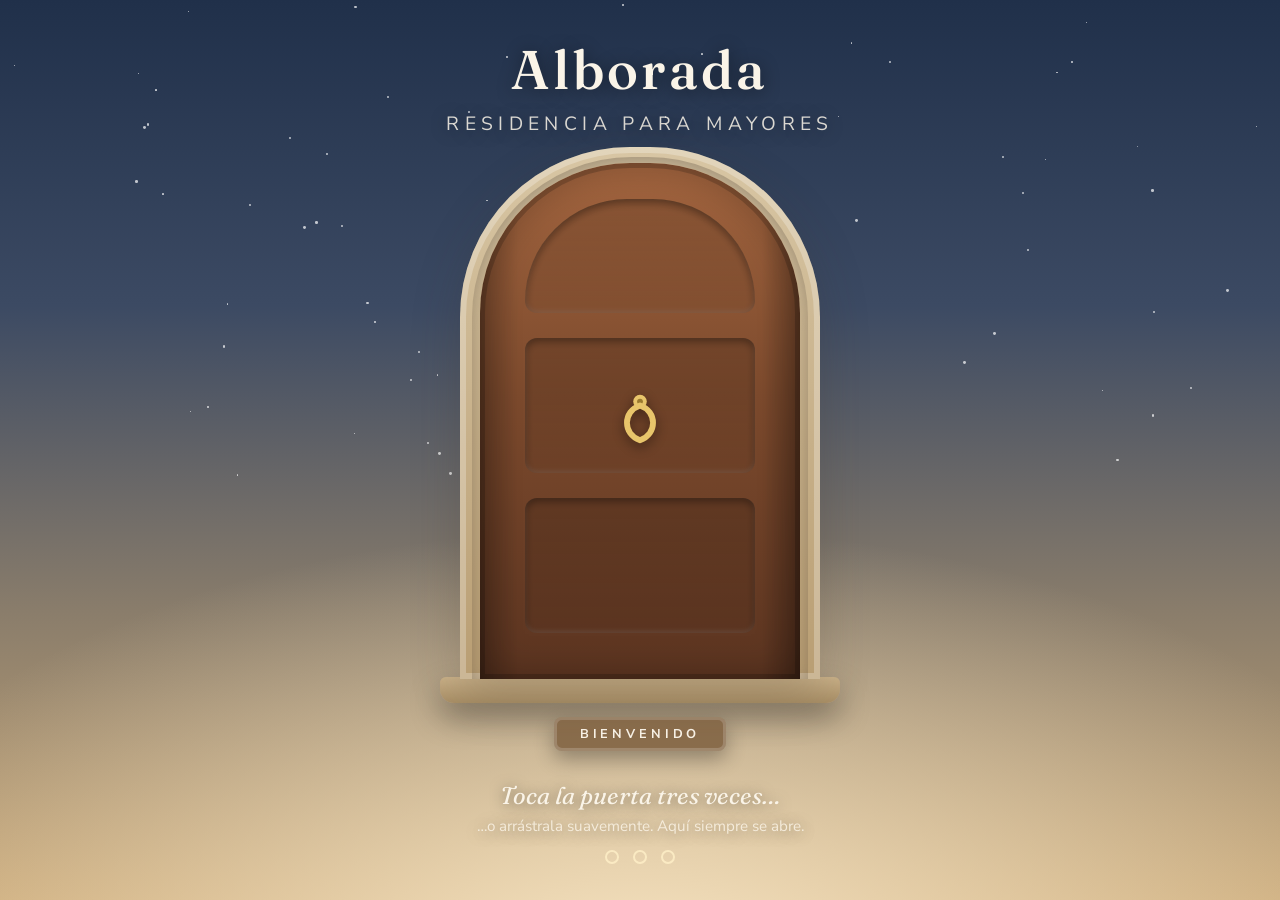
<file: index.html>
<!DOCTYPE html>
<html lang="es">
<head>
<meta charset="UTF-8" />
<meta name="viewport" content="width=device-width, initial-scale=1.0, viewport-fit=cover" />
<title>Alborada · Residencia para Mayores — Toca la puerta</title>
<meta name="description" content="Alborada, residencia para adultos mayores. Una experiencia de bienvenida: toca la puerta, entra y recorre nuestros espacios como un mapa vivo. Seguridad, calidez y confianza." />
<link rel="icon" href="data:image/svg+xml,%3Csvg xmlns='http://www.w3.org/2000/svg' viewBox='0 0 100 100'%3E%3Ctext x='50' y='75' font-size='70' text-anchor='middle'%3E%F0%9F%8F%A1%3C/text%3E%3C/svg%3E" />
<link rel="preconnect" href="https://fonts.googleapis.com" />
<link rel="preconnect" href="https://fonts.gstatic.com" crossorigin />
<link href="https://fonts.googleapis.com/css2?family=Fraunces:ital,opsz,wght@0,9..144,400;0,9..144,550;0,9..144,650;1,9..144,400&family=Nunito+Sans:ital,wght@0,400;0,600;0,700;1,400&display=swap" rel="stylesheet" />
<style>
  :root{
    --crema:#faf4e8;
    --arena:#f0e4cf;
    --madera:#7c4a2d;
    --madera-osc:#5b3420;
    --madera-clara:#a3653f;
    --terracota:#c96f4a;
    --oliva:#6b7f4f;
    --oliva-osc:#4d5f38;
    --salvia:#a8b98a;
    --tinta:#3d3227;
    --tinta-suave:#6d5f4e;
    --dorado:#e0a53c;
    --luz:#ffe9b8;
    --blanco:#fffdf8;
    --sombra:0 18px 50px rgba(61,50,39,.22);
    --radio:22px;
    --fuente-titulo:"Fraunces", Georgia, serif;
    --fuente-texto:"Nunito Sans", "Segoe UI", sans-serif;
  }
  *{margin:0;padding:0;box-sizing:border-box;}
  html,body{height:100%;}
  body{
    font-family:var(--fuente-texto);
    color:var(--tinta);
    background:var(--crema);
    overflow:hidden;
    -webkit-font-smoothing:antialiased;
  }
  button{font-family:inherit;cursor:pointer;}
  .oculto{display:none !important;}

  /* ============================================================
     ESCENA 1 · EL UMBRAL — la puerta que hay que tocar
     ============================================================ */
  #escena-puerta{
    position:fixed;inset:0;
    display:flex;align-items:center;justify-content:center;
    background:
      radial-gradient(120% 90% at 50% 108%, #f5e3c2 0%, transparent 55%),
      linear-gradient(180deg,#20304a 0%,#3c4a63 34%,#8a7d6b 68%,#c9a877 100%);
    z-index:40;
    transition:opacity 1.6s ease, visibility 1.6s;
  }
  #escena-puerta.desvanecer{opacity:0;visibility:hidden;pointer-events:none;}

  .estrellas{position:absolute;inset:0;overflow:hidden;pointer-events:none;}
  .estrella{position:absolute;background:#fff;border-radius:50%;opacity:.7;animation:titilar 4s ease-in-out infinite;}
  @keyframes titilar{0%,100%{opacity:.15}50%{opacity:.8}}

  .fachada{
    position:relative;
    display:flex;flex-direction:column;align-items:center;
    z-index:2;
    user-select:none;-webkit-user-select:none;
  }

  .rotulo-casa{
    text-align:center;margin-bottom:26px;color:var(--crema);
    text-shadow:0 2px 18px rgba(0,0,0,.45);
  }
  .rotulo-casa h1{
    font-family:var(--fuente-titulo);font-weight:550;
    font-size:clamp(2rem,5.5vw,3.4rem);letter-spacing:.06em;
  }
  .rotulo-casa p{
    margin-top:8px;font-size:clamp(1rem,2.4vw,1.2rem);
    letter-spacing:.28em;text-transform:uppercase;opacity:.85;
  }

  /* marco de la puerta */
  .portal{
    position:relative;
    width:min(320px,72vw);
    aspect-ratio:0.62;
    perspective:1400px;
  }
  .marco{
    position:absolute;inset:-16px -20px 0 -20px;
    background:linear-gradient(180deg,#d8c6a4,#b99e73);
    border-radius:170px 170px 0 0;
    box-shadow:var(--sombra), inset 0 0 0 6px rgba(255,255,255,.25);
  }
  .marco::before{
    content:"";position:absolute;inset:10px 12px 0 12px;
    border-radius:160px 160px 0 0;
    box-shadow:inset 0 6px 18px rgba(61,50,39,.35);
  }
  .luz-interior{
    position:absolute;inset:0;
    border-radius:150px 150px 0 0;
    background:radial-gradient(80% 90% at 50% 30%, var(--luz) 0%, #f7c873 55%, #e8a04b 100%);
    opacity:0;transition:opacity 1.4s ease .3s;
    box-shadow:0 0 90px 30px rgba(255,214,140,0);
  }
  .portal.abierta .luz-interior{opacity:1;box-shadow:0 0 130px 50px rgba(255,214,140,.55);transition:opacity 1.4s ease .3s, box-shadow 2s ease .3s;}

  .hoja{
    position:absolute;inset:0;
    transform-style:preserve-3d;
    transform-origin:left center;
    transition:transform 2.1s cubic-bezier(.6,.05,.25,1);
    border-radius:150px 150px 0 0;
    background:
      linear-gradient(90deg, rgba(0,0,0,.22) 0%, transparent 12%, transparent 88%, rgba(0,0,0,.28) 100%),
      linear-gradient(180deg,var(--madera-clara) 0%,var(--madera) 45%,var(--madera-osc) 100%);
    box-shadow:inset 0 0 0 5px rgba(0,0,0,.18), inset 0 0 40px rgba(0,0,0,.25);
    cursor:pointer;
    touch-action:none;
  }
  .hoja:focus-visible{outline:4px solid var(--dorado);outline-offset:6px;}
  .portal.abierta .hoja{transform:rotateY(-104deg);cursor:default;}

  /* cuarterones tallados */
  .cuarteron{
    position:absolute;left:14%;right:14%;
    border-radius:12px;
    box-shadow:inset 0 3px 8px rgba(0,0,0,.4), inset 0 -2px 5px rgba(255,255,255,.12);
    background:linear-gradient(180deg,rgba(0,0,0,.14),rgba(0,0,0,.05));
    pointer-events:none;
  }
  .cuarteron.arco{top:7%;height:22%;border-radius:120px 120px 14px 14px;}
  .cuarteron.medio{top:34%;height:26%;}
  .cuarteron.bajo{top:65%;height:26%;}

  .aldaba{
    position:absolute;left:50%;top:44%;transform:translateX(-50%);
    width:58px;height:58px;pointer-events:none;
    filter:drop-shadow(0 4px 6px rgba(0,0,0,.45));
    transform-origin:50% 12%;
  }
  .portal.golpeando .aldaba{animation:golpe .38s ease;}
  @keyframes golpe{
    0%{transform:translateX(-50%) rotate(0)}
    35%{transform:translateX(-50%) rotate(-24deg)}
    70%{transform:translateX(-50%) rotate(6deg)}
    100%{transform:translateX(-50%) rotate(0)}
  }

  .onda{
    position:absolute;width:20px;height:20px;border-radius:50%;
    border:3px solid rgba(255,236,190,.95);
    transform:translate(-50%,-50%);
    animation:expandir .9s ease-out forwards;
    pointer-events:none;
  }
  @keyframes expandir{
    from{opacity:.95;scale:1}
    to{opacity:0;scale:7}
  }

  .peldano{
    width:min(400px,86vw);height:26px;margin-top:-2px;
    background:linear-gradient(180deg,#cbb289,#a98f66);
    border-radius:6px 6px 14px 14px;
    box-shadow:0 14px 30px rgba(0,0,0,.35);
  }
  .felpudo{
    margin-top:14px;padding:8px 26px;
    background:#8a6d4c;color:var(--crema);
    border-radius:8px;font-weight:700;letter-spacing:.3em;
    font-size:.8rem;text-transform:uppercase;
    box-shadow:0 8px 20px rgba(0,0,0,.3), inset 0 0 0 3px rgba(255,255,255,.18);
  }

  .guia-puerta{
    margin-top:30px;text-align:center;color:var(--crema);
    text-shadow:0 2px 14px rgba(0,0,0,.5);
    min-height:76px;
  }
  .guia-puerta .principal{
    font-family:var(--fuente-titulo);font-style:italic;
    font-size:clamp(1.15rem,3vw,1.5rem);
    animation:respirar 3.2s ease-in-out infinite;
  }
  .guia-puerta .secundaria{margin-top:6px;font-size:.95rem;opacity:.8;}
  @keyframes respirar{0%,100%{opacity:.55}50%{opacity:1}}

  .contador-golpes{
    display:flex;gap:14px;justify-content:center;margin-top:14px;
  }
  .contador-golpes span{
    width:14px;height:14px;border-radius:50%;
    border:2px solid rgba(255,240,200,.8);
    transition:background .3s, box-shadow .3s;
  }
  .contador-golpes span.lleno{
    background:var(--dorado);
    box-shadow:0 0 14px rgba(224,165,60,.9);
  }

  /* ============================================================
     BIENVENIDA — mensaje tras abrir la puerta
     ============================================================ */
  #bienvenida{
    position:fixed;inset:0;z-index:45;
    display:flex;align-items:center;justify-content:center;
    background:radial-gradient(90% 90% at 50% 40%, rgba(255,233,184,.97) 0%, rgba(245,222,176,.985) 60%, rgba(233,203,150,1) 100%);
    opacity:0;visibility:hidden;
    transition:opacity 1.3s ease, visibility 1.3s;
  }
  #bienvenida.visible{opacity:1;visibility:visible;}
  #bienvenida.desvanecer{opacity:0;visibility:hidden;pointer-events:none;}
  .tarjeta-bienvenida{
    max-width:640px;padding:40px clamp(22px,6vw,60px);text-align:center;
  }
  .tarjeta-bienvenida .sol{font-size:3rem;display:block;margin-bottom:18px;animation:flotar 5s ease-in-out infinite;}
  @keyframes flotar{0%,100%{transform:translateY(0)}50%{transform:translateY(-10px)}}
  .tarjeta-bienvenida h2{
    font-family:var(--fuente-titulo);font-weight:550;
    font-size:clamp(1.9rem,5vw,3rem);color:var(--madera-osc);
    line-height:1.15;
  }
  .tarjeta-bienvenida p{
    margin-top:20px;font-size:clamp(1.05rem,2.6vw,1.25rem);
    line-height:1.75;color:var(--tinta-suave);
  }
  .frase{opacity:0;transform:translateY(14px);transition:opacity 1s ease, transform 1s ease;}
  .frase.entra{opacity:1;transform:translateY(0);}
  .boton-principal{
    margin-top:34px;padding:16px 42px;border:none;border-radius:999px;
    background:linear-gradient(180deg,var(--terracota),#b05a38);
    color:var(--blanco);font-size:1.15rem;font-weight:700;letter-spacing:.03em;
    box-shadow:0 12px 30px rgba(176,90,56,.4);
    transition:transform .25s ease, box-shadow .25s ease, opacity .8s ease;
  }
  .boton-principal:hover{transform:translateY(-3px);box-shadow:0 18px 38px rgba(176,90,56,.5);}
  .boton-principal:focus-visible{outline:4px solid var(--madera-osc);outline-offset:4px;}

  /* ============================================================
     ESCENA 2 · EL MAPA — la residencia como plano vivo
     ============================================================ */
  #escena-mapa{
    position:fixed;inset:0;z-index:10;
    background:linear-gradient(180deg,#dfe8c8 0%, #cfdcae 100%);
    opacity:0;transition:opacity 1.4s ease;
  }
  #escena-mapa.visible{opacity:1;}

  #lienzo{
    position:absolute;inset:0;overflow:hidden;
    cursor:grab;touch-action:none;
  }
  #lienzo.arrastrando{cursor:grabbing;}
  #mundo{
    position:absolute;left:0;top:0;
    transform-origin:0 0;
    will-change:transform;
  }
  #mundo svg{display:block;}

  /* barra superior */
  .barra{
    position:absolute;top:0;left:0;right:0;z-index:20;
    display:flex;align-items:center;justify-content:space-between;
    gap:12px;padding:14px clamp(14px,3vw,28px);
    background:linear-gradient(180deg,rgba(250,244,232,.96),rgba(250,244,232,.75) 70%,transparent);
    pointer-events:none;
  }
  .barra > *{pointer-events:auto;}
  .marca{display:flex;align-items:center;gap:10px;}
  .marca .sello{
    width:44px;height:44px;border-radius:50%;
    display:grid;place-items:center;font-size:1.4rem;
    background:var(--blanco);box-shadow:0 6px 16px rgba(61,50,39,.18);
  }
  .marca strong{
    font-family:var(--fuente-titulo);font-weight:650;
    font-size:1.25rem;color:var(--madera-osc);letter-spacing:.04em;
  }
  .marca small{display:block;font-size:.72rem;letter-spacing:.22em;text-transform:uppercase;color:var(--tinta-suave);}
  .boton-visita{
    padding:11px 22px;border:none;border-radius:999px;
    background:var(--oliva-osc);color:var(--blanco);
    font-weight:700;font-size:.95rem;
    box-shadow:0 8px 20px rgba(77,95,56,.35);
    transition:transform .2s ease;
  }
  .boton-visita:hover{transform:translateY(-2px);}

  .pista-mapa{
    position:absolute;bottom:22px;left:50%;transform:translateX(-50%);
    z-index:20;padding:12px 24px;border-radius:999px;
    background:rgba(61,50,39,.82);color:var(--crema);
    font-size:.95rem;letter-spacing:.02em;
    box-shadow:0 10px 26px rgba(0,0,0,.25);
    display:flex;align-items:center;gap:10px;
    transition:opacity .8s ease;white-space:nowrap;
  }
  .pista-mapa.desvanecer{opacity:0;pointer-events:none;}
  .mano{display:inline-block;animation:vaiven 2s ease-in-out infinite;}
  @keyframes vaiven{0%,100%{transform:translateX(-7px)}50%{transform:translateX(7px)}}

  .controles-zoom{
    position:absolute;right:16px;bottom:22px;z-index:20;
    display:flex;flex-direction:column;gap:8px;
  }
  .controles-zoom button{
    width:46px;height:46px;border:none;border-radius:14px;
    background:var(--blanco);color:var(--madera-osc);
    font-size:1.5rem;font-weight:700;line-height:1;
    box-shadow:0 8px 18px rgba(61,50,39,.2);
    transition:transform .15s ease;
  }
  .controles-zoom button:hover{transform:scale(1.07);}

  /* hotspots dentro del SVG */
  .hotspot{cursor:pointer;}
  .hotspot .halo{
    transform-origin:center;transform-box:fill-box;
    animation:pulso 2.6s ease-out infinite;
  }
  @keyframes pulso{
    0%{opacity:.75;transform:scale(.6)}
    70%{opacity:0;transform:scale(1.9)}
    100%{opacity:0;transform:scale(1.9)}
  }
  .hotspot .nucleo{transition:transform .25s ease;transform-origin:center;transform-box:fill-box;}
  .hotspot:hover .nucleo, .hotspot:focus .nucleo{transform:scale(1.25);}
  .hotspot:focus{outline:none;}
  .hotspot:focus .nucleo{stroke:var(--tinta);stroke-width:3;}
  .etiqueta-mapa{
    font-family:var(--fuente-texto);font-weight:700;
    fill:var(--madera-osc);pointer-events:none;
  }
  .etiqueta-suave{font-family:var(--fuente-titulo);font-style:italic;fill:#5f6d45;pointer-events:none;}

  /* panel de historia de cada espacio */
  #panel{
    position:absolute;top:0;right:0;bottom:0;z-index:30;
    width:min(440px,100%);
    background:var(--blanco);
    box-shadow:-18px 0 60px rgba(61,50,39,.28);
    transform:translateX(105%);
    transition:transform .55s cubic-bezier(.32,.9,.35,1);
    display:flex;flex-direction:column;
    border-radius:26px 0 0 26px;
  }
  #panel.abierto{transform:translateX(0);}
  .panel-cabecera{
    position:relative;
    padding:34px 30px 22px;
    border-radius:26px 0 0 0;
    color:var(--blanco);
    background:linear-gradient(140deg,var(--panel-color-a,#c96f4a),var(--panel-color-b,#8a4a2d));
  }
  .panel-cabecera .icono{font-size:2.6rem;display:block;margin-bottom:10px;}
  .panel-cabecera h3{
    font-family:var(--fuente-titulo);font-weight:600;
    font-size:1.7rem;line-height:1.2;
  }
  .panel-cabecera .lema{margin-top:6px;font-style:italic;opacity:.92;font-size:1rem;}
  .cerrar-panel{
    position:absolute;top:16px;right:16px;
    width:40px;height:40px;border:none;border-radius:50%;
    background:rgba(255,255,255,.25);color:var(--blanco);
    font-size:1.25rem;line-height:1;
    transition:background .2s;
  }
  .cerrar-panel:hover{background:rgba(255,255,255,.4);}
  .panel-cuerpo{
    flex:1;overflow-y:auto;padding:26px 30px 30px;
  }
  .panel-cuerpo p{font-size:1.06rem;line-height:1.8;color:var(--tinta-suave);}
  .panel-cuerpo p + p{margin-top:14px;}
  .sellos-confianza{
    margin-top:22px;display:flex;flex-wrap:wrap;gap:10px;
  }
  .sello-chip{
    display:inline-flex;align-items:center;gap:7px;
    padding:9px 16px;border-radius:999px;
    background:var(--arena);color:var(--madera-osc);
    font-size:.9rem;font-weight:700;
  }
  .panel-pie{
    padding:18px 30px 26px;border-top:1px solid #eee3cd;
    display:flex;gap:10px;
  }
  .boton-secundario{
    flex:1;padding:13px 18px;border-radius:14px;border:2px solid var(--oliva-osc);
    background:transparent;color:var(--oliva-osc);font-weight:700;font-size:.98rem;
    transition:background .2s,color .2s;
  }
  .boton-secundario:hover{background:var(--oliva-osc);color:var(--blanco);}

  /* modal de visita */
  #modal-visita{
    position:fixed;inset:0;z-index:60;
    display:flex;align-items:center;justify-content:center;
    background:rgba(43,35,26,.55);backdrop-filter:blur(4px);
    opacity:0;visibility:hidden;transition:opacity .4s ease, visibility .4s;
    padding:20px;
  }
  #modal-visita.visible{opacity:1;visibility:visible;}
  .tarjeta-visita{
    width:min(480px,100%);background:var(--blanco);
    border-radius:var(--radio);padding:38px 34px;text-align:center;
    box-shadow:var(--sombra);
    transform:translateY(16px);transition:transform .4s ease;
  }
  #modal-visita.visible .tarjeta-visita{transform:translateY(0);}
  .tarjeta-visita h3{
    font-family:var(--fuente-titulo);font-weight:600;
    font-size:1.8rem;color:var(--madera-osc);
  }
  .tarjeta-visita > p{margin-top:12px;color:var(--tinta-suave);line-height:1.7;}
  .datos-contacto{
    margin-top:24px;display:flex;flex-direction:column;gap:12px;text-align:left;
  }
  .dato{
    display:flex;align-items:center;gap:14px;
    padding:14px 18px;border-radius:16px;background:var(--crema);
    font-size:1.05rem;color:var(--tinta);font-weight:600;
  }
  .dato span:first-child{font-size:1.4rem;}
  .nota-horario{margin-top:18px;font-size:.9rem;color:var(--tinta-suave);}

  /* accesibilidad / movimiento reducido */
  @media (prefers-reduced-motion:reduce){
    *,*::before,*::after{animation-duration:.01ms !important;animation-iteration-count:1 !important;transition-duration:.2s !important;}
    .hoja{transition-duration:.6s !important;}
  }
  @media (max-width:560px){
    .marca small{display:none;}
    .pista-mapa{font-size:.85rem;padding:10px 18px;}
    #panel{border-radius:26px 26px 0 0;top:auto;height:72%;width:100%;transform:translateY(105%);}
    #panel.abierto{transform:translateY(0);}
    .panel-cabecera{border-radius:26px 26px 0 0;}
  }
</style>
</head>
<body>

<!-- ══════════════ ESCENA 1 · LA PUERTA ══════════════ -->
<section id="escena-puerta" aria-label="Entrada de la residencia">
  <div class="estrellas" id="estrellas" aria-hidden="true"></div>

  <div class="fachada">
    <header class="rotulo-casa">
      <h1>Alborada</h1>
      <p>Residencia para mayores</p>
    </header>

    <div class="portal" id="portal">
      <div class="marco" aria-hidden="true"></div>
      <div class="luz-interior" aria-hidden="true"></div>
      <div class="hoja" id="puerta" role="button" tabindex="0"
           aria-label="Puerta de la residencia. Tócala tres veces o arrástrala para abrirla y entrar.">
        <div class="cuarteron arco"></div>
        <div class="cuarteron medio"></div>
        <div class="cuarteron bajo"></div>
        <svg class="aldaba" viewBox="0 0 60 60" aria-hidden="true">
          <circle cx="30" cy="12" r="7" fill="#e8c56b"/>
          <circle cx="30" cy="12" r="3" fill="#9a7a2f"/>
          <path d="M30 16 C 12 22, 12 46, 30 52 C 48 46, 48 22, 30 16 Z"
                fill="none" stroke="#e8c56b" stroke-width="6" stroke-linecap="round"/>
        </svg>
      </div>
    </div>

    <div class="peldano" aria-hidden="true"></div>
    <div class="felpudo" aria-hidden="true">Bienvenido</div>

    <div class="guia-puerta" aria-live="polite">
      <p class="principal" id="guia-texto">Toca la puerta tres veces…</p>
      <p class="secundaria">…o arrástrala suavemente. Aquí siempre se abre.</p>
      <div class="contador-golpes" aria-hidden="true">
        <span id="golpe-1"></span><span id="golpe-2"></span><span id="golpe-3"></span>
      </div>
    </div>
  </div>
</section>

<!-- ══════════════ BIENVENIDA ══════════════ -->
<section id="bienvenida" aria-label="Bienvenida" aria-live="polite">
  <div class="tarjeta-bienvenida">
    <span class="sol" aria-hidden="true">🌅</span>
    <h2 class="frase" id="frase-1">Pasa. Te estábamos esperando.</h2>
    <p class="frase" id="frase-2">
      En Alborada las puertas no se cierran: se abren a una casa donde cada día
      empieza con calma y compañía. Un lugar seguro para vivir, no solo para estar.
    </p>
    <p class="frase" id="frase-3">
      Camina con nosotros. Recorre la casa a tu ritmo, como quien pasea por su propio jardín.
    </p>
    <button class="boton-principal frase" id="btn-entrar">Recorrer la casa</button>
  </div>
</section>

<!-- ══════════════ ESCENA 2 · EL MAPA ══════════════ -->
<section id="escena-mapa" aria-label="Plano de la residencia">
  <div id="lienzo">
    <div id="mundo">
      <svg id="plano" width="1800" height="1200" viewBox="0 0 1800 1200" role="img"
           aria-label="Plano ilustrado de la residencia Alborada con sus espacios">
        <defs>
          <radialGradient id="cesped" cx="50%" cy="40%" r="75%">
            <stop offset="0%" stop-color="#cfe0a8"/>
            <stop offset="100%" stop-color="#b3c98a"/>
          </radialGradient>
          <linearGradient id="tejado" x1="0" y1="0" x2="0" y2="1">
            <stop offset="0%" stop-color="#f7ede0"/>
            <stop offset="100%" stop-color="#efe0c8"/>
          </linearGradient>
          <linearGradient id="agua" x1="0" y1="0" x2="1" y2="1">
            <stop offset="0%" stop-color="#a8cfe0"/>
            <stop offset="100%" stop-color="#7fb2cc"/>
          </linearGradient>
        </defs>

        <!-- jardín general -->
        <rect x="0" y="0" width="1800" height="1200" fill="url(#cesped)"/>

        <!-- caminos -->
        <path d="M900 1200 L900 1010 Q900 980 870 980 L560 980"
              fill="none" stroke="#e6d3ae" stroke-width="46" stroke-linecap="round"/>
        <path d="M900 1200 L900 1010 Q900 980 930 980 L1240 980"
              fill="none" stroke="#e6d3ae" stroke-width="46" stroke-linecap="round"/>
        <path d="M900 1010 L900 870" fill="none" stroke="#e6d3ae" stroke-width="52" stroke-linecap="round"/>
        <path d="M250 610 Q 420 560 560 610 T 900 640" fill="none" stroke="#e6d3ae" stroke-width="30" stroke-linecap="round" opacity=".8"/>
        <path d="M1550 640 Q 1400 580 1260 630" fill="none" stroke="#e6d3ae" stroke-width="30" stroke-linecap="round" opacity=".8"/>

        <!-- estanque -->
        <ellipse cx="1470" cy="930" rx="150" ry="88" fill="url(#agua)" stroke="#6fa3bd" stroke-width="5"/>
        <ellipse cx="1430" cy="912" rx="26" ry="10" fill="#ffffff" opacity=".45"/>
        <ellipse cx="1510" cy="950" rx="18" ry="7" fill="#ffffff" opacity=".35"/>
        <text x="1470" y="1052" text-anchor="middle" class="etiqueta-suave" font-size="26">el estanque</text>

        <!-- naranjos (jardín oeste) -->
        <g id="naranjos">
          <g transform="translate(300,760)"><circle r="52" fill="#7ba05b"/><circle r="52" fill="#87ac66" transform="translate(-8,-10)"/><circle cx="-14" cy="-6" r="7" fill="#e8923a"/><circle cx="16" cy="8" r="7" fill="#e8923a"/><circle cx="4" cy="-22" r="7" fill="#e8923a"/></g>
          <g transform="translate(430,840)"><circle r="46" fill="#7ba05b"/><circle r="46" fill="#87ac66" transform="translate(6,-8)"/><circle cx="-10" cy="0" r="6" fill="#e8923a"/><circle cx="14" cy="-14" r="6" fill="#e8923a"/></g>
          <g transform="translate(230,930)"><circle r="56" fill="#74975a"/><circle r="56" fill="#83a568" transform="translate(-6,-9)"/><circle cx="10" cy="-10" r="7" fill="#e8923a"/><circle cx="-18" cy="10" r="7" fill="#e8923a"/><circle cx="20" cy="16" r="7" fill="#e8923a"/></g>
          <g transform="translate(380,1010)"><circle r="48" fill="#7ba05b"/><circle cx="-12" cy="-8" r="6" fill="#e8923a"/><circle cx="12" cy="6" r="6" fill="#e8923a"/></g>
          <!-- banca -->
          <g transform="translate(320,880)">
            <rect x="-40" y="0" width="80" height="12" rx="5" fill="#8a6d4c"/>
            <rect x="-40" y="-16" width="80" height="10" rx="5" fill="#a3835d"/>
            <rect x="-34" y="10" width="8" height="16" fill="#6f5537"/>
            <rect x="26" y="10" width="8" height="16" fill="#6f5537"/>
          </g>
        </g>
        <text x="330" y="1105" text-anchor="middle" class="etiqueta-suave" font-size="26">jardín de los naranjos</text>

        <!-- arboleda -->
        <g>
          <g transform="translate(1580,420)"><circle r="50" fill="#7ba05b"/><circle r="50" fill="#87ac66" transform="translate(-7,-8)"/></g>
          <g transform="translate(1660,540)"><circle r="42" fill="#74975a"/></g>
          <g transform="translate(1600,760)"><circle r="46" fill="#7ba05b"/></g>
          <g transform="translate(150,420)"><circle r="46" fill="#7ba05b"/><circle r="46" fill="#87ac66" transform="translate(6,-7)"/></g>
          <g transform="translate(120,240)"><circle r="52" fill="#74975a"/></g>
        </g>

        <!-- ══ edificio en U ══ -->
        <!-- ala norte: habitaciones -->
        <g>
          <rect x="430" y="150" width="940" height="220" rx="26" fill="url(#tejado)" stroke="#c9a877" stroke-width="6"/>
          <line x1="430" y1="260" x2="1370" y2="260" stroke="#d9c6a4" stroke-width="3"/>
          <g fill="#f4d6a0" stroke="#c9a877" stroke-width="3">
            <rect x="480" y="190" width="46" height="46" rx="8"/><rect x="570" y="190" width="46" height="46" rx="8"/>
            <rect x="660" y="190" width="46" height="46" rx="8"/><rect x="750" y="190" width="46" height="46" rx="8"/>
            <rect x="1010" y="190" width="46" height="46" rx="8"/><rect x="1100" y="190" width="46" height="46" rx="8"/>
            <rect x="1190" y="190" width="46" height="46" rx="8"/><rect x="1280" y="190" width="46" height="46" rx="8"/>
          </g>
          <text x="900" y="225" text-anchor="middle" class="etiqueta-mapa" font-size="30">Habitaciones · Tu refugio</text>
        </g>

        <!-- ala oeste: comedor -->
        <g>
          <rect x="430" y="370" width="260" height="450" rx="26" fill="url(#tejado)" stroke="#c9a877" stroke-width="6"/>
          <g stroke="#c9a877" stroke-width="3" fill="#f4d6a0">
            <circle cx="520" cy="500" r="26"/><circle cx="610" cy="500" r="26"/>
            <circle cx="520" cy="620" r="26"/><circle cx="610" cy="620" r="26"/>
          </g>
          <text x="560" y="760" text-anchor="middle" class="etiqueta-mapa" font-size="28">La Mesa</text>
          <text x="560" y="792" text-anchor="middle" class="etiqueta-mapa" font-size="28">Grande</text>
        </g>

        <!-- ala este: salón y biblioteca -->
        <g>
          <rect x="1110" y="370" width="260" height="450" rx="26" fill="url(#tejado)" stroke="#c9a877" stroke-width="6"/>
          <g fill="#c9a877">
            <rect x="1160" y="450" width="30" height="90" rx="5"/>
            <rect x="1200" y="430" width="30" height="110" rx="5"/>
            <rect x="1240" y="460" width="30" height="80" rx="5"/>
            <rect x="1280" y="440" width="30" height="100" rx="5"/>
          </g>
          <text x="1240" y="600" text-anchor="middle" class="etiqueta-mapa" font-size="28">Salón de</text>
          <text x="1240" y="632" text-anchor="middle" class="etiqueta-mapa" font-size="28">la Memoria</text>
        </g>

        <!-- patio central -->
        <g>
          <rect x="720" y="400" width="360" height="330" rx="30" fill="#c4d69b" stroke="#a9bd7f" stroke-width="5"/>
          <circle cx="900" cy="545" r="58" fill="#b1cfe0" stroke="#7fa8c2" stroke-width="5"/>
          <circle cx="900" cy="545" r="16" fill="#eef6fa"/>
          <g transform="translate(790,470)"><circle r="30" fill="#7ba05b"/></g>
          <g transform="translate(1010,640)"><circle r="30" fill="#7ba05b"/></g>
          <text x="900" y="700" text-anchor="middle" class="etiqueta-suave" font-size="24">patio de la fuente</text>
        </g>

        <!-- recepción (sur del patio) -->
        <g>
          <rect x="760" y="740" width="280" height="150" rx="24" fill="url(#tejado)" stroke="#c9a877" stroke-width="6"/>
          <rect x="868" y="810" width="64" height="80" rx="10" fill="#8a5a36"/>
          <circle cx="884" cy="852" r="5" fill="#e8c56b"/>
          <text x="900" y="790" text-anchor="middle" class="etiqueta-mapa" font-size="26">El Umbral</text>
        </g>

        <!-- bienestar y salud (noreste) -->
        <g>
          <rect x="1410" y="180" width="240" height="220" rx="24" fill="url(#tejado)" stroke="#c9a877" stroke-width="6"/>
          <rect x="1510" y="240" width="40" height="110" rx="8" fill="#d98a72"/>
          <rect x="1475" y="275" width="110" height="40" rx="8" fill="#d98a72"/>
          <text x="1530" y="375" text-anchor="middle" class="etiqueta-mapa" font-size="24">Bienestar</text>
        </g>

        <!-- sala de familias (sureste) -->
        <g>
          <rect x="1120" y="850" width="240" height="170" rx="24" fill="url(#tejado)" stroke="#c9a877" stroke-width="6"/>
          <g fill="#c9a877">
            <circle cx="1190" cy="915" r="18"/><circle cx="1240" cy="905" r="18"/><circle cx="1290" cy="915" r="18"/>
            <path d="M1180 940 q 60 30 120 0" stroke="#c9a877" stroke-width="8" fill="none" stroke-linecap="round"/>
          </g>
          <text x="1240" y="1000" text-anchor="middle" class="etiqueta-mapa" font-size="24">Sala de Familias</text>
        </g>

        <!-- huerto (suroeste) -->
        <g>
          <rect x="540" y="860" width="200" height="150" rx="18" fill="#d3b98a" stroke="#b99e73" stroke-width="5"/>
          <g stroke="#6b7f4f" stroke-width="6" stroke-linecap="round">
            <line x1="565" y1="885" x2="715" y2="885"/><line x1="565" y1="915" x2="715" y2="915"/>
            <line x1="565" y1="945" x2="715" y2="945"/><line x1="565" y1="975" x2="715" y2="975"/>
          </g>
          <g fill="#8fae5f">
            <circle cx="590" cy="885" r="8"/><circle cx="640" cy="915" r="8"/><circle cx="690" cy="945" r="8"/><circle cx="610" cy="975" r="8"/>
          </g>
          <text x="640" y="1045" text-anchor="middle" class="etiqueta-suave" font-size="24">el huerto</text>
        </g>

        <!-- ═══ HOTSPOTS ═══ -->
        <g id="capa-hotspots"></g>
      </svg>
    </div>
  </div>

  <!-- barra superior -->
  <header class="barra">
    <div class="marca">
      <div class="sello" aria-hidden="true">🏡</div>
      <div>
        <strong>Alborada</strong>
        <small>Residencia para mayores</small>
      </div>
    </div>
    <button class="boton-visita" id="btn-visita">Agenda tu visita</button>
  </header>

  <div class="pista-mapa" id="pista-mapa">
    <span class="mano" aria-hidden="true">🖐️</span>
    Arrastra para pasear por la casa · toca los círculos para conocer cada espacio
  </div>

  <div class="controles-zoom" aria-label="Controles de acercamiento">
    <button id="zoom-mas" aria-label="Acercar">+</button>
    <button id="zoom-menos" aria-label="Alejar">−</button>
  </div>

  <!-- panel de historias -->
  <aside id="panel" aria-label="Detalle del espacio" aria-hidden="true">
    <div class="panel-cabecera" id="panel-cabecera">
      <button class="cerrar-panel" id="cerrar-panel" aria-label="Cerrar">✕</button>
      <span class="icono" id="panel-icono"></span>
      <h3 id="panel-titulo"></h3>
      <p class="lema" id="panel-lema"></p>
    </div>
    <div class="panel-cuerpo">
      <p id="panel-historia-1"></p>
      <p id="panel-historia-2"></p>
      <div class="sellos-confianza" id="panel-sellos"></div>
    </div>
    <div class="panel-pie">
      <button class="boton-secundario" id="btn-seguir">Seguir paseando</button>
    </div>
  </aside>
</section>

<!-- ══════════════ MODAL DE VISITA ══════════════ -->
<div id="modal-visita" role="dialog" aria-modal="true" aria-label="Agendar una visita">
  <div class="tarjeta-visita">
    <h3>Ven a tocar la puerta de verdad</h3>
    <p>
      La confianza no se explica: se siente al cruzar el umbral.
      Te esperamos con un café y todo el tiempo del mundo para resolver tus dudas.
    </p>
    <div class="datos-contacto">
      <div class="dato"><span aria-hidden="true">📞</span><span>+52 (55) 0000 0000</span></div>
      <div class="dato"><span aria-hidden="true">✉️</span><span>hola@residencia-alborada.mx</span></div>
      <div class="dato"><span aria-hidden="true">📍</span><span>Camino de los Naranjos 12, Valle de Bravo</span></div>
    </div>
    <p class="nota-horario">Visitas guiadas todos los días, de 10:00 a 18:00 h.</p>
    <button class="boton-principal" id="cerrar-visita" style="margin-top:26px">Volver al paseo</button>
  </div>
</div>

<script>
(function(){
  "use strict";
  var prefiereMenosMovimiento = window.matchMedia("(prefers-reduced-motion: reduce)").matches;

  /* ── cielo estrellado ── */
  var cielo = document.getElementById("estrellas");
  for(var i=0;i<70;i++){
    var e = document.createElement("div");
    e.className = "estrella";
    var t = Math.random()*2.2+0.8;
    e.style.width = e.style.height = t+"px";
    e.style.left = (Math.random()*100)+"%";
    e.style.top = (Math.random()*55)+"%";
    e.style.animationDelay = (Math.random()*4)+"s";
    cielo.appendChild(e);
  }

  /* ── sonido de golpe (Web Audio, sin archivos) ── */
  var ctxAudio = null;
  function sonarGolpe(){
    try{
      if(!ctxAudio) ctxAudio = new (window.AudioContext||window.webkitAudioContext)();
      if(ctxAudio.state === "suspended") ctxAudio.resume();
      var t0 = ctxAudio.currentTime;
      var osc = ctxAudio.createOscillator();
      var gan = ctxAudio.createGain();
      osc.type = "sine";
      osc.frequency.setValueAtTime(150, t0);
      osc.frequency.exponentialRampToValueAtTime(55, t0+0.12);
      gan.gain.setValueAtTime(0.5, t0);
      gan.gain.exponentialRampToValueAtTime(0.001, t0+0.22);
      osc.connect(gan).connect(ctxAudio.destination);
      osc.start(t0); osc.stop(t0+0.25);
    }catch(err){/* sin audio no pasa nada */}
  }
  function sonarBisagra(){
    try{
      if(!ctxAudio) return;
      var t0 = ctxAudio.currentTime;
      var osc = ctxAudio.createOscillator();
      var gan = ctxAudio.createGain();
      osc.type = "triangle";
      osc.frequency.setValueAtTime(180, t0);
      osc.frequency.linearRampToValueAtTime(320, t0+1.4);
      gan.gain.setValueAtTime(0.0001, t0);
      gan.gain.linearRampToValueAtTime(0.06, t0+0.3);
      gan.gain.linearRampToValueAtTime(0.0001, t0+1.6);
      osc.connect(gan).connect(ctxAudio.destination);
      osc.start(t0); osc.stop(t0+1.7);
    }catch(err){}
  }

  /* ══════════ ESCENA 1: la puerta ══════════ */
  var portal = document.getElementById("portal");
  var puerta = document.getElementById("puerta");
  var guia = document.getElementById("guia-texto");
  var golpes = 0, abierta = false;
  var frasesGolpe = ["Uno… la casa te escucha.","Dos… ya vienen a abrir.","Tres. Adelante."];

  function marcarGolpe(x,y){
    if(abierta) return;
    golpes++;
    sonarGolpe();
    portal.classList.remove("golpeando");
    void portal.offsetWidth; /* reinicia la animación de la aldaba */
    portal.classList.add("golpeando");

    var onda = document.createElement("div");
    onda.className = "onda";
    onda.style.left = x+"px";
    onda.style.top = y+"px";
    puerta.appendChild(onda);
    setTimeout(function(){ onda.remove(); }, 1000);

    var punto = document.getElementById("golpe-"+Math.min(golpes,3));
    if(punto) punto.classList.add("lleno");
    guia.textContent = frasesGolpe[Math.min(golpes,3)-1];

    if(golpes>=3) setTimeout(abrirPuerta, 450);
  }

  function abrirPuerta(){
    if(abierta) return;
    abierta = true;
    portal.classList.add("abierta");
    puerta.setAttribute("aria-label","La puerta se está abriendo. Bienvenido a Alborada.");
    sonarBisagra();
    setTimeout(mostrarBienvenida, prefiereMenosMovimiento ? 500 : 1900);
  }

  /* toque / clic / arrastre sobre la puerta */
  var arrastre = {activo:false, x0:0, y0:0, movido:false};
  puerta.addEventListener("pointerdown", function(ev){
    if(abierta) return;
    arrastre.activo = true; arrastre.movido = false;
    arrastre.x0 = ev.clientX; arrastre.y0 = ev.clientY;
    puerta.setPointerCapture(ev.pointerId);
  });
  puerta.addEventListener("pointermove", function(ev){
    if(!arrastre.activo || abierta) return;
    var dx = ev.clientX - arrastre.x0, dy = ev.clientY - arrastre.y0;
    var dist = Math.hypot(dx,dy);
    if(dist > 12) arrastre.movido = true;
    /* arrastre amplio en cualquier dirección: la puerta cede y se abre */
    if(dist > 90){
      arrastre.activo = false;
      guia.textContent = "La puerta cede a tu mano. Adelante.";
      document.querySelectorAll(".contador-golpes span").forEach(function(s){s.classList.add("lleno");});
      abrirPuerta();
    }
  });
  puerta.addEventListener("pointerup", function(ev){
    var eraToque = arrastre.activo && !arrastre.movido;
    arrastre.activo = false;
    if(eraToque && !abierta){
      var r = puerta.getBoundingClientRect();
      marcarGolpe(ev.clientX - r.left, ev.clientY - r.top);
    }
  });
  puerta.addEventListener("keydown", function(ev){
    if((ev.key === "Enter" || ev.key === " ") && !abierta){
      ev.preventDefault();
      var r = puerta.getBoundingClientRect();
      marcarGolpe(r.width/2, r.height/2);
    }
  });

  /* ══════════ BIENVENIDA ══════════ */
  var bienvenida = document.getElementById("bienvenida");
  function mostrarBienvenida(){
    bienvenida.classList.add("visible");
    var frases = ["frase-1","frase-2","frase-3","btn-entrar"];
    frases.forEach(function(id,idx){
      setTimeout(function(){ document.getElementById(id).classList.add("entra"); },
        prefiereMenosMovimiento ? 100 : 500 + idx*900);
    });
    setTimeout(function(){ document.getElementById("btn-entrar").focus(); },
      prefiereMenosMovimiento ? 200 : 500 + frases.length*900);
  }
  document.getElementById("btn-entrar").addEventListener("click", function(){
    bienvenida.classList.add("desvanecer");
    document.getElementById("escena-puerta").classList.add("desvanecer");
    iniciarMapa();
  });

  /* ══════════ ESCENA 2: el mapa ══════════ */
  var escenaMapa = document.getElementById("escena-mapa");
  var lienzo = document.getElementById("lienzo");
  var mundo = document.getElementById("mundo");
  var ANCHO_MAPA = 1800, ALTO_MAPA = 1200;
  var vista = {x:0, y:0, escala:1};
  var mapaIniciado = false;

  var espacios = [
    {
      id:"umbral", x:900, y:815, color:["#c96f4a","#8a4a2d"], icono:"🚪",
      titulo:"El Umbral", lema:"Toda historia de confianza empieza en una puerta abierta.",
      h1:"La recepción de Alborada no parece una recepción: parece la entrada de la casa de alguien que te quiere bien. Aquí hay nombres, no números de habitación; y quien te recibe conoce tu café favorito antes que tu expediente.",
      h2:"Las familias entran sin timbres fríos ni horarios imposibles. La puerta que tocaste para llegar hasta aquí es la misma que nunca se les cierra.",
      sellos:["🔓 Puertas abiertas a las familias","👋 Recibimiento por tu nombre","🕐 Acompañamiento desde el día uno"]
    },
    {
      id:"habitaciones", x:900, y:300, color:["#8a6d9c","#5f4a73"], icono:"🛏️",
      titulo:"Habitaciones · Tu refugio", lema:"Un cuarto propio, con tus fotos, tu manta y tu manera de despertar.",
      h1:"Cada habitación se arma alrededor de quien la habita: la mecedora de siempre, el retrato de la boda, la luz que entra por donde a ti te gusta. No pedimos que nadie se adapte a la casa; la casa se adapta a cada quien.",
      h2:"De noche, la tranquilidad no se apaga: asistencia disponible las 24 horas, botón de llamado al alcance de la mano y rondas silenciosas que cuidan sin despertar.",
      sellos:["🌙 Asistencia 24 horas","🔔 Botón de llamado junto a la cama","🖼️ Decórala con tus recuerdos"]
    },
    {
      id:"comedor", x:560, y:560, color:["#d98e3b","#a8641f"], icono:"🍲",
      titulo:"La Mesa Grande", lema:"Aquí la comida sabe a conversación.",
      h1:"En Alborada se cocina despacio y se come acompañado. El menú lo diseña una nutrióloga, pero lo corrige la abuela que sabe que al caldo le falta hierbabuena. Dietas blandas, sin sal o sin azúcar — sin que dejen de saber a comida de casa.",
      h2:"La sobremesa es sagrada: nadie levanta los platos mientras haya una historia a medio contar.",
      sellos:["🥗 Menús supervisados por nutrición","🍞 Dietas personalizadas","☕ Sobremesa sin prisa"]
    },
    {
      id:"salon", x:1240, y:560, color:["#4f7d8c","#2f5a68"], icono:"📖",
      titulo:"Salón de la Memoria", lema:"Libros, dominó, música… y memoria que se ejercita jugando.",
      h1:"Biblioteca, sala de juegos y taller a la vez. Por la mañana hay lectura en voz alta y gimnasia mental; por la tarde, dominó de campeonato y boleros en el tocadiscos. La memoria se cuida mejor cuando se divierte.",
      h2:"Los talleres de estimulación cognitiva los guían terapeutas ocupacionales, con actividades pensadas también para quienes viven con deterioro cognitivo o demencia.",
      sellos:["🧠 Estimulación cognitiva diaria","🎵 Musicoterapia","🀄 Tardes de juegos y tertulia"]
    },
    {
      id:"patio", x:900, y:545, color:["#6b7f4f","#48592f"], icono:"⛲",
      titulo:"Patio de la Fuente", lema:"El corazón de la casa, al aire libre y a la sombra.",
      h1:"Todos los caminos de Alborada pasan por este patio: el rumor de la fuente, las macetas que cada quien adopta y el sol de media mañana. Es el lugar de los cumpleaños, de la lotería de los viernes y de las visitas que se alargan.",
      h2:"Suelos antiderrapantes, sombras amplias y bancas a cada pocos pasos: un jardín pensado para caminarlo con total seguridad, con bastón, andadera o del brazo de alguien.",
      sellos:["🚶 Senderos seguros y sin escalones","🌤️ Sombra y descanso a cada paso","🎉 Fiestas y celebraciones"]
    },
    {
      id:"bienestar", x:1530, y:290, color:["#c25b5b","#8c3a3a"], icono:"🩺",
      titulo:"Bienestar y Salud", lema:"Cuidado médico cercano, discreto y siempre despierto.",
      h1:"Enfermería las 24 horas, médico geriatra de cabecera y fisioterapia en un espacio luminoso que huele a lavanda, no a hospital. Los medicamentos se administran con doble verificación y cada familia recibe un reporte claro y humano.",
      h2:"La seguridad aquí no es un discurso: es protocolo, capacitación y cariño en la misma dosis.",
      sellos:["⚕️ Enfermería 24/7","🧑‍⚕️ Geriatra de cabecera","💪 Fisioterapia y rehabilitación"]
    },
    {
      id:"familias", x:1240, y:935, color:["#b0679c","#7d4070"], icono:"👨‍👩‍👧",
      titulo:"Sala de Familias", lema:"Porque venir a visitarte tiene que sentirse como volver a casa.",
      h1:"Un salón con sillones hondos, juegos para los nietos y café recién hecho. Las visitas no tienen sala de espera: tienen sala de estar. Y si la distancia aprieta, ayudamos con videollamadas para que la voz de los tuyos llegue todos los días.",
      h2:"Organizamos comidas familiares, tardes de película y hasta pijamadas de nietos. La familia no visita Alborada: la habita un ratito.",
      sellos:["🛋️ Visitas sin horarios rígidos","📹 Videollamadas asistidas","🧸 Espacio para los nietos"]
    },
    {
      id:"huerto", x:640, y:935, color:["#7d8c3f","#57632a"], icono:"🌱",
      titulo:"El Huerto", lema:"Manos en la tierra, calma en la cabeza.",
      h1:"Jitomates, hierbabuena y calabazas que terminan en la Mesa Grande. El huerto es terapia sin parecerlo: regar, podar y cosechar mantienen las manos fuertes y el ánimo en flor.",
      h2:"Camas de cultivo elevadas para trabajar sin agacharse, herramientas ligeras y un espantapájaros que los residentes visten distinto cada temporada.",
      sellos:["🌿 Horticultura terapéutica","🪴 Camas elevadas accesibles","🍅 Cosecha para la cocina"]
    }
  ];

  /* pinta los hotspots en el SVG */
  var NS = "http://www.w3.org/2000/svg";
  var capa = document.getElementById("capa-hotspots");
  espacios.forEach(function(e){
    var g = document.createElementNS(NS,"g");
    g.setAttribute("class","hotspot");
    g.setAttribute("tabindex","0");
    g.setAttribute("role","button");
    g.setAttribute("aria-label","Conocer: "+e.titulo);
    g.setAttribute("transform","translate("+e.x+","+e.y+")");

    var halo = document.createElementNS(NS,"circle");
    halo.setAttribute("class","halo");
    halo.setAttribute("r","30");
    halo.setAttribute("fill","none");
    halo.setAttribute("stroke",e.color[0]);
    halo.setAttribute("stroke-width","5");

    var nucleo = document.createElementNS(NS,"circle");
    nucleo.setAttribute("class","nucleo");
    nucleo.setAttribute("r","24");
    nucleo.setAttribute("fill",e.color[0]);
    nucleo.setAttribute("stroke","#fffdf8");
    nucleo.setAttribute("stroke-width","4");

    var icono = document.createElementNS(NS,"text");
    icono.setAttribute("text-anchor","middle");
    icono.setAttribute("dominant-baseline","central");
    icono.setAttribute("font-size","22");
    icono.setAttribute("pointer-events","none");
    icono.textContent = e.icono;

    g.appendChild(halo); g.appendChild(nucleo); g.appendChild(icono);
    g.addEventListener("click", function(ev){ ev.stopPropagation(); abrirPanel(e); });
    g.addEventListener("keydown", function(ev){
      if(ev.key==="Enter"||ev.key===" "){ ev.preventDefault(); abrirPanel(e); }
    });
    capa.appendChild(g);
  });

  /* ── pan & zoom ── */
  function aplicarVista(){
    var minEscala = Math.max(lienzo.clientWidth/ANCHO_MAPA, lienzo.clientHeight/ALTO_MAPA);
    vista.escala = Math.min(2.2, Math.max(minEscala, vista.escala));
    var minX = lienzo.clientWidth - ANCHO_MAPA*vista.escala;
    var minY = lienzo.clientHeight - ALTO_MAPA*vista.escala;
    vista.x = Math.min(0, Math.max(minX, vista.x));
    vista.y = Math.min(0, Math.max(minY, vista.y));
    mundo.style.transform = "translate("+vista.x+"px,"+vista.y+"px) scale("+vista.escala+")";
  }
  function centrarEn(px,py,escala){
    if(escala) vista.escala = escala;
    vista.x = lienzo.clientWidth/2 - px*vista.escala;
    vista.y = lienzo.clientHeight/2 - py*vista.escala;
    aplicarVista();
  }

  var pan = {activo:false, x0:0, y0:0, vx0:0, vy0:0, seMovio:false};
  var punteros = new Map();
  var pellizco = null;

  lienzo.addEventListener("pointerdown", function(ev){
    punteros.set(ev.pointerId, {x:ev.clientX, y:ev.clientY});
    if(punteros.size === 1){
      pan.activo = true; pan.seMovio = false;
      pan.x0 = ev.clientX; pan.y0 = ev.clientY;
      pan.vx0 = vista.x; pan.vy0 = vista.y;
      lienzo.classList.add("arrastrando");
    } else if(punteros.size === 2){
      var pts = Array.from(punteros.values());
      pellizco = {d0:Math.hypot(pts[0].x-pts[1].x, pts[0].y-pts[1].y), e0:vista.escala};
      pan.activo = false;
    }
    lienzo.setPointerCapture(ev.pointerId);
  });
  lienzo.addEventListener("pointermove", function(ev){
    if(!punteros.has(ev.pointerId)) return;
    punteros.set(ev.pointerId, {x:ev.clientX, y:ev.clientY});
    if(punteros.size === 2 && pellizco){
      var pts = Array.from(punteros.values());
      var d = Math.hypot(pts[0].x-pts[1].x, pts[0].y-pts[1].y);
      var cx = (pts[0].x+pts[1].x)/2, cy = (pts[0].y+pts[1].y)/2;
      var mx = (cx - vista.x)/vista.escala, my = (cy - vista.y)/vista.escala;
      vista.escala = pellizco.e0 * (d/pellizco.d0);
      vista.x = cx - mx*vista.escala; vista.y = cy - my*vista.escala;
      aplicarVista();
      return;
    }
    if(pan.activo){
      var dx = ev.clientX - pan.x0, dy = ev.clientY - pan.y0;
      if(Math.hypot(dx,dy) > 6) pan.seMovio = true;
      vista.x = pan.vx0 + dx; vista.y = pan.vy0 + dy;
      aplicarVista();
      if(pan.seMovio) ocultarPista();
    }
  });
  function soltarPuntero(ev){
    punteros.delete(ev.pointerId);
    if(punteros.size < 2) pellizco = null;
    if(punteros.size === 0){ pan.activo = false; lienzo.classList.remove("arrastrando"); }
  }
  lienzo.addEventListener("pointerup", soltarPuntero);
  lienzo.addEventListener("pointercancel", soltarPuntero);

  lienzo.addEventListener("wheel", function(ev){
    ev.preventDefault();
    var factor = ev.deltaY < 0 ? 1.12 : 0.9;
    var mx = (ev.clientX - vista.x)/vista.escala, my = (ev.clientY - vista.y)/vista.escala;
    vista.escala *= factor;
    vista.x = ev.clientX - mx*vista.escala;
    vista.y = ev.clientY - my*vista.escala;
    aplicarVista();
  }, {passive:false});

  function zoomCentrado(factor){
    var cx = lienzo.clientWidth/2, cy = lienzo.clientHeight/2;
    var mx = (cx - vista.x)/vista.escala, my = (cy - vista.y)/vista.escala;
    vista.escala *= factor;
    vista.x = cx - mx*vista.escala; vista.y = cy - my*vista.escala;
    aplicarVista();
  }
  document.getElementById("zoom-mas").addEventListener("click", function(){ zoomCentrado(1.25); });
  document.getElementById("zoom-menos").addEventListener("click", function(){ zoomCentrado(0.8); });

  window.addEventListener("resize", aplicarVista);

  var pista = document.getElementById("pista-mapa");
  var pistaOculta = false;
  function ocultarPista(){
    if(pistaOculta) return;
    pistaOculta = true;
    pista.classList.add("desvanecer");
  }

  function iniciarMapa(){
    if(mapaIniciado) return;
    mapaIniciado = true;
    escenaMapa.classList.add("visible");
    /* entra por El Umbral, como quien acaba de cruzar la puerta */
    vista.escala = Math.max(lienzo.clientWidth/ANCHO_MAPA, lienzo.clientHeight/ALTO_MAPA) * 1.35;
    centrarEn(900, 815);
    if(!prefiereMenosMovimiento){
      /* paseo suave hacia el patio central */
      var inicio = null, dur = 2600;
      var x0 = 900, y0 = 815, x1 = 900, y1 = 600;
      function paso(ts){
        if(!inicio) inicio = ts;
        var p = Math.min(1,(ts-inicio)/dur);
        var s = p<.5 ? 2*p*p : 1-Math.pow(-2*p+2,2)/2;
        centrarEn(x0+(x1-x0)*s, y0+(y1-y0)*s);
        if(p<1) requestAnimationFrame(paso);
      }
      setTimeout(function(){ requestAnimationFrame(paso); }, 800);
    } else {
      centrarEn(900, 600);
    }
  }

  /* ── panel de historias ── */
  var panel = document.getElementById("panel");
  function abrirPanel(e){
    var cab = document.getElementById("panel-cabecera");
    cab.style.setProperty("--panel-color-a", e.color[0]);
    cab.style.setProperty("--panel-color-b", e.color[1]);
    document.getElementById("panel-icono").textContent = e.icono;
    document.getElementById("panel-titulo").textContent = e.titulo;
    document.getElementById("panel-lema").textContent = e.lema;
    document.getElementById("panel-historia-1").textContent = e.h1;
    document.getElementById("panel-historia-2").textContent = e.h2;
    var cont = document.getElementById("panel-sellos");
    cont.innerHTML = "";
    e.sellos.forEach(function(s){
      var chip = document.createElement("span");
      chip.className = "sello-chip";
      chip.textContent = s;
      cont.appendChild(chip);
    });
    panel.classList.add("abierto");
    panel.setAttribute("aria-hidden","false");
    ocultarPista();
    /* acomoda el mapa para que el punto no quede bajo el panel */
    var margen = window.innerWidth > 560 ? 220 : 0;
    centrarEn(e.x + margen/vista.escala, e.y);
    document.getElementById("cerrar-panel").focus();
  }
  function cerrarPanel(){
    panel.classList.remove("abierto");
    panel.setAttribute("aria-hidden","true");
  }
  document.getElementById("cerrar-panel").addEventListener("click", cerrarPanel);
  document.getElementById("btn-seguir").addEventListener("click", cerrarPanel);
  lienzo.addEventListener("pointerdown", function(){ if(panel.classList.contains("abierto")) cerrarPanel(); });

  /* ── modal de visita ── */
  var modal = document.getElementById("modal-visita");
  document.getElementById("btn-visita").addEventListener("click", function(){
    modal.classList.add("visible");
    document.getElementById("cerrar-visita").focus();
  });
  document.getElementById("cerrar-visita").addEventListener("click", function(){
    modal.classList.remove("visible");
  });
  modal.addEventListener("click", function(ev){
    if(ev.target === modal) modal.classList.remove("visible");
  });

  document.addEventListener("keydown", function(ev){
    if(ev.key === "Escape"){
      if(modal.classList.contains("visible")) modal.classList.remove("visible");
      else if(panel.classList.contains("abierto")) cerrarPanel();
    }
  });
})();
</script>
</body>
</html>
</file>
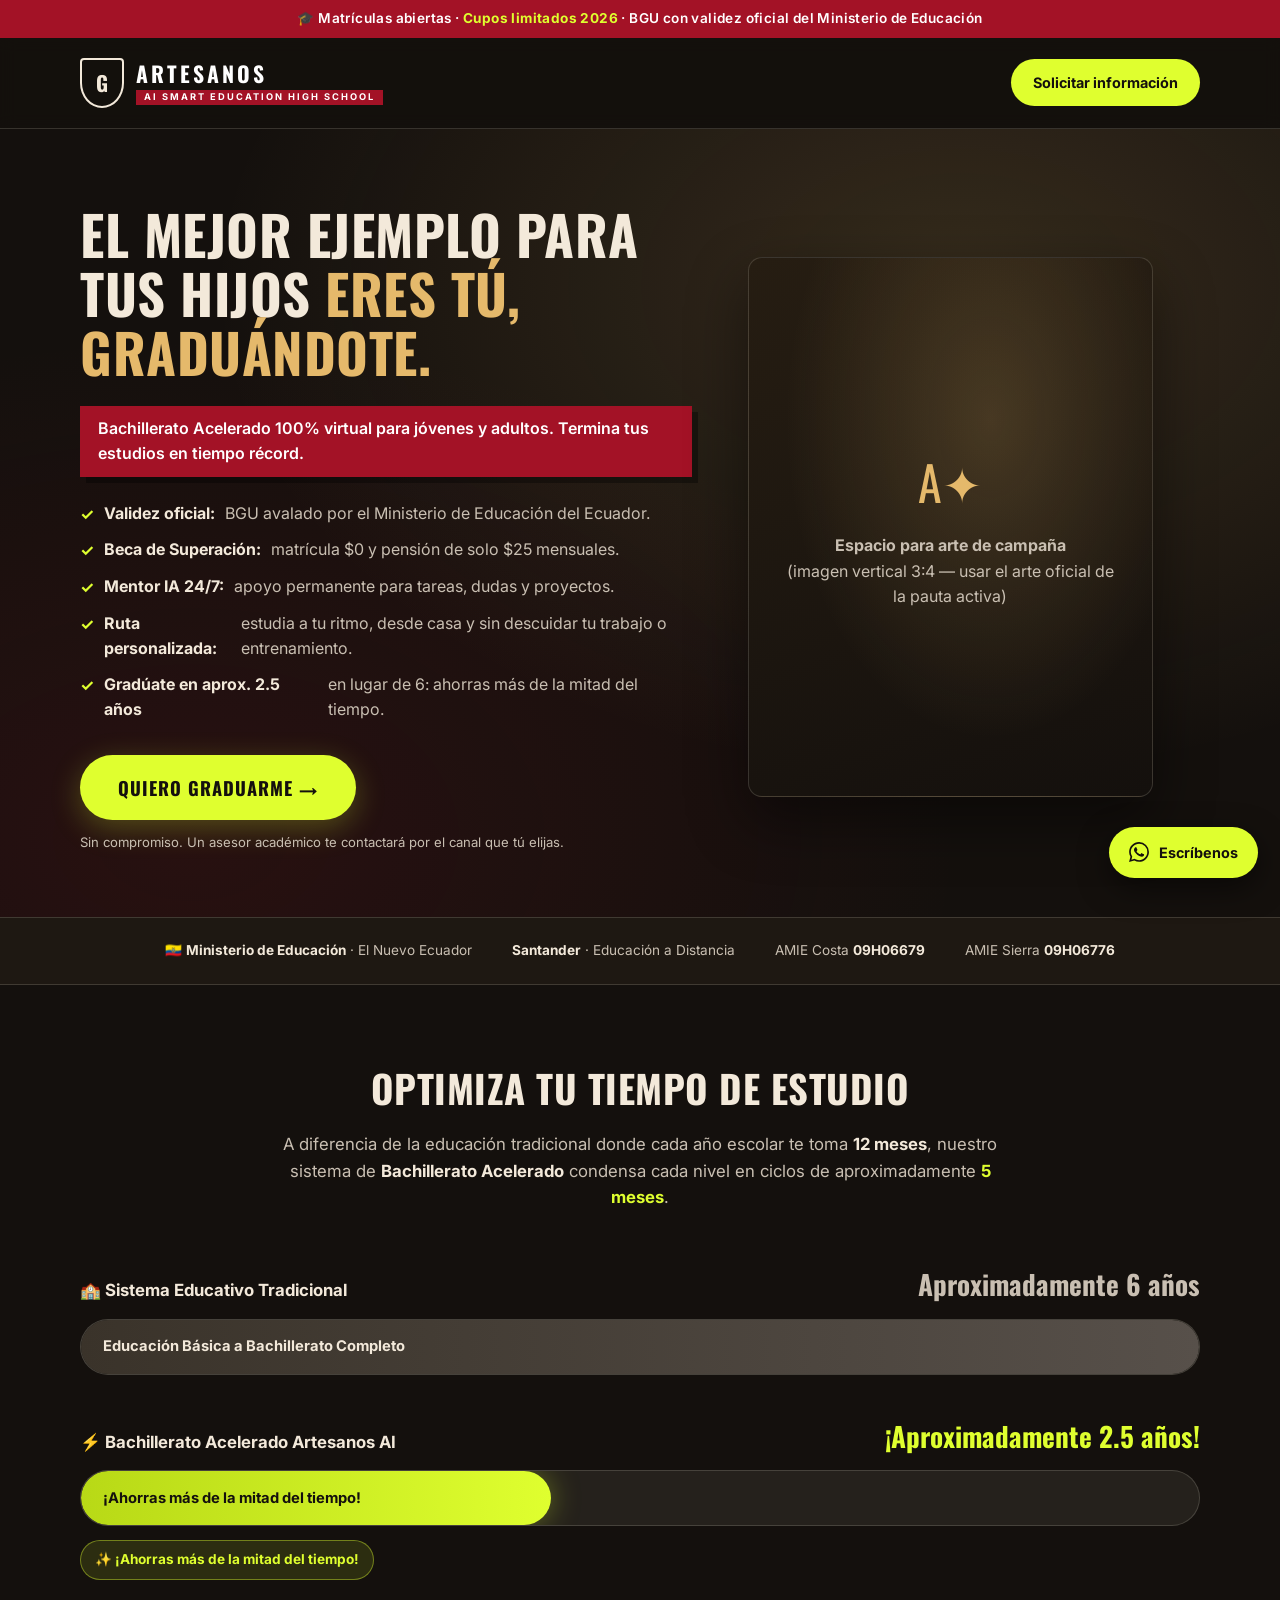
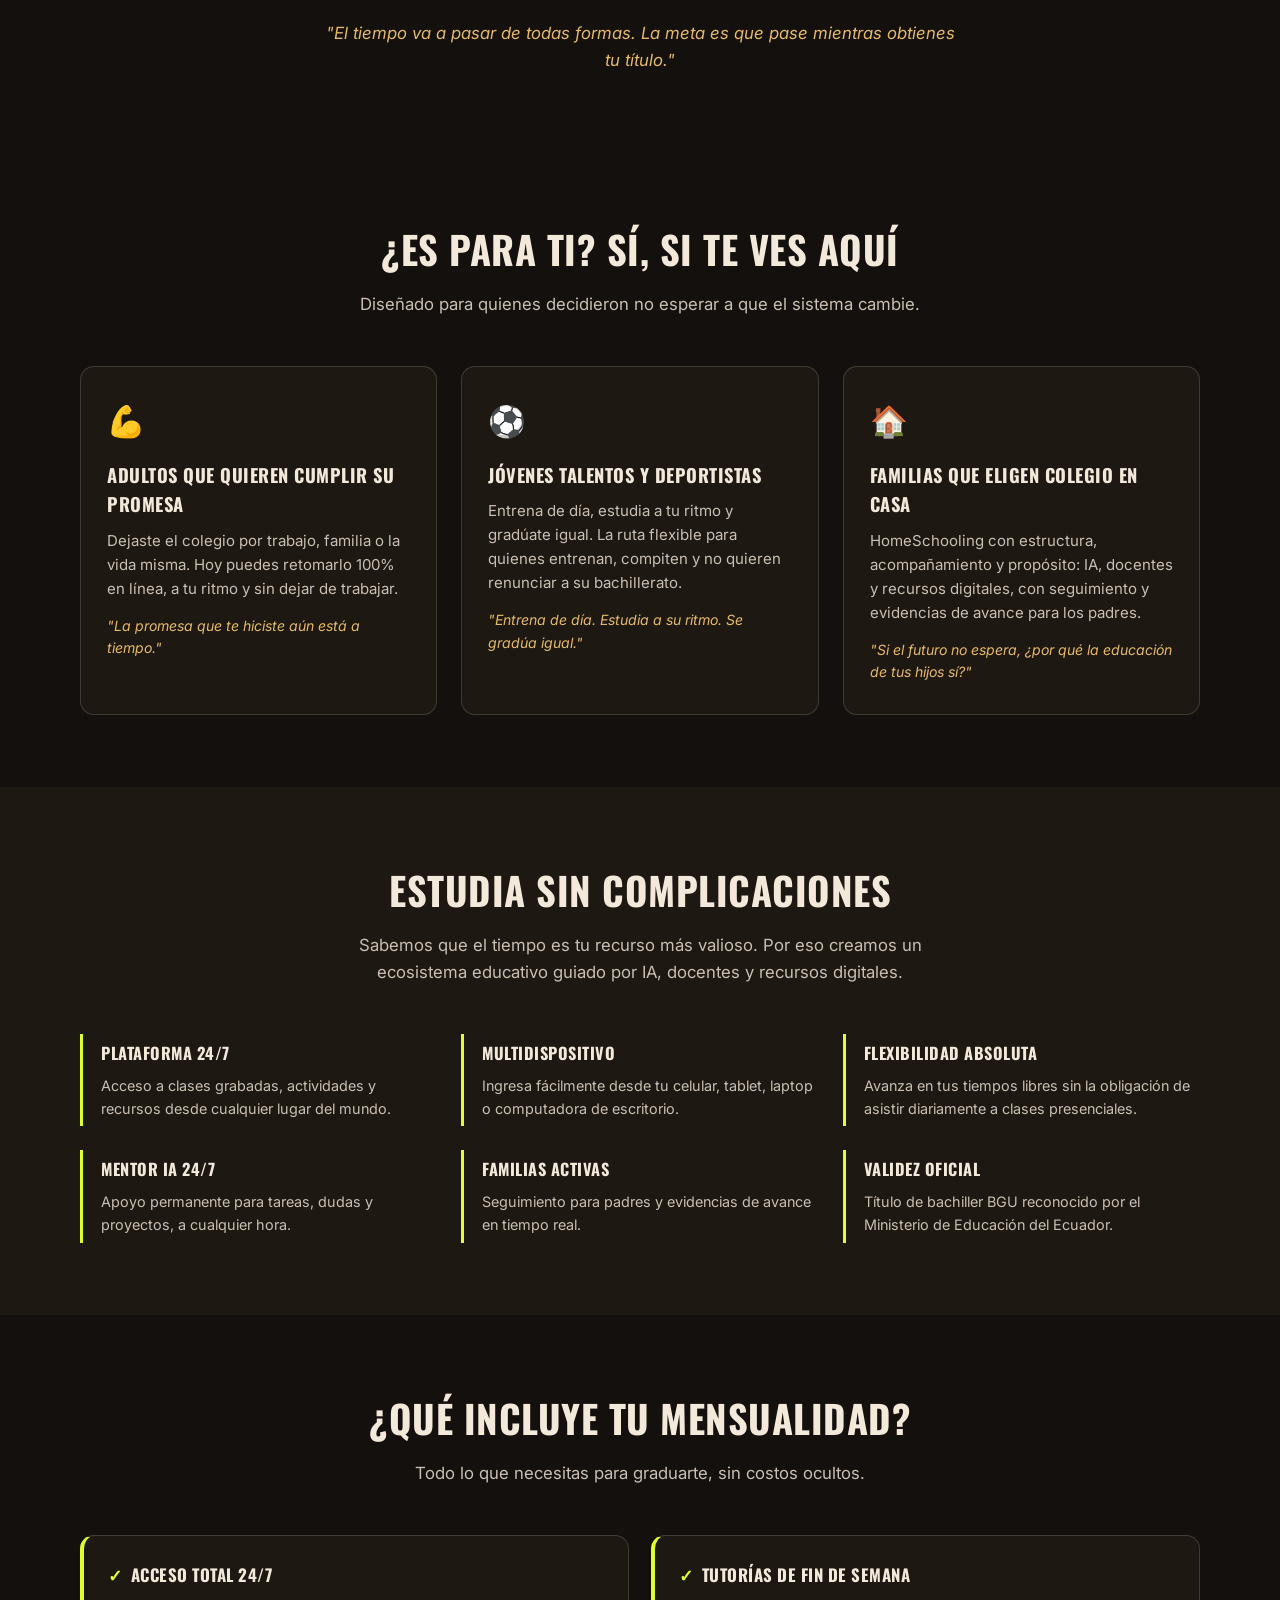
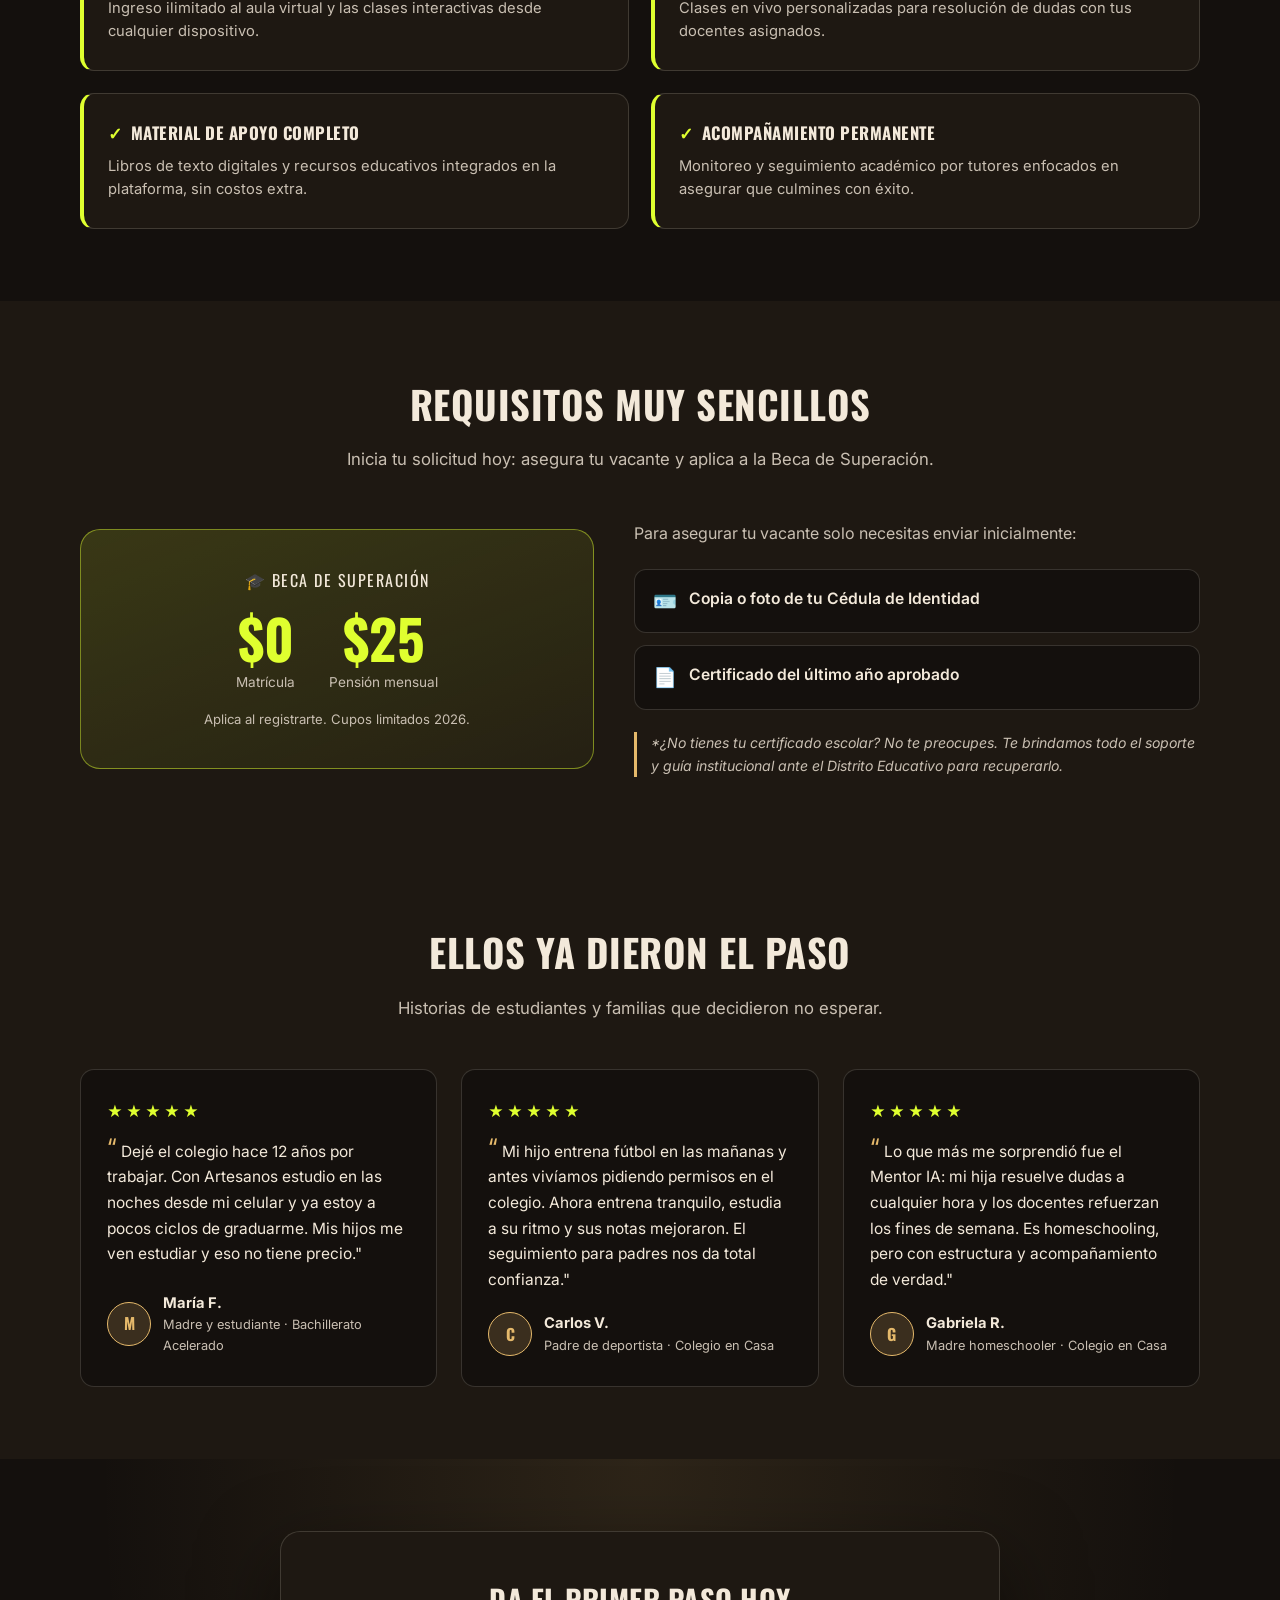
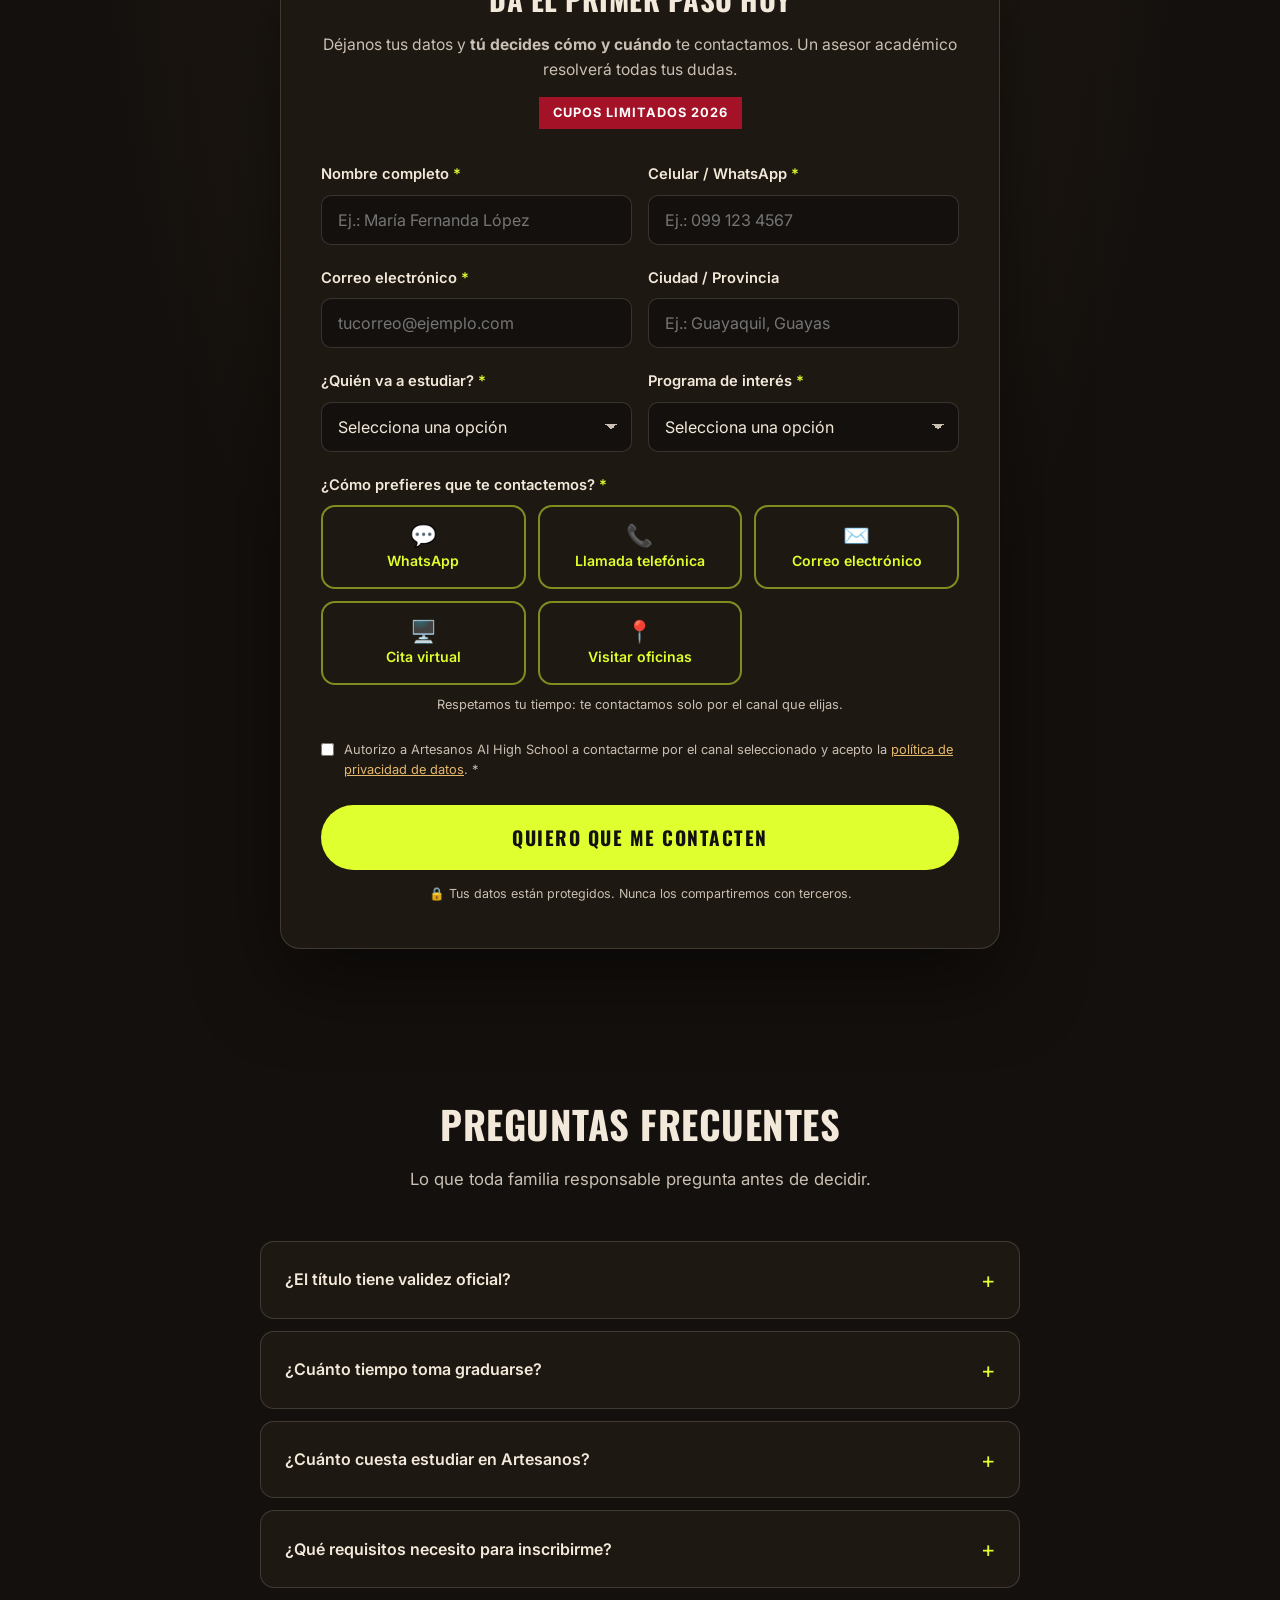
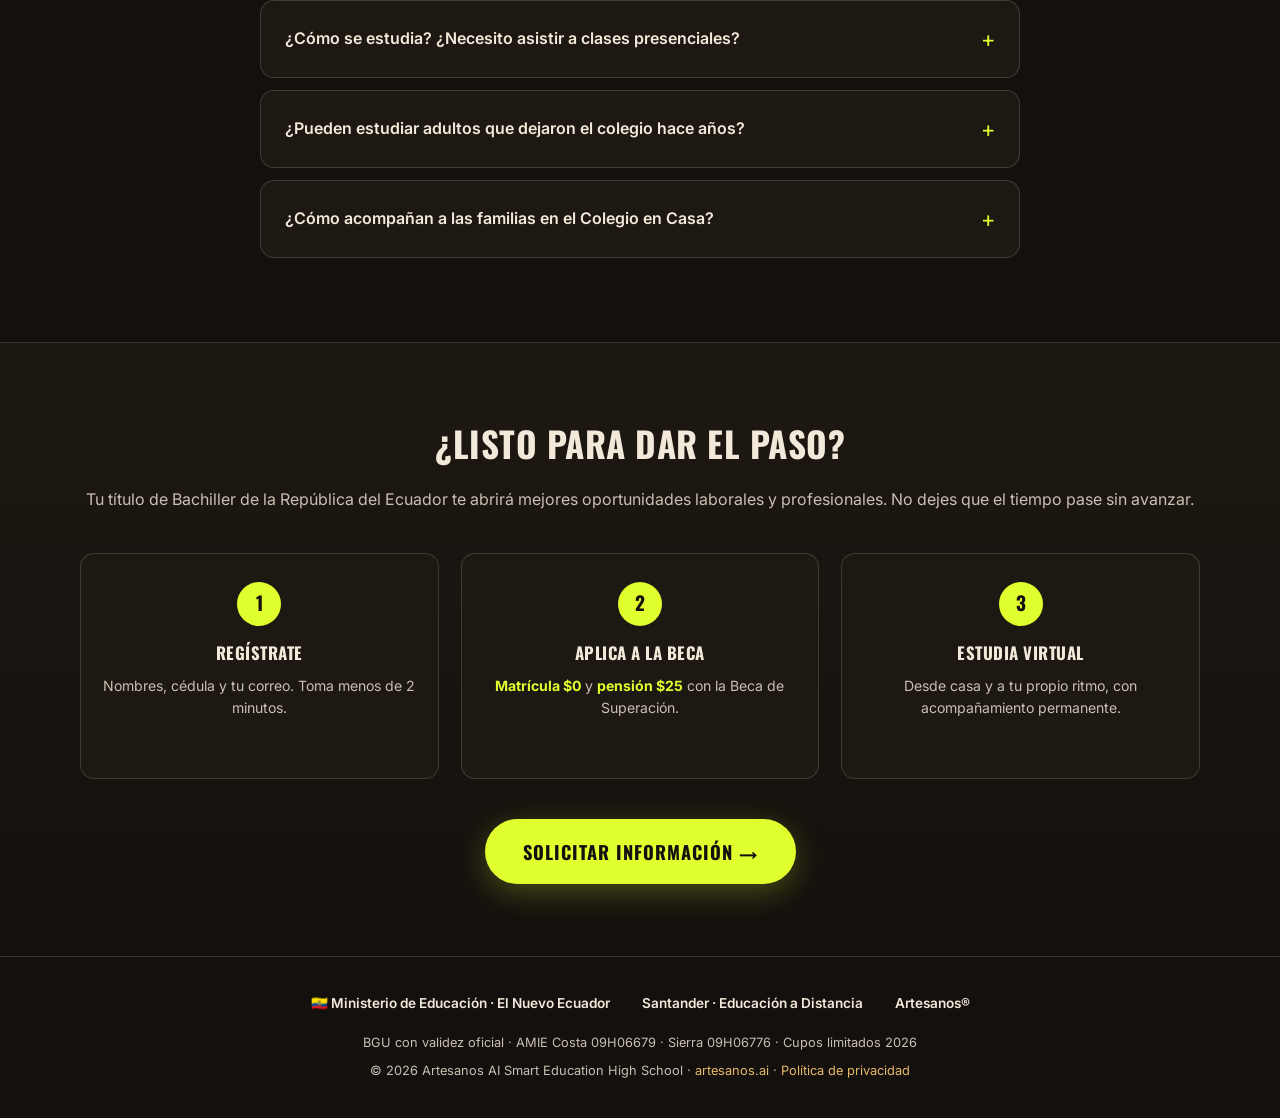
<file: HighSchool/index.html>
<!DOCTYPE html>
<html lang="es">
<head>
  <meta charset="UTF-8">
  <meta name="viewport" content="width=device-width, initial-scale=1.0">
  <title>Artesanos AI High School | Bachillerato Acelerado 100% Virtual — Gradúate en tiempo récord</title>
  <meta name="description" content="Bachillerato Acelerado 100% virtual con validez oficial para jóvenes y adultos en Ecuador. Termina tus estudios en aprox. 2.5 años. Mentor IA 24/7, ruta personalizada y cupos limitados 2026. Solicita información hoy.">

  <!-- Open Graph para compartir en redes / WhatsApp -->
  <meta property="og:title" content="Artesanos AI High School — Gradúate en tiempo récord">
  <meta property="og:description" content="Bachillerato Acelerado 100% virtual con validez oficial. Ahorra más de la mitad del tiempo. Cupos limitados 2026.">
  <meta property="og:type" content="website">
  <meta property="og:url" content="https://www.artesanos.ai/HighSchool">
  <!-- TODO (dev): agregar og:image con el arte oficial de campaña (1200x630) -->

  <!-- Tipografías: titulares condensados (como en los artes) + texto legible -->
  <link rel="preconnect" href="https://fonts.googleapis.com">
  <link rel="preconnect" href="https://fonts.gstatic.com" crossorigin>
  <link href="https://fonts.googleapis.com/css2?family=Archivo+Narrow:wght@600;700&family=Inter:wght@400;500;600;700&family=Oswald:wght@500;600;700&display=swap" rel="stylesheet">

  <style>
    /* ============================================================
       PALETA DE MARCA (tomada de los artes de campaña)
       ============================================================ */
    :root {
      --negro: #14100d;          /* fondo principal */
      --negro-2: #1e1812;        /* fondo secundario / tarjetas */
      --crema: #f3e9da;          /* titulares */
      --blanco: #ffffff;
      --rojo: #a31226;           /* cintas / acentos institucionales */
      --rojo-oscuro: #7d0e1d;
      --lima: #dfff2f;           /* CTA y botones de contacto */
      --lima-hover: #ecff66;
      --dorado: #e5b96b;         /* detalles de luz */
      --gris-texto: #c9bfb2;     /* texto de apoyo sobre fondo oscuro */
      --borde: rgba(243, 233, 218, 0.16);
      --radio: 14px;
      --fuente-titulo: 'Oswald', 'Archivo Narrow', Arial, sans-serif;
      --fuente-texto: 'Inter', Helvetica, Arial, sans-serif;
    }

    * { margin: 0; padding: 0; box-sizing: border-box; }
    html { scroll-behavior: smooth; }

    body {
      font-family: var(--fuente-texto);
      background: var(--negro);
      color: var(--crema);
      line-height: 1.6;
      -webkit-font-smoothing: antialiased;
    }

    img { max-width: 100%; display: block; }
    .contenedor { width: min(1120px, 92%); margin: 0 auto; }

    h1, h2, h3 { font-family: var(--fuente-titulo); text-transform: uppercase; letter-spacing: 0.5px; }

    /* ============================================================
       BARRA DE URGENCIA
       ============================================================ */
    .barra-urgencia {
      background: var(--rojo);
      color: var(--blanco);
      text-align: center;
      font-size: 0.85rem;
      font-weight: 600;
      padding: 8px 16px;
      letter-spacing: 0.4px;
    }
    .barra-urgencia strong { color: var(--lima); }

    /* ============================================================
       HEADER
       ============================================================ */
    header {
      padding: 20px 0;
      border-bottom: 1px solid var(--borde);
      position: sticky;
      top: 0;
      background: rgba(20, 16, 13, 0.94);
      backdrop-filter: blur(8px);
      z-index: 50;
    }
    .header-flex { display: flex; align-items: center; justify-content: space-between; gap: 16px; }

    .logo { display: flex; align-items: center; gap: 12px; text-decoration: none; }
    /* TODO (dev): reemplazar por el SVG/PNG oficial del escudo + logotipo ARTESANOS */
    .logo-escudo {
      width: 44px; height: 50px;
      border: 2px solid var(--crema);
      border-radius: 4px 4px 50% 50%;
      display: grid; place-items: center;
      font-family: var(--fuente-titulo);
      font-size: 1.3rem; font-weight: 700; color: var(--crema);
      flex-shrink: 0;
    }
    .logo-texto { line-height: 1.15; }
    .logo-texto .nombre {
      font-family: var(--fuente-titulo);
      font-size: 1.35rem; font-weight: 700; letter-spacing: 3px;
      color: var(--blanco); text-transform: uppercase;
    }
    .logo-texto .tag {
      display: inline-block;
      background: var(--rojo); color: var(--blanco);
      font-size: 0.58rem; font-weight: 700; letter-spacing: 2px;
      padding: 2px 8px; text-transform: uppercase;
    }

    .btn-header {
      background: var(--lima); color: var(--negro);
      font-weight: 700; font-size: 0.9rem;
      padding: 12px 22px; border-radius: 999px;
      text-decoration: none; white-space: nowrap;
      transition: transform 0.15s ease, background 0.15s ease;
    }
    .btn-header:hover { background: var(--lima-hover); transform: translateY(-1px); }

    /* ============================================================
       HERO
       ============================================================ */
    .hero {
      position: relative;
      padding: 72px 0 64px;
      background:
        radial-gradient(ellipse at 75% 20%, rgba(229, 185, 107, 0.16), transparent 55%),
        radial-gradient(ellipse at 15% 90%, rgba(163, 18, 38, 0.14), transparent 50%),
        var(--negro);
      overflow: hidden;
    }
    .hero-grid {
      display: grid;
      grid-template-columns: 1.15fr 0.85fr;
      gap: 56px;
      align-items: center;
    }

    .hero h1 {
      font-size: clamp(2.1rem, 4.6vw, 3.4rem);
      line-height: 1.08;
      color: var(--crema);
      margin-bottom: 20px;
      /* Altura mínima para que el rotador de frases no mueva el layout */
      min-height: 3.4em;
      display: flex; align-items: center;
    }
    .hero h1 .resalte { color: var(--dorado); }

    /* --- Rotador de titulares de campaña --- */
    .frase-rotativa {
      display: inline-block;
      opacity: 1;
      transform: translateY(0);
      transition: opacity 0.45s ease, transform 0.45s ease;
    }
    .frase-rotativa.saliendo { opacity: 0; transform: translateY(-12px); }
    .frase-rotativa.entrando { opacity: 0; transform: translateY(12px); transition: none; }

    /* --- Marco para el arte de campaña en el hero --- */
    .marco-campana {
      position: relative;
      border-radius: var(--radio);
      overflow: hidden;
      border: 1px solid var(--borde);
      aspect-ratio: 3 / 4;
      max-height: 540px;
      background:
        radial-gradient(ellipse at 60% 30%, rgba(229, 185, 107, 0.2), transparent 60%),
        linear-gradient(160deg, #261d12, var(--negro));
      display: grid; place-items: center;
      text-align: center;
      padding: 32px;
      box-shadow: 0 24px 60px rgba(0,0,0,0.45);
    }
    .marco-campana .contenido-placeholder { color: var(--gris-texto); }
    .marco-campana .contenido-placeholder .escudo-grande {
      font-family: var(--fuente-titulo);
      font-size: 3rem; color: var(--dorado); margin-bottom: 12px;
    }
    .marco-campana img { position: absolute; inset: 0; width: 100%; height: 100%; object-fit: cover; }

    .cinta {
      display: inline-block;
      background: var(--rojo);
      color: var(--blanco);
      font-weight: 600;
      font-size: 1rem;
      padding: 10px 18px;
      margin-bottom: 24px;
      box-shadow: 6px 6px 0 rgba(0,0,0,0.35);
    }

    .hero-puntos { list-style: none; margin-bottom: 32px; }
    .hero-puntos li {
      display: flex; align-items: flex-start; gap: 10px;
      color: var(--gris-texto); font-size: 1rem; margin-bottom: 10px;
    }
    .hero-puntos li::before {
      content: "✓";
      color: var(--lima); font-weight: 700; flex-shrink: 0;
      margin-top: 1px;
    }
    .hero-puntos li strong { color: var(--crema); }

    .btn-principal {
      display: inline-block;
      background: var(--lima); color: var(--negro);
      font-family: var(--fuente-titulo);
      font-size: 1.15rem; font-weight: 700; text-transform: uppercase;
      letter-spacing: 1px;
      padding: 18px 38px; border-radius: 999px;
      text-decoration: none; border: none; cursor: pointer;
      box-shadow: 0 8px 30px rgba(223, 255, 47, 0.25);
      transition: transform 0.15s ease, background 0.15s ease, box-shadow 0.15s ease;
    }
    .btn-principal:hover {
      background: var(--lima-hover);
      transform: translateY(-2px);
      box-shadow: 0 12px 36px rgba(223, 255, 47, 0.35);
    }
    .nota-cta { font-size: 0.82rem; color: var(--gris-texto); margin-top: 12px; }

    /* ============================================================
       COMPARATIVA ANIMADA: OPTIMIZA TU TIEMPO DE ESTUDIO
       Barras de progreso que se animan al entrar en pantalla
       (referencia: arte "optimizatutiempodeestudio")
       ============================================================ */
    .comparativa .intro-comp {
      text-align: center; color: var(--gris-texto);
      max-width: 720px; margin: 0 auto 52px; font-size: 1.05rem;
    }
    .comparativa .intro-comp strong { color: var(--crema); }
    .comparativa .intro-comp .dato-lima { color: var(--lima); font-weight: 700; }

    .fila-barra { margin-bottom: 40px; }
    .fila-barra .cabecera {
      display: flex; justify-content: space-between; align-items: baseline;
      gap: 16px; margin-bottom: 12px; flex-wrap: wrap;
    }
    .fila-barra .sistema {
      font-weight: 700; font-size: 1.05rem; color: var(--crema);
      display: flex; align-items: center; gap: 10px;
    }
    .fila-barra .duracion {
      font-family: var(--fuente-titulo);
      font-size: clamp(1.2rem, 2.6vw, 1.7rem); font-weight: 700;
      opacity: 0; transform: translateX(-10px);
      transition: opacity 0.6s ease 1.1s, transform 0.6s ease 1.1s;
    }
    .fila-barra .duracion.tradicional { color: var(--gris-texto); }
    .fila-barra .duracion.acelerado { color: var(--lima); }
    .comparativa.animada .duracion { opacity: 1; transform: translateX(0); }

    .pista {
      background: rgba(243, 233, 218, 0.08);
      border: 1px solid var(--borde);
      border-radius: 999px;
      height: 56px;
      overflow: hidden;
      position: relative;
    }
    .relleno {
      height: 100%;
      border-radius: 999px;
      display: flex; align-items: center;
      padding: 0 22px;
      font-weight: 700; font-size: 0.92rem;
      white-space: nowrap;
      width: 0; /* la animación lo lleva a su ancho final */
      transition: width 1.6s cubic-bezier(0.22, 1, 0.36, 1) 0.2s;
    }
    .relleno.tradicional {
      background: linear-gradient(90deg, #3a332a, #57504a);
      color: var(--crema);
    }
    .relleno.acelerado {
      background: linear-gradient(90deg, #b8d916, var(--lima));
      color: var(--negro);
      box-shadow: 0 0 30px rgba(223, 255, 47, 0.35);
    }
    /* Anchos finales: 6 años = 100% de la pista; 2.5 años ≈ 42% */
    .comparativa.animada .relleno.tradicional { width: 100%; }
    .comparativa.animada .relleno.acelerado { width: 42%; }

    .badge-ahorro {
      display: inline-block; margin-top: 14px;
      background: rgba(223, 255, 47, 0.12);
      border: 1px solid rgba(223, 255, 47, 0.4);
      color: var(--lima);
      font-size: 0.85rem; font-weight: 700;
      padding: 8px 14px; border-radius: 999px;
      opacity: 0; transition: opacity 0.6s ease 1.4s;
    }
    .comparativa.animada .badge-ahorro { opacity: 1; }

    .cita-tiempo {
      text-align: center; font-style: italic;
      color: var(--dorado); font-size: 1.05rem;
      max-width: 640px; margin: 36px auto 0;
    }

    /* En pantallas pequeñas la barra lima (42%) es muy corta para el
       texto: se oculta el texto interno y se muestra el badge debajo */
    @media (max-width: 700px) {
      .relleno.acelerado { font-size: 0; padding: 0; }
      .pista { height: 40px; }
      .relleno.tradicional { font-size: 0.78rem; padding: 0 14px; }
    }

    /* ============================================================
       BARRA DE CONFIANZA
       ============================================================ */
    .confianza {
      border-top: 1px solid var(--borde);
      border-bottom: 1px solid var(--borde);
      background: var(--negro-2);
      padding: 22px 0;
    }
    .confianza .items {
      display: flex; flex-wrap: wrap; justify-content: center;
      gap: 14px 40px;
      font-size: 0.85rem; color: var(--gris-texto);
      text-align: center;
    }
    .confianza .items span strong { color: var(--crema); }

    /* ============================================================
       SECCIONES GENERALES
       ============================================================ */
    section { padding: 72px 0; }
    .titulo-seccion {
      font-size: clamp(1.7rem, 3.2vw, 2.4rem);
      text-align: center; color: var(--crema);
      margin-bottom: 12px;
    }
    .subtitulo-seccion {
      text-align: center; color: var(--gris-texto);
      max-width: 640px; margin: 0 auto 48px;
      font-size: 1.05rem;
    }

    /* ============================================================
       AUDIENCIAS (¿Es para ti?)
       ============================================================ */
    .grid-3 { display: grid; grid-template-columns: repeat(3, 1fr); gap: 24px; }
    .tarjeta {
      background: var(--negro-2);
      border: 1px solid var(--borde);
      border-radius: var(--radio);
      padding: 30px 26px;
      transition: border-color 0.2s ease, transform 0.2s ease;
    }
    .tarjeta:hover { border-color: rgba(223, 255, 47, 0.45); transform: translateY(-4px); }
    .tarjeta .icono { font-size: 1.9rem; margin-bottom: 14px; }
    .tarjeta h3 { font-size: 1.15rem; color: var(--crema); margin-bottom: 10px; }
    .tarjeta p { font-size: 0.94rem; color: var(--gris-texto); }
    .tarjeta .frase {
      display: block; margin-top: 14px;
      font-style: italic; font-size: 0.88rem; color: var(--dorado);
    }

    /* ============================================================
       BENEFICIOS
       ============================================================ */
    .beneficios { background: var(--negro-2); }
    .grid-4 { display: grid; grid-template-columns: repeat(4, 1fr); gap: 22px; }
    .beneficio {
      border-left: 3px solid var(--lima);
      padding: 6px 0 6px 18px;
    }
    .beneficio h3 { font-size: 1.02rem; color: var(--crema); margin-bottom: 8px; }
    .beneficio p { font-size: 0.9rem; color: var(--gris-texto); }

    /* ============================================================
       FORMULARIO DE CAPTURA
       ============================================================ */
    .seccion-form {
      background:
        radial-gradient(ellipse at 50% 0%, rgba(229, 185, 107, 0.12), transparent 60%),
        var(--negro);
    }
    .caja-form {
      max-width: 720px; margin: 0 auto;
      background: var(--negro-2);
      border: 1px solid var(--borde);
      border-radius: 20px;
      padding: 44px 40px;
      box-shadow: 0 30px 80px rgba(0,0,0,0.5);
    }
    .caja-form .encabezado { text-align: center; margin-bottom: 34px; }
    .caja-form .encabezado h2 { font-size: 1.8rem; color: var(--crema); margin-bottom: 10px; }
    .caja-form .encabezado p { color: var(--gris-texto); font-size: 0.98rem; }
    .caja-form .encabezado .cupos {
      display: inline-block; margin-top: 14px;
      background: var(--rojo); color: var(--blanco);
      font-size: 0.8rem; font-weight: 700; letter-spacing: 1px;
      padding: 6px 14px; text-transform: uppercase;
    }

    .campo { margin-bottom: 22px; }
    .campo label {
      display: block; font-weight: 600; font-size: 0.92rem;
      color: var(--crema); margin-bottom: 8px;
    }
    .campo label .req { color: var(--lima); }
    .campo input[type="text"],
    .campo input[type="tel"],
    .campo input[type="email"],
    .campo select {
      width: 100%;
      background: var(--negro);
      border: 1px solid var(--borde);
      border-radius: 10px;
      color: var(--crema);
      font-family: var(--fuente-texto);
      font-size: 1rem;
      padding: 14px 16px;
      transition: border-color 0.15s ease;
    }
    .campo input:focus, .campo select:focus {
      outline: none;
      border-color: var(--lima);
      box-shadow: 0 0 0 3px rgba(223, 255, 47, 0.15);
    }
    .campo select { appearance: none; background-image: linear-gradient(45deg, transparent 50%, var(--gris-texto) 50%), linear-gradient(135deg, var(--gris-texto) 50%, transparent 50%); background-position: calc(100% - 20px) 50%, calc(100% - 14px) 50%; background-size: 6px 6px; background-repeat: no-repeat; }
    .fila-2 { display: grid; grid-template-columns: 1fr 1fr; gap: 16px; }

    /* --- Chips lima: preferencia de contacto (experiencia de cliente) ---
       Cuadrícula ordenada: tarjetas de igual ancho y alto, alineadas,
       con ícono arriba y texto centrado. --- */
    .grupo-chips {
      display: grid;
      grid-template-columns: repeat(3, 1fr);
      gap: 12px;
    }
    .chip {
      display: flex; flex-direction: column;
      align-items: center; justify-content: center; gap: 6px;
      min-height: 84px;
      background: transparent;
      border: 2px solid rgba(223, 255, 47, 0.5);
      color: var(--lima);
      font-family: var(--fuente-texto);
      font-weight: 600; font-size: 0.88rem;
      text-align: center; line-height: 1.25;
      padding: 14px 10px; border-radius: 14px;
      cursor: pointer;
      transition: all 0.15s ease;
      user-select: none;
    }
    .chip .icono-chip { font-size: 1.35rem; line-height: 1; }
    .chip:hover { border-color: var(--lima); background: rgba(223, 255, 47, 0.08); transform: translateY(-2px); }
    .chip.activo {
      background: var(--lima);
      border-color: var(--lima);
      color: var(--negro);
      box-shadow: 0 6px 20px rgba(223, 255, 47, 0.3);
    }
    .chip.activo .icono-chip { transform: scale(1.1); }
    .ayuda-chip { font-size: 0.8rem; color: var(--gris-texto); margin-top: 10px; text-align: center; }
    @media (max-width: 620px) { .grupo-chips { grid-template-columns: repeat(2, 1fr); } }

    /* Bloques condicionales según la preferencia elegida */
    .condicional { display: none; margin-top: 18px; animation: aparecer 0.25s ease; }
    .condicional.visible { display: block; }
    @keyframes aparecer { from { opacity: 0; transform: translateY(-6px); } to { opacity: 1; transform: translateY(0); } }

    .consentimiento {
      display: flex; gap: 10px; align-items: flex-start;
      font-size: 0.8rem; color: var(--gris-texto);
      margin: 24px 0;
    }
    .consentimiento input { margin-top: 3px; accent-color: var(--lima); }
    .consentimiento a { color: var(--dorado); }

    .btn-enviar {
      width: 100%;
      background: var(--lima); color: var(--negro);
      font-family: var(--fuente-titulo);
      font-size: 1.2rem; font-weight: 700; text-transform: uppercase;
      letter-spacing: 1.5px;
      border: none; border-radius: 999px;
      padding: 18px; cursor: pointer;
      transition: background 0.15s ease, transform 0.15s ease;
    }
    .btn-enviar:hover { background: var(--lima-hover); transform: translateY(-2px); }
    .btn-enviar:disabled { opacity: 0.6; cursor: wait; transform: none; }
    .nota-seguridad { text-align: center; font-size: 0.78rem; color: var(--gris-texto); margin-top: 14px; }

    /* Mensaje de éxito (se muestra tras enviar) */
    .mensaje-exito {
      display: none;
      text-align: center;
      padding: 40px 20px;
    }
    .mensaje-exito.visible { display: block; }
    .mensaje-exito .check {
      width: 72px; height: 72px; margin: 0 auto 20px;
      border-radius: 50%;
      background: rgba(223, 255, 47, 0.14);
      border: 2px solid var(--lima);
      display: grid; place-items: center;
      font-size: 2rem; color: var(--lima);
    }
    .mensaje-exito h3 { font-size: 1.5rem; color: var(--crema); margin-bottom: 12px; }
    .mensaje-exito p { color: var(--gris-texto); max-width: 440px; margin: 0 auto; }
    .mensaje-exito .canal { color: var(--lima); font-weight: 700; }

    /* ============================================================
       MENSUALIDAD (qué incluye)
       ============================================================ */
    .grid-2 { display: grid; grid-template-columns: 1fr 1fr; gap: 22px; }
    .tarjeta-incluye {
      background: var(--negro-2);
      border: 1px solid var(--borde);
      border-left: 4px solid var(--lima);
      border-radius: var(--radio);
      padding: 26px 24px;
    }
    .tarjeta-incluye h3 { font-size: 1.05rem; color: var(--crema); margin-bottom: 8px; }
    .tarjeta-incluye h3 .check-lima { color: var(--lima); margin-right: 8px; }
    .tarjeta-incluye p { font-size: 0.92rem; color: var(--gris-texto); }

    /* ============================================================
       BECA + REQUISITOS
       ============================================================ */
    .seccion-beca { background: var(--negro-2); }
    .grid-beca { display: grid; grid-template-columns: 1fr 1.1fr; gap: 40px; align-items: center; }
    .tarjeta-beca {
      background: linear-gradient(160deg, rgba(223, 255, 47, 0.14), rgba(223, 255, 47, 0.04));
      border: 1px solid rgba(223, 255, 47, 0.45);
      border-radius: 20px;
      padding: 38px 32px;
      text-align: center;
    }
    .tarjeta-beca .titulo-beca {
      font-family: var(--fuente-titulo); text-transform: uppercase;
      letter-spacing: 1.5px; font-size: 1rem; color: var(--crema); margin-bottom: 18px;
    }
    .tarjeta-beca .precios { display: flex; justify-content: center; gap: 34px; margin-bottom: 16px; }
    .tarjeta-beca .precio .monto {
      font-family: var(--fuente-titulo);
      font-size: clamp(2.4rem, 5vw, 3.4rem); font-weight: 700; color: var(--lima); line-height: 1;
    }
    .tarjeta-beca .precio .detalle { font-size: 0.85rem; color: var(--gris-texto); margin-top: 6px; }
    .tarjeta-beca .nota-beca { font-size: 0.82rem; color: var(--gris-texto); }

    .lista-requisitos { list-style: none; margin: 22px 0; }
    .lista-requisitos li {
      display: flex; gap: 12px; align-items: flex-start;
      background: var(--negro);
      border: 1px solid var(--borde);
      border-radius: 12px;
      padding: 16px 18px; margin-bottom: 12px;
      color: var(--crema); font-weight: 600; font-size: 0.98rem;
    }
    .lista-requisitos li .icono-req { color: var(--lima); font-size: 1.2rem; flex-shrink: 0; }
    .nota-certificado {
      font-size: 0.88rem; font-style: italic; color: var(--gris-texto);
      border-left: 3px solid var(--dorado); padding-left: 14px;
    }

    /* ============================================================
       TESTIMONIOS
       ============================================================ */
    .testimonios { background: var(--negro-2); }
    .tarjeta-testimonio {
      background: var(--negro);
      border: 1px solid var(--borde);
      border-radius: var(--radio);
      padding: 30px 26px;
      display: flex; flex-direction: column;
    }
    .tarjeta-testimonio .estrellas { color: var(--lima); letter-spacing: 3px; margin-bottom: 14px; font-size: 0.95rem; }
    .tarjeta-testimonio blockquote {
      color: var(--crema); font-size: 0.97rem; line-height: 1.65;
      flex-grow: 1; margin-bottom: 20px;
    }
    .tarjeta-testimonio blockquote::before { content: "“"; color: var(--dorado); font-size: 1.6rem; line-height: 0; margin-right: 4px; }
    .tarjeta-testimonio .autor { display: flex; align-items: center; gap: 12px; }
    .tarjeta-testimonio .avatar {
      width: 44px; height: 44px; border-radius: 50%; flex-shrink: 0;
      background: rgba(229, 185, 107, 0.18);
      border: 1px solid var(--dorado);
      display: grid; place-items: center;
      font-family: var(--fuente-titulo); font-weight: 700; color: var(--dorado);
    }
    .tarjeta-testimonio .autor .nombre { font-weight: 700; color: var(--crema); font-size: 0.92rem; }
    .tarjeta-testimonio .autor .rol { font-size: 0.8rem; color: var(--gris-texto); }

    /* ============================================================
       PASOS (¿Listo para dar el paso?)
       ============================================================ */
    .pasos { display: grid; grid-template-columns: repeat(3, 1fr); gap: 22px; margin: 40px 0; }
    .paso {
      background: var(--negro-2);
      border: 1px solid var(--borde);
      border-radius: var(--radio);
      padding: 28px 22px; text-align: center;
    }
    .paso .numero {
      width: 44px; height: 44px; margin: 0 auto 14px;
      border-radius: 50%;
      background: var(--lima); color: var(--negro);
      font-family: var(--fuente-titulo); font-weight: 700; font-size: 1.2rem;
      display: grid; place-items: center;
    }
    .paso h3 { font-size: 1.05rem; color: var(--crema); margin-bottom: 8px; }
    .paso p { font-size: 0.88rem; color: var(--gris-texto); }
    .paso p strong { color: var(--lima); }

    /* ============================================================
       FAQ (manejo de objeciones)
       ============================================================ */
    .faq details {
      background: var(--negro-2);
      border: 1px solid var(--borde);
      border-radius: var(--radio);
      margin-bottom: 12px;
      overflow: hidden;
    }
    .faq summary {
      cursor: pointer;
      padding: 20px 24px;
      font-weight: 600;
      color: var(--crema);
      list-style: none;
      display: flex; justify-content: space-between; align-items: center;
      gap: 16px;
    }
    .faq summary::-webkit-details-marker { display: none; }
    .faq summary::after { content: "+"; color: var(--lima); font-size: 1.4rem; font-weight: 400; flex-shrink: 0; }
    .faq details[open] summary::after { content: "−"; }
    .faq .respuesta { padding: 0 24px 20px; color: var(--gris-texto); font-size: 0.94rem; }
    .faq { max-width: 760px; margin: 0 auto; }

    /* ============================================================
       CTA FINAL + FOOTER
       ============================================================ */
    .cta-final {
      text-align: center;
      background: linear-gradient(180deg, var(--negro-2), var(--negro));
      border-top: 1px solid var(--borde);
    }
    .cta-final h2 { font-size: clamp(1.6rem, 3vw, 2.2rem); margin-bottom: 16px; }
    .cta-final p { color: var(--gris-texto); margin-bottom: 30px; }

    footer {
      border-top: 1px solid var(--borde);
      padding: 36px 0;
      text-align: center;
      font-size: 0.8rem;
      color: var(--gris-texto);
    }
    footer .avales {
      display: flex; flex-wrap: wrap; justify-content: center;
      gap: 10px 32px; margin-bottom: 18px;
      font-weight: 600; color: var(--crema); font-size: 0.85rem;
    }
    footer a { color: var(--dorado); text-decoration: none; }

    /* ============================================================
       BOTÓN FLOTANTE DE WHATSAPP
       ============================================================ */
    .whatsapp-flotante {
      position: fixed; right: 22px; bottom: 22px; z-index: 90;
      display: flex; align-items: center; gap: 10px;
      background: var(--lima); color: var(--negro);
      font-weight: 700; font-size: 0.9rem;
      padding: 14px 20px; border-radius: 999px;
      text-decoration: none;
      box-shadow: 0 10px 30px rgba(0,0,0,0.5);
      transition: transform 0.15s ease;
    }
    .whatsapp-flotante:hover { transform: scale(1.05); }
    .whatsapp-flotante svg { width: 20px; height: 20px; flex-shrink: 0; }

    /* ============================================================
       RESPONSIVE
       ============================================================ */
    @media (max-width: 900px) {
      .hero-grid { grid-template-columns: 1fr; gap: 40px; }
      .grid-3 { grid-template-columns: 1fr; }
      .grid-4 { grid-template-columns: 1fr 1fr; }
      .grid-2 { grid-template-columns: 1fr; }
      .grid-beca { grid-template-columns: 1fr; }
      .pasos { grid-template-columns: 1fr; }
      .caja-form { padding: 32px 22px; }
      .marco-campana { max-width: 420px; margin: 0 auto; }
    }
    @media (max-width: 560px) {
      .grid-4 { grid-template-columns: 1fr; }
      .fila-2 { grid-template-columns: 1fr; }
      .whatsapp-flotante span { display: none; }
      .whatsapp-flotante { padding: 14px; }
      .btn-header { display: none; }
    }
  </style>
</head>
<body>

  <!-- Barra de urgencia -->
  <div class="barra-urgencia">
    🎓 Matrículas abiertas · <strong>Cupos limitados 2026</strong> · BGU con validez oficial del Ministerio de Educación
  </div>

  <!-- Header -->
  <header>
    <div class="contenedor header-flex">
      <a href="https://www.artesanos.ai" class="logo">
        <div class="logo-escudo">G</div>
        <div class="logo-texto">
          <div class="nombre">Artesanos</div>
          <span class="tag">AI Smart Education High School</span>
        </div>
      </a>
      <a href="#solicitar" class="btn-header">Solicitar información</a>
    </div>
  </header>

  <!-- ============ HERO ============ -->
  <section class="hero">
    <div class="contenedor hero-grid">
      <div>
        <!-- Titular rotativo: las frases de campaña van cambiando (ver JS al final) -->
        <h1 aria-live="polite"><span class="frase-rotativa" id="frase-hero">El mejor ejemplo para tus hijos <span class="resalte">eres tú, graduándote.</span></span></h1>
        <div class="cinta">Bachillerato Acelerado 100% virtual para jóvenes y adultos. Termina tus estudios en tiempo récord.</div>
        <ul class="hero-puntos">
          <li><strong>Validez oficial:</strong> BGU avalado por el Ministerio de Educación del Ecuador.</li>
          <li><strong>Beca de Superación:</strong> matrícula $0 y pensión de solo $25 mensuales.</li>
          <li><strong>Mentor IA 24/7:</strong> apoyo permanente para tareas, dudas y proyectos.</li>
          <li><strong>Ruta personalizada:</strong> estudia a tu ritmo, desde casa y sin descuidar tu trabajo o entrenamiento.</li>
          <li><strong>Gradúate en aprox. 2.5 años</strong> en lugar de 6: ahorras más de la mitad del tiempo.</li>
        </ul>
        <a href="#solicitar" class="btn-principal">Quiero graduarme →</a>
        <p class="nota-cta">Sin compromiso. Un asesor académico te contactará por el canal que tú elijas.</p>
      </div>

      <!-- Banner de campaña: reemplazar el placeholder por el arte oficial.
           TODO (dev): <img src="ruta/arte-campana.jpg" alt="Artesanos AI High School"> dentro de .marco-campana -->
      <div class="marco-campana">
        <div class="contenido-placeholder">
          <div class="escudo-grande">A✦</div>
          <p><strong>Espacio para arte de campaña</strong><br>(imagen vertical 3:4 — usar el arte oficial de la pauta activa)</p>
        </div>
      </div>
    </div>
  </section>

  <!-- ============ BARRA DE CONFIANZA ============ -->
  <div class="confianza">
    <div class="contenedor items">
      <span>🇪🇨 <strong>Ministerio de Educación</strong> · El Nuevo Ecuador</span>
      <span><strong>Santander</strong> · Educación a Distancia</span>
      <span>AMIE Costa <strong>09H06679</strong></span>
      <span>AMIE Sierra <strong>09H06776</strong></span>
    </div>
  </div>

  <!-- ============ COMPARATIVA ANIMADA: OPTIMIZA TU TIEMPO ============ -->
  <section class="comparativa" id="comparativa">
    <div class="contenedor">
      <h2 class="titulo-seccion">Optimiza tu tiempo de estudio</h2>
      <p class="intro-comp">A diferencia de la educación tradicional donde cada año escolar te toma <strong>12 meses</strong>, nuestro sistema de <strong>Bachillerato Acelerado</strong> condensa cada nivel en ciclos de aproximadamente <span class="dato-lima">5 meses</span>.</p>

      <!-- Barra 1: sistema tradicional -->
      <div class="fila-barra">
        <div class="cabecera">
          <span class="sistema">🏫 Sistema Educativo Tradicional</span>
          <span class="duracion tradicional">Aproximadamente 6 años</span>
        </div>
        <div class="pista">
          <div class="relleno tradicional">Educación Básica a Bachillerato Completo</div>
        </div>
      </div>

      <!-- Barra 2: Artesanos (se anima hasta el 42% ≈ 2.5 de 6 años) -->
      <div class="fila-barra">
        <div class="cabecera">
          <span class="sistema">⚡ Bachillerato Acelerado Artesanos AI</span>
          <span class="duracion acelerado">¡Aproximadamente 2.5 años!</span>
        </div>
        <div class="pista">
          <div class="relleno acelerado">¡Ahorras más de la mitad del tiempo!</div>
        </div>
        <span class="badge-ahorro">✨ ¡Ahorras más de la mitad del tiempo!</span>
      </div>

      <p class="cita-tiempo">"El tiempo va a pasar de todas formas. La meta es que pase mientras obtienes tu título."</p>
    </div>
  </section>

  <!-- ============ AUDIENCIAS ============ -->
  <section>
    <div class="contenedor">
      <h2 class="titulo-seccion">¿Es para ti? Sí, si te ves aquí</h2>
      <p class="subtitulo-seccion">Diseñado para quienes decidieron no esperar a que el sistema cambie.</p>
      <div class="grid-3">
        <div class="tarjeta">
          <div class="icono">💪</div>
          <h3>Adultos que quieren cumplir su promesa</h3>
          <p>Dejaste el colegio por trabajo, familia o la vida misma. Hoy puedes retomarlo 100% en línea, a tu ritmo y sin dejar de trabajar.</p>
          <span class="frase">"La promesa que te hiciste aún está a tiempo."</span>
        </div>
        <div class="tarjeta">
          <div class="icono">⚽</div>
          <h3>Jóvenes talentos y deportistas</h3>
          <p>Entrena de día, estudia a tu ritmo y gradúate igual. La ruta flexible para quienes entrenan, compiten y no quieren renunciar a su bachillerato.</p>
          <span class="frase">"Entrena de día. Estudia a su ritmo. Se gradúa igual."</span>
        </div>
        <div class="tarjeta">
          <div class="icono">🏠</div>
          <h3>Familias que eligen Colegio en Casa</h3>
          <p>HomeSchooling con estructura, acompañamiento y propósito: IA, docentes y recursos digitales, con seguimiento y evidencias de avance para los padres.</p>
          <span class="frase">"Si el futuro no espera, ¿por qué la educación de tus hijos sí?"</span>
        </div>
      </div>
    </div>
  </section>

  <!-- ============ BENEFICIOS: ESTUDIA SIN COMPLICACIONES ============ -->
  <section class="beneficios">
    <div class="contenedor">
      <h2 class="titulo-seccion">Estudia sin complicaciones</h2>
      <p class="subtitulo-seccion">Sabemos que el tiempo es tu recurso más valioso. Por eso creamos un ecosistema educativo guiado por IA, docentes y recursos digitales.</p>
      <div class="grid-3">
        <div class="beneficio">
          <h3>Plataforma 24/7</h3>
          <p>Acceso a clases grabadas, actividades y recursos desde cualquier lugar del mundo.</p>
        </div>
        <div class="beneficio">
          <h3>Multidispositivo</h3>
          <p>Ingresa fácilmente desde tu celular, tablet, laptop o computadora de escritorio.</p>
        </div>
        <div class="beneficio">
          <h3>Flexibilidad absoluta</h3>
          <p>Avanza en tus tiempos libres sin la obligación de asistir diariamente a clases presenciales.</p>
        </div>
        <div class="beneficio">
          <h3>Mentor IA 24/7</h3>
          <p>Apoyo permanente para tareas, dudas y proyectos, a cualquier hora.</p>
        </div>
        <div class="beneficio">
          <h3>Familias activas</h3>
          <p>Seguimiento para padres y evidencias de avance en tiempo real.</p>
        </div>
        <div class="beneficio">
          <h3>Validez oficial</h3>
          <p>Título de bachiller BGU reconocido por el Ministerio de Educación del Ecuador.</p>
        </div>
      </div>
    </div>
  </section>

  <!-- ============ QUÉ INCLUYE TU MENSUALIDAD ============ -->
  <section>
    <div class="contenedor">
      <h2 class="titulo-seccion">¿Qué incluye tu mensualidad?</h2>
      <p class="subtitulo-seccion">Todo lo que necesitas para graduarte, sin costos ocultos.</p>
      <div class="grid-2">
        <div class="tarjeta-incluye">
          <h3><span class="check-lima">✓</span>Acceso Total 24/7</h3>
          <p>Ingreso ilimitado al aula virtual y las clases interactivas desde cualquier dispositivo.</p>
        </div>
        <div class="tarjeta-incluye">
          <h3><span class="check-lima">✓</span>Tutorías de Fin de Semana</h3>
          <p>Clases en vivo personalizadas para resolución de dudas con tus docentes asignados.</p>
        </div>
        <div class="tarjeta-incluye">
          <h3><span class="check-lima">✓</span>Material de Apoyo Completo</h3>
          <p>Libros de texto digitales y recursos educativos integrados en la plataforma, sin costos extra.</p>
        </div>
        <div class="tarjeta-incluye">
          <h3><span class="check-lima">✓</span>Acompañamiento Permanente</h3>
          <p>Monitoreo y seguimiento académico por tutores enfocados en asegurar que culmines con éxito.</p>
        </div>
      </div>
    </div>
  </section>

  <!-- ============ BECA DE SUPERACIÓN + REQUISITOS ============ -->
  <section class="seccion-beca">
    <div class="contenedor">
      <h2 class="titulo-seccion">Requisitos muy sencillos</h2>
      <p class="subtitulo-seccion">Inicia tu solicitud hoy: asegura tu vacante y aplica a la Beca de Superación.</p>
      <div class="grid-beca">
        <!-- Tarjeta de la beca: el gancho económico de la campaña -->
        <div class="tarjeta-beca">
          <div class="titulo-beca">🎓 Beca de Superación</div>
          <div class="precios">
            <div class="precio">
              <div class="monto">$0</div>
              <div class="detalle">Matrícula</div>
            </div>
            <div class="precio">
              <div class="monto">$25</div>
              <div class="detalle">Pensión mensual</div>
            </div>
          </div>
          <p class="nota-beca">Aplica al registrarte. Cupos limitados 2026.</p>
        </div>
        <!-- Requisitos -->
        <div>
          <p style="color: var(--gris-texto);">Para asegurar tu vacante solo necesitas enviar inicialmente:</p>
          <ul class="lista-requisitos">
            <li><span class="icono-req">🪪</span> Copia o foto de tu Cédula de Identidad</li>
            <li><span class="icono-req">📄</span> Certificado del último año aprobado</li>
          </ul>
          <p class="nota-certificado">*¿No tienes tu certificado escolar? No te preocupes. Te brindamos todo el soporte y guía institucional ante el Distrito Educativo para recuperarlo.</p>
        </div>
      </div>
    </div>
  </section>

  <!-- ============ TESTIMONIOS ============ -->
  <!-- TODO (dev/marketing): reemplazar por testimonios reales verificados
       (con autorización de uso de nombre e imagen) antes de publicar. -->
  <section class="testimonios">
    <div class="contenedor">
      <h2 class="titulo-seccion">Ellos ya dieron el paso</h2>
      <p class="subtitulo-seccion">Historias de estudiantes y familias que decidieron no esperar.</p>
      <div class="grid-3">
        <div class="tarjeta-testimonio">
          <div class="estrellas">★★★★★</div>
          <blockquote>Dejé el colegio hace 12 años por trabajar. Con Artesanos estudio en las noches desde mi celular y ya estoy a pocos ciclos de graduarme. Mis hijos me ven estudiar y eso no tiene precio."</blockquote>
          <div class="autor">
            <div class="avatar">M</div>
            <div>
              <div class="nombre">María F.</div>
              <div class="rol">Madre y estudiante · Bachillerato Acelerado</div>
            </div>
          </div>
        </div>
        <div class="tarjeta-testimonio">
          <div class="estrellas">★★★★★</div>
          <blockquote>Mi hijo entrena fútbol en las mañanas y antes vivíamos pidiendo permisos en el colegio. Ahora entrena tranquilo, estudia a su ritmo y sus notas mejoraron. El seguimiento para padres nos da total confianza."</blockquote>
          <div class="autor">
            <div class="avatar">C</div>
            <div>
              <div class="nombre">Carlos V.</div>
              <div class="rol">Padre de deportista · Colegio en Casa</div>
            </div>
          </div>
        </div>
        <div class="tarjeta-testimonio">
          <div class="estrellas">★★★★★</div>
          <blockquote>Lo que más me sorprendió fue el Mentor IA: mi hija resuelve dudas a cualquier hora y los docentes refuerzan los fines de semana. Es homeschooling, pero con estructura y acompañamiento de verdad."</blockquote>
          <div class="autor">
            <div class="avatar">G</div>
            <div>
              <div class="nombre">Gabriela R.</div>
              <div class="rol">Madre homeschooler · Colegio en Casa</div>
            </div>
          </div>
        </div>
      </div>
    </div>
  </section>

  <!-- ============ FORMULARIO DE CAPTURA ============ -->
  <section class="seccion-form" id="solicitar">
    <div class="contenedor">
      <div class="caja-form">

        <!-- Formulario -->
        <div id="bloque-formulario">
          <div class="encabezado">
            <h2>Da el primer paso hoy</h2>
            <p>Déjanos tus datos y <strong>tú decides cómo y cuándo</strong> te contactamos. Un asesor académico resolverá todas tus dudas.</p>
            <span class="cupos">Cupos limitados 2026</span>
          </div>

          <!--
            NOTA PARA DESARROLLO:
            - Conectar el action del formulario al endpoint del CRM (POST).
            - Los campos utm_* y la preferencia de contacto se llenan por JS (inputs hidden).
            - Disparar evento "generate_lead" en dataLayer/GTM y píxel de Meta en el submit exitoso.
          -->
          <form id="form-lead" action="#" method="POST" novalidate>

            <div class="fila-2">
              <div class="campo">
                <label for="nombre">Nombre completo <span class="req">*</span></label>
                <input type="text" id="nombre" name="nombre" placeholder="Ej.: María Fernanda López" required autocomplete="name">
              </div>
              <div class="campo">
                <label for="telefono">Celular / WhatsApp <span class="req">*</span></label>
                <input type="tel" id="telefono" name="telefono" placeholder="Ej.: 099 123 4567" required autocomplete="tel" inputmode="tel">
              </div>
            </div>

            <div class="fila-2">
              <div class="campo">
                <label for="correo">Correo electrónico <span class="req">*</span></label>
                <input type="email" id="correo" name="correo" placeholder="tucorreo@ejemplo.com" required autocomplete="email">
              </div>
              <div class="campo">
                <label for="ciudad">Ciudad / Provincia</label>
                <input type="text" id="ciudad" name="ciudad" placeholder="Ej.: Guayaquil, Guayas" autocomplete="address-level2">
              </div>
            </div>

            <div class="fila-2">
              <div class="campo">
                <label for="quien">¿Quién va a estudiar? <span class="req">*</span></label>
                <select id="quien" name="quien_estudia" required>
                  <option value="" disabled selected>Selecciona una opción</option>
                  <option value="yo">Yo (joven o adulto)</option>
                  <option value="hijo">Mi hijo/a</option>
                  <option value="familiar">Otro familiar</option>
                </select>
              </div>
              <div class="campo">
                <label for="programa">Programa de interés <span class="req">*</span></label>
                <select id="programa" name="programa" required>
                  <option value="" disabled selected>Selecciona una opción</option>
                  <option value="bachillerato-acelerado">Bachillerato Acelerado (jóvenes y adultos)</option>
                  <option value="colegio-en-casa">Colegio en Casa (HomeSchooling)</option>
                  <option value="no-seguro">Aún no estoy seguro/a</option>
                </select>
              </div>
            </div>

            <!-- ============================================
                 PREFERENCIA DE CONTACTO (botones lima)
                 La joya de la experiencia de cliente: el lead
                 elige el canal, y el formulario se adapta.
                 ============================================ -->
            <div class="campo">
              <label>¿Cómo prefieres que te contactemos? <span class="req">*</span></label>
              <div class="grupo-chips" id="chips-canal" role="radiogroup" aria-label="Canal de contacto preferido">
                <button type="button" class="chip" data-canal="whatsapp"><span class="icono-chip">💬</span>WhatsApp</button>
                <button type="button" class="chip" data-canal="llamada"><span class="icono-chip">📞</span>Llamada telefónica</button>
                <button type="button" class="chip" data-canal="correo"><span class="icono-chip">✉️</span>Correo electrónico</button>
                <button type="button" class="chip" data-canal="cita-virtual"><span class="icono-chip">🖥️</span>Cita virtual</button>
                <button type="button" class="chip" data-canal="visita"><span class="icono-chip">📍</span>Visitar oficinas</button>
              </div>
              <p class="ayuda-chip">Respetamos tu tiempo: te contactamos solo por el canal que elijas.</p>
              <input type="hidden" id="canal-preferido" name="canal_preferido" value="">
            </div>

            <!-- Condicional: horario para WhatsApp o llamada -->
            <div class="condicional" id="cond-horario">
              <div class="campo">
                <label for="horario">¿En qué horario te queda mejor?</label>
                <select id="horario" name="horario_preferido">
                  <option value="" disabled selected>Selecciona un horario</option>
                  <option value="manana">En la mañana (09h00 – 12h00)</option>
                  <option value="tarde">En la tarde (12h00 – 17h00)</option>
                  <option value="noche">En la noche (17h00 – 20h00)</option>
                  <option value="cualquiera">Cualquier momento está bien</option>
                </select>
              </div>
            </div>

            <!-- Condicional: agendamiento de cita virtual -->
            <div class="condicional" id="cond-cita">
              <div class="fila-2">
                <div class="campo">
                  <label for="fecha-cita">Fecha tentativa para tu cita virtual</label>
                  <!-- El atributo min se establece por JS a la fecha de mañana -->
                  <input type="text" id="fecha-cita" name="fecha_cita" placeholder="Ej.: lunes de la próxima semana" >
                </div>
                <div class="campo">
                  <label for="horario-cita">Horario preferido</label>
                  <select id="horario-cita" name="horario_cita">
                    <option value="" disabled selected>Selecciona un horario</option>
                    <option value="manana">En la mañana</option>
                    <option value="tarde">En la tarde</option>
                    <option value="noche">En la noche</option>
                  </select>
                </div>
              </div>
            </div>

            <!-- Condicional: visita a oficinas -->
            <div class="condicional" id="cond-visita">
              <div class="campo">
                <label for="sede">¿Qué sede te queda más cerca?</label>
                <select id="sede" name="sede_visita">
                  <option value="" disabled selected>Selecciona una sede</option>
                  <!-- TODO (dev): confirmar direcciones exactas de las sedes -->
                  <option value="costa">Sede Costa (AMIE 09H06679)</option>
                  <option value="sierra">Sede Sierra (AMIE 09H06776)</option>
                </select>
              </div>
            </div>

            <!-- Campos ocultos para atribución de campaña (los llena JS) -->
            <input type="hidden" name="utm_source" id="utm_source">
            <input type="hidden" name="utm_medium" id="utm_medium">
            <input type="hidden" name="utm_campaign" id="utm_campaign">
            <input type="hidden" name="utm_content" id="utm_content">
            <input type="hidden" name="pagina_origen" value="artesanos.ai/HighSchool">

            <label class="consentimiento">
              <input type="checkbox" name="consentimiento" required>
              <span>Autorizo a Artesanos AI High School a contactarme por el canal seleccionado y acepto la <a href="https://www.artesanos.ai/privacidad" target="_blank" rel="noopener">política de privacidad de datos</a>. <span class="req">*</span></span>
            </label>

            <button type="submit" class="btn-enviar" id="btn-enviar">Quiero que me contacten</button>
            <p class="nota-seguridad">🔒 Tus datos están protegidos. Nunca los compartiremos con terceros.</p>
          </form>
        </div>

        <!-- Mensaje de éxito (reemplaza al formulario tras enviar) -->
        <div class="mensaje-exito" id="mensaje-exito">
          <div class="check">✓</div>
          <h3>¡Listo! Recibimos tu solicitud</h3>
          <p>Un asesor académico te contactará por <span class="canal" id="canal-confirmado">el canal que elegiste</span> en un máximo de <strong>24 horas hábiles</strong>. Mientras tanto, conoce más en <a href="https://www.artesanos.ai" style="color: var(--dorado);">artesanos.ai</a>.</p>
        </div>

      </div>
    </div>
  </section>

  <!-- ============ FAQ ============ -->
  <section>
    <div class="contenedor">
      <h2 class="titulo-seccion">Preguntas frecuentes</h2>
      <p class="subtitulo-seccion">Lo que toda familia responsable pregunta antes de decidir.</p>
      <div class="faq">
        <details>
          <summary>¿El título tiene validez oficial?</summary>
          <div class="respuesta">Sí. Otorgamos el título de Bachillerato General Unificado (BGU) con validez oficial del Ministerio de Educación del Ecuador. Operamos con códigos AMIE registrados: Costa 09H06679 y Sierra 09H06776.</div>
        </details>
        <details>
          <summary>¿Cuánto tiempo toma graduarse?</summary>
          <div class="respuesta">Con nuestro Bachillerato Acelerado, cada nivel se condensa en ciclos de aproximadamente 5 meses (frente a los 12 meses del año escolar tradicional). Completar desde educación básica hasta el bachillerato toma aproximadamente 2.5 años, frente a los 6 años del sistema tradicional. El tiempo exacto depende del nivel en el que ingreses y de tu ritmo de estudio.</div>
        </details>
        <details>
          <summary>¿Cuánto cuesta estudiar en Artesanos?</summary>
          <div class="respuesta">Con la Beca de Superación, la matrícula es de $0 y la pensión mensual de $25. Incluye acceso total 24/7 al aula virtual, tutorías en vivo de fin de semana, material de apoyo completo (libros digitales sin costo extra) y acompañamiento permanente de tutores.</div>
        </details>
        <details>
          <summary>¿Qué requisitos necesito para inscribirme?</summary>
          <div class="respuesta">Solo dos documentos iniciales: copia o foto de tu Cédula de Identidad y el certificado del último año aprobado. ¿No tienes tu certificado escolar? Te brindamos todo el soporte y guía institucional ante el Distrito Educativo para recuperarlo.</div>
        </details>
        <details>
          <summary>¿Cómo se estudia? ¿Necesito asistir a clases presenciales?</summary>
          <div class="respuesta">El programa es 100% virtual: estudias desde casa con una ruta personalizada, acompañamiento de docentes y un Mentor IA disponible 24/7 para tareas, dudas y proyectos. Tú eliges tus horarios.</div>
        </details>
        <details>
          <summary>¿Pueden estudiar adultos que dejaron el colegio hace años?</summary>
          <div class="respuesta">Sí, el programa está diseñado para jóvenes y adultos. No importa cuánto tiempo haya pasado: evaluamos tu nivel actual y diseñamos tu ruta para que termines en el menor tiempo posible.</div>
        </details>
        <details>
          <summary>¿Cómo acompañan a las familias en el Colegio en Casa?</summary>
          <div class="respuesta">Los padres tienen acceso a seguimiento continuo y evidencias de avance de sus hijos. El HomeSchooling combina IA, docentes y recursos digitales con estructura, acompañamiento y propósito.</div>
        </details>
      </div>
    </div>
  </section>

  <!-- ============ CTA FINAL: ¿LISTO PARA DAR EL PASO? ============ -->
  <section class="cta-final">
    <div class="contenedor">
      <h2>¿Listo para dar el paso?</h2>
      <p>Tu título de Bachiller de la República del Ecuador te abrirá mejores oportunidades laborales y profesionales. No dejes que el tiempo pase sin avanzar.</p>
      <div class="pasos">
        <div class="paso">
          <div class="numero">1</div>
          <h3>Regístrate</h3>
          <p>Nombres, cédula y tu correo. Toma menos de 2 minutos.</p>
        </div>
        <div class="paso">
          <div class="numero">2</div>
          <h3>Aplica a la Beca</h3>
          <p><strong>Matrícula $0</strong> y <strong>pensión $25</strong> con la Beca de Superación.</p>
        </div>
        <div class="paso">
          <div class="numero">3</div>
          <h3>Estudia virtual</h3>
          <p>Desde casa y a tu propio ritmo, con acompañamiento permanente.</p>
        </div>
      </div>
      <a href="#solicitar" class="btn-principal">Solicitar información →</a>
    </div>
  </section>

  <!-- ============ FOOTER ============ -->
  <footer>
    <div class="contenedor">
      <div class="avales">
        <span>🇪🇨 Ministerio de Educación · El Nuevo Ecuador</span>
        <span>Santander · Educación a Distancia</span>
        <span>Artesanos®</span>
      </div>
      <p>BGU con validez oficial · AMIE Costa 09H06679 · Sierra 09H06776 · Cupos limitados 2026</p>
      <p style="margin-top: 8px;">© 2026 Artesanos AI Smart Education High School · <a href="https://www.artesanos.ai">artesanos.ai</a> · <a href="https://www.artesanos.ai/privacidad">Política de privacidad</a></p>
    </div>
  </footer>

  <!-- Botón flotante de WhatsApp -->
  <!-- TODO (dev): reemplazar 593999999999 por el número oficial de WhatsApp Business -->
  <a class="whatsapp-flotante" href="https://wa.me/593999999999?text=Hola%2C%20quiero%20informaci%C3%B3n%20sobre%20el%20Bachillerato%20Acelerado%20de%20Artesanos%20High%20School" target="_blank" rel="noopener" aria-label="Escríbenos por WhatsApp">
    <svg viewBox="0 0 24 24" fill="currentColor" aria-hidden="true"><path d="M17.472 14.382c-.297-.149-1.758-.867-2.03-.967-.273-.099-.471-.148-.67.15-.197.297-.767.966-.94 1.164-.173.199-.347.223-.644.075-.297-.15-1.255-.463-2.39-1.475-.883-.788-1.48-1.761-1.653-2.059-.173-.297-.018-.458.13-.606.134-.133.297-.347.446-.52.149-.174.198-.298.297-.497.1-.198.05-.371-.025-.52-.074-.149-.669-1.612-.916-2.207-.242-.579-.487-.5-.669-.51-.173-.008-.371-.01-.57-.01-.198 0-.52.074-.792.372-.272.297-1.04 1.016-1.04 2.479 0 1.462 1.065 2.875 1.213 3.074.149.198 2.096 3.2 5.077 4.487.709.306 1.262.489 1.694.625.712.227 1.36.195 1.871.118.571-.085 1.758-.719 2.006-1.413.248-.694.248-1.289.173-1.413-.074-.124-.272-.198-.57-.347m-5.421 7.403h-.004a9.87 9.87 0 01-5.031-1.378l-.361-.214-3.741.982.998-3.648-.235-.374a9.86 9.86 0 01-1.51-5.26c.001-5.45 4.436-9.884 9.888-9.884 2.64 0 5.122 1.03 6.988 2.898a9.825 9.825 0 012.893 6.994c-.003 5.45-4.437 9.884-9.885 9.884m8.413-18.297A11.815 11.815 0 0012.05 0C5.495 0 .16 5.335.157 11.892c0 2.096.547 4.142 1.588 5.945L.057 24l6.305-1.654a11.882 11.882 0 005.683 1.448h.005c6.554 0 11.89-5.335 11.893-11.893a11.821 11.821 0 00-3.48-8.413z"/></svg>
    <span>Escríbenos</span>
  </a>

  <script>
    // ============================================================
    // 0a. Rotador de titulares del hero (frases de campaña)
    // ============================================================
    const frasesHero = [
      'El mejor ejemplo para tus hijos <span class="resalte">eres tú, graduándote.</span>',
      'Si el futuro no espera, <span class="resalte">¿por qué la educación de tus hijos sí?</span>',
      '¿Te faltó terminar el colegio? <span class="resalte">Termínalo en tiempo récord.</span>',
      'La promesa que te hiciste <span class="resalte">aún está a tiempo.</span>',
      'Su talento no puede <span class="resalte">esperar al timbre.</span>',
      'Entrena de día. Estudia a su ritmo. <span class="resalte">Se gradúa igual.</span>'
    ];
    const elFrase = document.getElementById('frase-hero');
    let indiceFrase = 0;
    setInterval(() => {
      elFrase.classList.add('saliendo');                    // fade out hacia arriba
      setTimeout(() => {
        indiceFrase = (indiceFrase + 1) % frasesHero.length;
        elFrase.innerHTML = frasesHero[indiceFrase];
        elFrase.classList.remove('saliendo');
        elFrase.classList.add('entrando');                  // aparece desde abajo
        requestAnimationFrame(() => requestAnimationFrame(() => elFrase.classList.remove('entrando')));
      }, 460);
    }, 5000);

    // ============================================================
    // 0b. Comparativa de tiempo: animar las barras al entrar en
    //     pantalla (IntersectionObserver)
    // ============================================================
    const seccionComp = document.getElementById('comparativa');
    if ('IntersectionObserver' in window) {
      const observador = new IntersectionObserver((entradas) => {
        entradas.forEach(entrada => {
          if (entrada.isIntersecting) {
            seccionComp.classList.add('animada');
            observador.disconnect(); // se anima una sola vez
          }
        });
      }, { threshold: 0.35 });
      observador.observe(seccionComp);
    } else {
      seccionComp.classList.add('animada'); // navegadores antiguos: sin animación
    }

    // ============================================================
    // 1. Chips de preferencia de contacto (selección única)
    //    Muestra campos adicionales según el canal elegido.
    // ============================================================
    const chips = document.querySelectorAll('#chips-canal .chip');
    const inputCanal = document.getElementById('canal-preferido');
    const condHorario = document.getElementById('cond-horario');
    const condCita = document.getElementById('cond-cita');
    const condVisita = document.getElementById('cond-visita');

    const nombresCanal = {
      'whatsapp': 'WhatsApp',
      'llamada': 'llamada telefónica',
      'correo': 'correo electrónico',
      'cita-virtual': 'videollamada (cita virtual)',
      'visita': 'tu visita a nuestras oficinas'
    };

    chips.forEach(chip => {
      chip.addEventListener('click', () => {
        chips.forEach(c => c.classList.remove('activo'));
        chip.classList.add('activo');
        const canal = chip.dataset.canal;
        inputCanal.value = canal;

        // Mostrar solo el bloque condicional que corresponde
        condHorario.classList.toggle('visible', canal === 'whatsapp' || canal === 'llamada');
        condCita.classList.toggle('visible', canal === 'cita-virtual');
        condVisita.classList.toggle('visible', canal === 'visita');
      });
    });

    // ============================================================
    // 2. Captura de parámetros UTM para atribución de campaña
    // ============================================================
    const params = new URLSearchParams(window.location.search);
    ['utm_source', 'utm_medium', 'utm_campaign', 'utm_content'].forEach(k => {
      const el = document.getElementById(k);
      if (el && params.get(k)) el.value = params.get(k);
    });

    // ============================================================
    // 3. Envío del formulario
    //    TODO (dev): reemplazar la simulación por el POST real al
    //    CRM/endpoint y disparar los eventos de conversión:
    //      - dataLayer.push({ event: 'generate_lead', canal: ... })
    //      - fbq('track', 'Lead')
    // ============================================================
    const form = document.getElementById('form-lead');
    form.addEventListener('submit', (e) => {
      e.preventDefault();

      // Validar que se haya elegido un canal de contacto
      if (!inputCanal.value) {
        alert('Por favor, elige cómo prefieres que te contactemos 💬');
        document.getElementById('chips-canal').scrollIntoView({ behavior: 'smooth', block: 'center' });
        return;
      }
      if (!form.checkValidity()) {
        form.reportValidity();
        return;
      }

      const btn = document.getElementById('btn-enviar');
      btn.disabled = true;
      btn.textContent = 'Enviando…';

      // --- SIMULACIÓN de envío (reemplazar por fetch al endpoint real) ---
      setTimeout(() => {
        document.getElementById('bloque-formulario').style.display = 'none';
        const exito = document.getElementById('mensaje-exito');
        document.getElementById('canal-confirmado').textContent = nombresCanal[inputCanal.value] || 'el canal que elegiste';
        exito.classList.add('visible');
        exito.scrollIntoView({ behavior: 'smooth', block: 'center' });
      }, 900);
    });
  </script>

</body>
</html>
</file>
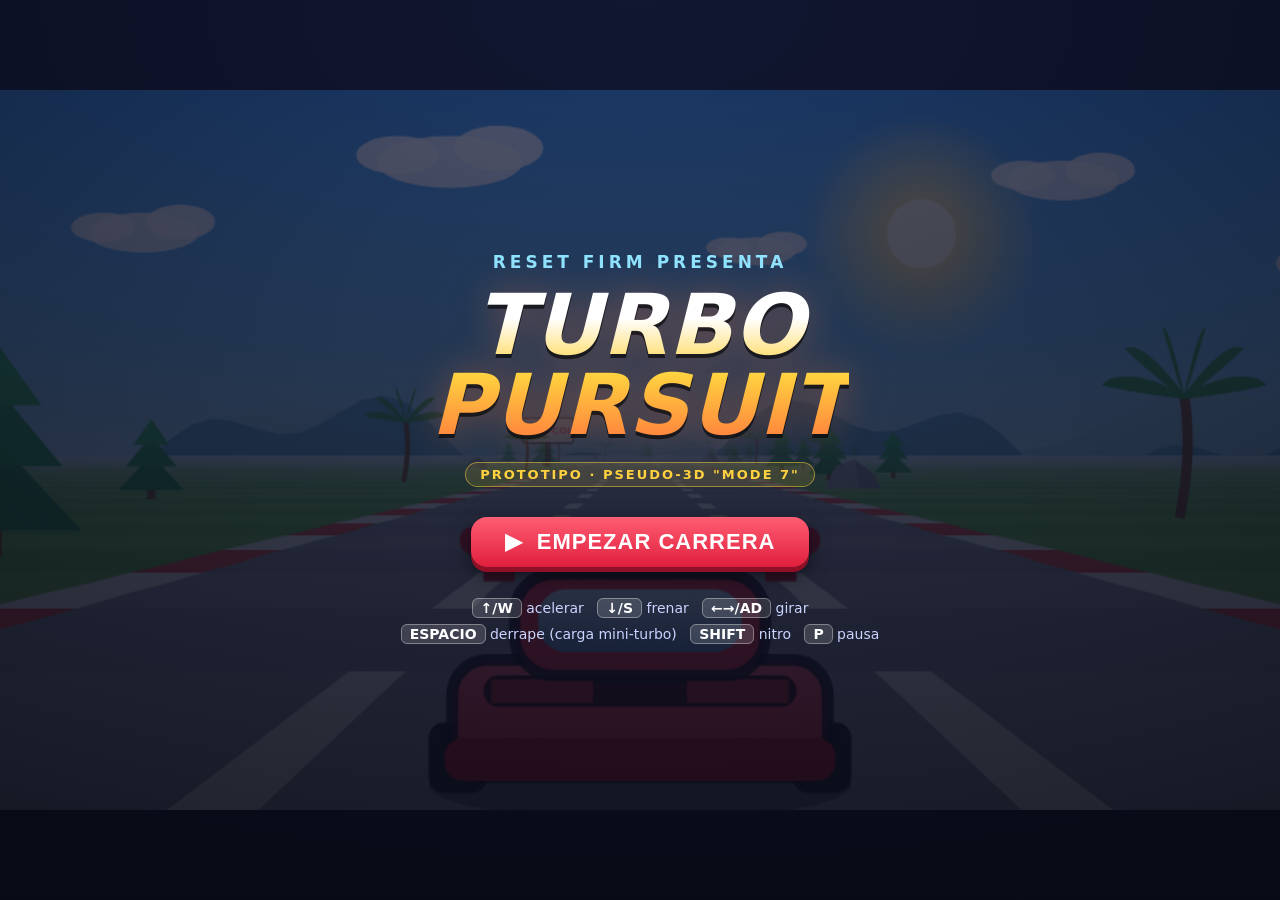
<file: nfs-prototype/index.html>
<!doctype html>
<html lang="es">
<head>
<meta charset="utf-8">
<meta name="viewport" content="width=device-width, initial-scale=1, maximum-scale=1, user-scalable=no">
<title>TURBO PURSUIT — prototipo NFS × retro Nintendo</title>
<style>
  :root{
    --ink:#1b1d2e; --paper:#fffdf5; --accent:#ff3d54; --accent2:#ffd23f; --sky:#35b6ff;
  }
  *{margin:0;padding:0;box-sizing:border-box}
  html,body{height:100%;background:#0b0d1a;overflow:hidden;font-family:system-ui,-apple-system,"Segoe UI",Roboto,sans-serif;
    -webkit-user-select:none;user-select:none;-webkit-tap-highlight-color:transparent;touch-action:none}
  #stage{position:fixed;inset:0;display:flex;align-items:center;justify-content:center;background:#0b0d1a}
  canvas#game{width:100vw;height:100vh;object-fit:contain;image-rendering:auto;display:block}

  /* ---------- HUD ---------- */
  #hud{position:fixed;inset:0;pointer-events:none;display:none}
  .chunk{font-weight:900;letter-spacing:.5px;color:#fff;
    text-shadow:0 2px 0 rgba(0,0,0,.55), 0 0 2px rgba(0,0,0,.5), -2px 0 0 rgba(0,0,0,.35), 2px 0 0 rgba(0,0,0,.35)}
  #speedBox{position:absolute;right:2.2%;bottom:3.5%;text-align:right}
  #speedVal{font-size:min(9vh,64px);line-height:1;font-style:italic}
  #speedUnit{font-size:min(2.6vh,18px);opacity:.9;margin-top:-4px}
  #nitroWrap{position:absolute;right:2.2%;bottom:16%;width:min(24vw,210px)}
  #nitroLabel{font-size:min(2vh,14px);margin-bottom:3px;text-align:right}
  #nitroBar{height:min(2.4vh,16px);border-radius:99px;background:rgba(0,0,0,.45);border:2px solid rgba(255,255,255,.85);overflow:hidden}
  #nitroFill{height:100%;width:100%;border-radius:99px;background:linear-gradient(90deg,#28e0ff,#7cf29c);transition:width .08s linear}
  #lapBox{position:absolute;left:2.2%;top:2.8%;font-size:min(3.6vh,26px)}
  #timeBox{position:absolute;left:2.2%;top:calc(2.8% + min(4.4vh,32px));font-size:min(2.6vh,19px);opacity:.95}
  #bestBox{position:absolute;left:2.2%;top:calc(2.8% + min(8vh,58px));font-size:min(2.2vh,16px);color:#ffe36e}
  #posBox{position:absolute;right:2.2%;top:2.4%;text-align:right}
  #posVal{font-size:min(8vh,58px);line-height:.95;font-style:italic;color:#ffd23f}
  #posOrd{font-size:min(2.4vh,17px)}
  #msgFlash{position:absolute;left:50%;top:26%;transform:translateX(-50%);font-size:min(6vh,44px);opacity:0;transition:opacity .25s;white-space:nowrap;font-style:italic}
  #muteHint{position:absolute;right:2.2%;bottom:1%;font-size:11px;opacity:.55;color:#fff}

  /* ---------- overlays ---------- */
  .overlay{position:fixed;inset:0;display:flex;flex-direction:column;align-items:center;justify-content:center;gap:14px;
    background:radial-gradient(120% 100% at 50% 0%, rgba(20,26,58,.72), rgba(8,10,22,.9));color:#fff;text-align:center;z-index:5}
  .hidden{display:none!important}
  #title h1{font-size:min(11vw,84px);font-weight:900;font-style:italic;letter-spacing:1px;line-height:.95;
    background:linear-gradient(180deg,#fff 20%,#ffd23f 55%,#ff7b3d 100%);-webkit-background-clip:text;background-clip:text;color:transparent;
    filter:drop-shadow(0 4px 0 rgba(0,0,0,.6)) drop-shadow(0 0 18px rgba(255,122,61,.35))}
  #title .sub{font-size:min(3.4vw,17px);letter-spacing:4px;color:#8fe3ff;font-weight:800;text-transform:uppercase}
  #title .badge{margin-top:2px;font-size:min(3vw,13px);color:#ffd23f;background:rgba(255,210,63,.12);border:1px solid rgba(255,210,63,.5);
    padding:4px 14px;border-radius:99px;font-weight:800;letter-spacing:2px}
  .press{margin-top:16px;font-size:min(4.4vw,22px);font-weight:900;color:#fff;animation:blink 1.1s steps(2) infinite;cursor:pointer;pointer-events:auto;
    background:linear-gradient(180deg,#ff5d72,#e01f3d);padding:12px 34px;border-radius:16px;border:0;
    box-shadow:0 5px 0 #8f1027, 0 8px 18px rgba(0,0,0,.5);letter-spacing:1px}
  .press:active{transform:translateY(4px);box-shadow:0 1px 0 #8f1027}
  @keyframes blink{50%{filter:brightness(1.25)}}
  .controls{margin-top:14px;font-size:min(3.2vw,14px);line-height:1.9;color:#c9d4ff}
  .controls b{color:#fff;background:rgba(255,255,255,.14);border:1px solid rgba(255,255,255,.35);border-radius:6px;padding:1px 8px;font-weight:800}
  #countNum{font-size:min(34vh,220px);font-weight:900;font-style:italic;color:#ffd23f;
    text-shadow:0 6px 0 rgba(0,0,0,.6),0 0 40px rgba(255,210,63,.55);transform:scale(1)}
  #countdown{background:transparent;pointer-events:none}
  .pop{animation:pop .9s ease-out}
  @keyframes pop{0%{transform:scale(1.8);opacity:0}18%{transform:scale(1);opacity:1}80%{opacity:1}100%{transform:scale(.85);opacity:0}}

  #results .card{background:rgba(12,16,38,.92);border:2px solid rgba(255,255,255,.18);border-radius:22px;padding:26px 34px;min-width:min(88vw,460px);
    box-shadow:0 20px 60px rgba(0,0,0,.6)}
  #resultTitle{font-size:min(9vw,52px);font-weight:900;font-style:italic;margin-bottom:6px}
  #resultTitle.win{color:#ffd23f;text-shadow:0 3px 0 rgba(0,0,0,.5),0 0 26px rgba(255,210,63,.5)}
  #resultTitle.lose{color:#8fe3ff}
  #standings{width:100%;border-collapse:collapse;margin-top:12px;font-size:min(4vw,17px)}
  #standings td{padding:7px 10px;border-bottom:1px solid rgba(255,255,255,.1);text-align:left;color:#dfe6ff}
  #standings tr.me td{color:#ffd23f;font-weight:900;background:rgba(255,210,63,.08)}
  #standings td:first-child{font-weight:900;width:2.2em;color:#8fe3ff}
  #standings td:last-child{text-align:right;font-variant-numeric:tabular-nums}
  #bestLapRes{margin-top:10px;color:#7cf29c;font-weight:800;font-size:min(3.6vw,15px)}

  #pauseOv .card{background:rgba(12,16,38,.9);border-radius:20px;padding:30px 50px;border:2px solid rgba(255,255,255,.15)}

  /* ---------- touch ---------- */
  #touch{position:fixed;inset:0;pointer-events:none;display:none;z-index:4}
  .tbtn{position:absolute;pointer-events:auto;width:64px;height:64px;border-radius:18px;border:2px solid rgba(255,255,255,.5);
    background:rgba(20,24,50,.45);color:#fff;font-weight:900;font-size:15px;display:flex;align-items:center;justify-content:center;
    backdrop-filter:blur(2px)}
  .tbtn:active,.tbtn.on{background:rgba(255,93,114,.7);border-color:#fff}
  #tL{left:16px;bottom:26px}#tR{left:96px;bottom:26px}
  #tGas{right:16px;bottom:96px;background:rgba(40,224,255,.35)}
  #tBrk{right:96px;bottom:26px}
  #tNit{right:16px;bottom:176px;background:rgba(124,242,156,.35)}
  #tDft{right:96px;bottom:106px;background:rgba(255,210,63,.3)}
  @media (pointer:coarse){ #muteHint{display:none} }
</style>
</head>
<body>
<div id="stage"><canvas id="game" width="960" height="540"></canvas></div>

<div id="hud">
  <div id="lapBox"  class="chunk">VUELTA 1/3</div>
  <div id="timeBox" class="chunk">0'00"00</div>
  <div id="bestBox" class="chunk"></div>
  <div id="posBox">
    <div id="posVal" class="chunk">6</div>
    <div id="posOrd" class="chunk">POSICIÓN</div>
  </div>
  <div id="nitroWrap">
    <div id="nitroLabel" class="chunk">NITRO</div>
    <div id="nitroBar"><div id="nitroFill"></div></div>
  </div>
  <div id="speedBox">
    <div id="speedVal" class="chunk">0</div>
    <div id="speedUnit" class="chunk">km/h</div>
  </div>
  <div id="msgFlash" class="chunk"></div>
  <div id="muteHint">M silencio · P pausa</div>
</div>

<div id="touch">
  <div class="tbtn" id="tL">◀</div><div class="tbtn" id="tR">▶</div>
  <div class="tbtn" id="tGas">GAS</div><div class="tbtn" id="tBrk">FRENO</div>
  <div class="tbtn" id="tNit">NITRO</div><div class="tbtn" id="tDft">DRIFT</div>
</div>

<div id="title" class="overlay">
  <div class="sub">RESET FIRM PRESENTA</div>
  <h1>TURBO<br>PURSUIT</h1>
  <div class="badge">PROTOTIPO · PSEUDO-3D "MODE 7"</div>
  <button class="press" id="startBtn">▶ &nbsp;EMPEZAR CARRERA</button>
  <div class="controls">
    <b>↑/W</b> acelerar &nbsp; <b>↓/S</b> frenar &nbsp; <b>←→/AD</b> girar<br>
    <b>ESPACIO</b> derrape (carga mini-turbo) &nbsp; <b>SHIFT</b> nitro &nbsp; <b>P</b> pausa
  </div>
</div>

<div id="countdown" class="overlay hidden"><div id="countNum" class="chunk">3</div></div>

<div id="results" class="overlay hidden">
  <div class="card">
    <div id="resultTitle" class="win">¡VICTORIA!</div>
    <table id="standings"></table>
    <div id="bestLapRes"></div>
    <button class="press" id="againBtn" style="margin-top:18px">↻ &nbsp;OTRA CARRERA</button>
  </div>
</div>

<div id="pauseOv" class="overlay hidden"><div class="card"><div class="chunk" style="font-size:40px">PAUSA</div>
  <div style="margin-top:8px;color:#c9d4ff">pulsa <b>P</b> para seguir</div></div></div>

<script>
'use strict';
/* =====================================================================
   TURBO PURSUIT — prototipo de carreras arcade
   Motor pseudo-3D de segmentos (estilo OutRun / SNES "Mode 7").
   Todo autocontenido: gráficos vectoriales en canvas + audio WebAudio.
   ===================================================================== */

/* ---------- utilidades ---------- */
const clamp=(v,a,b)=>Math.max(a,Math.min(b,v));
const lerp=(a,b,t)=>a+(b-a)*t;
const easeIn=(a,b,p)=>a+(b-a)*p*p;
const easeOut=(a,b,p)=>a+(b-a)*(1-(1-p)*(1-p));
const easeInOut=(a,b,p)=>a+(b-a)*((-Math.cos(p*Math.PI)/2)+0.5);
function increase(v,inc,max){ let r=v+inc; while(r>=max)r-=max; while(r<0)r+=max; return r; }
function fmtTime(t){ if(t==null)return '—'; const m=Math.floor(t/60),s=Math.floor(t%60),c=Math.floor((t*100)%100);
  return m+"'"+String(s).padStart(2,'0')+'"'+String(c).padStart(2,'0'); }
const ORD=['1º','2º','3º','4º','5º','6º'];

/* ---------- constantes del mundo ---------- */
const W=960, H=540;
const SEG_LEN=200, RUMBLE=3, LANES=3;
const ROAD_W=2200;                 // medio ancho de la pista (unidades mundo)
const DRAW_DIST=300;               // segmentos dibujados
const FOV=100, CAM_H=1100;
const CAM_DEPTH=1/Math.tan((FOV/2)*Math.PI/180);
const PLAYER_Z=CAM_DEPTH*CAM_H;    // distancia del coche a la cámara
const FOG_DENSITY=4.2;
const LAPS=3;
const MAX_SPEED=SEG_LEN*60;        // 12000 u/s
const ACCEL=MAX_SPEED/5.2, BRAKE=-MAX_SPEED*1.05, DECEL=-MAX_SPEED/7;
const OFF_DECEL=-MAX_SPEED/1.4, OFF_LIMIT=MAX_SPEED/4;
const CENTRIF=0.315;
const CAR_W=660;                   // ancho mundo de un coche
const KMH=0.026;                   // velocidad→km/h mostrados

const canvas=document.getElementById('game');
const ctx=canvas.getContext('2d');

/* ---------- pista ---------- */
let segments=[], trackLength=0;
const lastY=()=>segments.length?segments[segments.length-1].p2.world.y:0;

function addSegment(curve,y){
  const n=segments.length;
  segments.push({
    index:n, curve,
    p1:{world:{x:0,y:lastY(),z:n*SEG_LEN},camera:{},screen:{}},
    p2:{world:{x:0,y:y,z:(n+1)*SEG_LEN},camera:{},screen:{}},
    color:Math.floor(n/RUMBLE)%2, sprites:[], cars:[],
    boost:false, finish:false, clip:0, projFrame:-1
  });
}
function addRoad(enter,hold,leave,curve,y){
  const sy=lastY(), ey=sy+(y||0)*SEG_LEN, total=enter+hold+leave;
  for(let i=0;i<enter;i++) addSegment(easeIn(0,curve,i/enter), easeInOut(sy,ey,i/total));
  for(let i=0;i<hold;i++)  addSegment(curve, easeInOut(sy,ey,(enter+i)/total));
  for(let i=0;i<leave;i++) addSegment(easeInOut(curve,0,i/leave), easeInOut(sy,ey,(enter+hold+i)/total));
}
const straight=n=>addRoad(n,n,n,0,0);
function markBoost(from,count){ for(let i=0;i<count;i++){ const s=segments[from+i]; if(s) s.boost=true; } }
function addSprite(i,type,offset,scale){ const s=segments[i%segments.length]; if(s) s.sprites.push({type,offset,scale:scale||1}); }

function scatterScenery(){
  const N=segments.length;
  for(let i=20;i<N;i+=9){
    const side=(i%2)?1:-1;
    const t=['palm','pine','palm','rock','pine'][i%5];
    addSprite(i, t, side*(1.35+((i*7)%10)/9*1.6), 0.85+((i*13)%10)/22);
    if(i%4===0) addSprite(i+3, ['pine','palm'][i%2], -side*(1.5+((i*11)%10)/8), 0.8+((i*3)%10)/25);
  }
  const ads=['NITRO COLA','SPEED BROS.','1-UP GARAGE','RETRO GP','STAR FUEL','KART KLUB'];
  for(let i=140;i<N-100;i+=340) addSprite(i,'billboard',(Math.floor(i/340)%2?1:-1)*1.55,1,segments[i].adText=ads[Math.floor(i/340)%ads.length]);
}

function buildTrack(){
  segments=[];
  straight(45);                       markBoost(60,4);
  addRoad(60,60,60, 2.2, 0);          // derecha suave
  addRoad(50,50,50,-3.4, 12);         // izquierda subiendo
  straight(30);
  addRoad(40,40,40, 0, -24);          // bajada
  addRoad(70,90,70, 4.6, 0);          // curvón derecha
  straight(50);                       markBoost(segments.length-30,4);
  addRoad(35,30,35,-4.2, 0);          // chicane
  addRoad(35,30,35, 4.2, 0);
  addRoad(45,45,45,-2.0, 20);         // izquierda subiendo
  addRoad(40,60,40, 0, -34);          // gran bajada
  addRoad(55,70,55,-4.8, 0);          // curvón izquierda
  straight(40);
  addRoad(50,40,50, 3.0, 14);
  addRoad(40,40,40,-2.6,-14);
  straight(70);                       markBoost(segments.length-50,4);
  // línea de meta al principio (segmentos 0-3)
  for(let i=0;i<4;i++) segments[i].finish=true;
  addSprite(6,'gate',0,1);
  scatterScenery();
  trackLength=segments.length*SEG_LEN;
}
const findSegment=z=>segments[Math.floor(z/SEG_LEN)%segments.length];

/* ---------- estado ---------- */
const keys={};
let state='title';           // title | countdown | racing | finished | paused
let prevState='racing';
let position=0, speed=0, playerX=0;
let boostTimer=0, nitro=1, nitroOn=false;
let drifting=false, driftCharge=0, driftDir=0;
let shake=0, raceTime=0, lapStart=0, lap=1, bestLap=null, lapTimes=[];
let prevPZ=0, countT=0, msgT=0, frameId=0;
let bgPar=0, bgPar2=0, cloudDrift=0, finishedDelay=0;
let padCooldown=0;

const RIVALS=[
  {name:'MIDNIGHT',    color:'#7b4dff', top:0.965},
  {name:'SAKURA',      color:'#ff7bc1', top:0.945},
  {name:'EL COMISARIO',color:'#3f77ff', top:0.975, cop:true},
  {name:'VENDETTA',    color:'#2ee6a8', top:0.935},
  {name:'TURBO-KID',   color:'#ffb23f', top:0.955},
];
let cars=[];
const PLAYER={name:'TÚ', color:'#ff3d54'};

function resetRace(){
  buildTrack();
  cars=[];
  // parrilla: rivales delante, jugador último (justo tras la meta)
  RIVALS.forEach((r,i)=>{
    const seg=findSegment(900+(i+1)*460);
    const car={ ...r, z:900+(i+1)*460, offset:(i%2?0.45:-0.45), speed:0,
      lap:1, finished:false, totalTime:null, steer:0, brake:false, boost:0 };
    seg.cars.push(car); cars.push(car);
  });
  position=increase(900-PLAYER_Z,0,trackLength);
  prevPZ=(position+PLAYER_Z)%trackLength;
  speed=0; playerX=0; nitro=1; boostTimer=0; nitroOn=false;
  drifting=false; driftCharge=0; shake=0;
  raceTime=0; lapStart=0; lap=1; bestLap=null; lapTimes=[]; finishedDelay=0;
  playerFinished=false; playerTotal=null; padCooldown=0;
}
let playerFinished=false, playerTotal=null;

/* =====================================================================
   AUDIO — motor, música chiptune, efectos. Todo sintetizado.
   ===================================================================== */
let AC=null, master=null, muted=false;
let engOsc=null, engSub=null, engGain=null, engFilter=null;
let skidGain=null, nitroGain=null, noiseBuf=null;
let musicTimer=null, musicStep=0, musicNext=0;

function makeNoise(){
  const b=AC.createBuffer(1,AC.sampleRate*1,AC.sampleRate), d=b.getChannelData(0);
  for(let i=0;i<d.length;i++) d[i]=Math.random()*2-1;
  return b;
}
function initAudio(){
  if(AC) return;
  try{ AC=new (window.AudioContext||window.webkitAudioContext)(); }catch(e){ return; }
  master=AC.createGain(); master.gain.value=0.8; master.connect(AC.destination);
  noiseBuf=makeNoise();
  // motor: sierra + sub cuadrada con filtro
  engGain=AC.createGain(); engGain.gain.value=0;
  engFilter=AC.createBiquadFilter(); engFilter.type='lowpass'; engFilter.frequency.value=900; engFilter.Q.value=2;
  engOsc=AC.createOscillator(); engOsc.type='sawtooth'; engOsc.frequency.value=55;
  engSub=AC.createOscillator(); engSub.type='square'; engSub.frequency.value=27;
  const subG=AC.createGain(); subG.gain.value=0.5;
  engOsc.connect(engFilter); engSub.connect(subG); subG.connect(engFilter);
  engFilter.connect(engGain); engGain.connect(master);
  engOsc.start(); engSub.start();
  // derrape (ruido filtrado)
  const skidSrc=AC.createBufferSource(); skidSrc.buffer=noiseBuf; skidSrc.loop=true;
  const skidF=AC.createBiquadFilter(); skidF.type='bandpass'; skidF.frequency.value=1400; skidF.Q.value=1.2;
  skidGain=AC.createGain(); skidGain.gain.value=0;
  skidSrc.connect(skidF); skidF.connect(skidGain); skidGain.connect(master); skidSrc.start();
  // nitro (soplido)
  const nSrc=AC.createBufferSource(); nSrc.buffer=noiseBuf; nSrc.loop=true;
  const nF=AC.createBiquadFilter(); nF.type='bandpass'; nF.frequency.value=2600; nF.Q.value=0.7;
  nitroGain=AC.createGain(); nitroGain.gain.value=0;
  nSrc.connect(nF); nF.connect(nitroGain); nitroGain.connect(master); nSrc.start();
  startMusic();
}
function beep(freq,dur,type,vol,when){
  if(!AC||muted)return;
  const t=when||AC.currentTime;
  const o=AC.createOscillator(),g=AC.createGain();
  o.type=type||'square'; o.frequency.value=freq;
  g.gain.setValueAtTime(vol||0.18,t); g.gain.exponentialRampToValueAtTime(0.001,t+dur);
  o.connect(g); g.connect(master); o.start(t); o.stop(t+dur+0.05);
}
/* música: bajo + arpegio + hi-hat, compás alegre estilo consola */
const CHORDS=[[220,277.2,329.6],[185,220,277.2],[146.8,185,220],[164.8,207.7,246.9]]; // A F#m D E
function playStep(step,t){
  if(muted)return;
  const bar=Math.floor(step/8)%4, chord=CHORDS[bar], inBar=step%8;
  // bajo
  if(inBar%2===0) beep(chord[0]/2, 0.16, 'square', 0.10, t);
  // arpegio
  const arp=[0,1,2,1,0,2,1,2][inBar];
  beep(chord[arp]*2, 0.10, 'square', 0.055, t);
  if(inBar===6) beep(chord[2]*4,0.08,'triangle',0.05,t);
  // hi-hat
  const hs=AC.createBufferSource(); hs.buffer=noiseBuf;
  const hf=AC.createBiquadFilter(); hf.type='highpass'; hf.frequency.value=7000;
  const hg=AC.createGain(); const v=(inBar%2)?0.05:0.022;
  hg.gain.setValueAtTime(v,t); hg.gain.exponentialRampToValueAtTime(0.001,t+0.05);
  hs.connect(hf); hf.connect(hg); hg.connect(master); hs.start(t); hs.stop(t+0.08);
}
function startMusic(){
  if(musicTimer||!AC)return;
  musicNext=AC.currentTime+0.1; musicStep=0;
  const spb=60/138/2; // corcheas a 138bpm
  musicTimer=setInterval(()=>{
    while(musicNext<AC.currentTime+0.12){
      if(state==='racing'||state==='countdown'||state==='finished') playStep(musicStep,musicNext);
      musicStep++; musicNext+=spb;
    }
  },30);
}
function audioFrame(dt){
  if(!AC)return;
  const ratio=speed/MAX_SPEED;
  const gear=(ratio*4.2)%1;
  const rpm=52+ratio*40+gear*130;
  const active=(state==='racing'||state==='finished');
  engOsc.frequency.setTargetAtTime(rpm,AC.currentTime,0.03);
  engSub.frequency.setTargetAtTime(rpm/2,AC.currentTime,0.03);
  engFilter.frequency.setTargetAtTime(500+ratio*2200,AC.currentTime,0.05);
  engGain.gain.setTargetAtTime((muted||!active)?0:0.05+ratio*0.075,AC.currentTime,0.08);
  skidGain.gain.setTargetAtTime((!muted&&drifting&&active)?0.09:0,AC.currentTime,0.05);
  nitroGain.gain.setTargetAtTime((!muted&&(nitroOn||boostTimer>0)&&active)?0.10:0,AC.currentTime,0.06);
}

/* =====================================================================
   ENTRADA
   ===================================================================== */
addEventListener('keydown',e=>{
  if(['ArrowUp','ArrowDown','ArrowLeft','ArrowRight',' '].includes(e.key)) e.preventDefault();
  keys[e.key.toLowerCase()]=true; keys[e.code]=true;
  if(e.key==='Enter'){ if(state==='title') startRace(); else if(state==='finished'&&finishedDelay>2) restart(); }
  if(e.key.toLowerCase()==='m'){ muted=!muted; flash(muted?'SILENCIO':'SONIDO ON'); }
  if(e.key.toLowerCase()==='p'||e.key==='Escape'){
    if(state==='racing'){ prevState=state; state='paused'; show('pauseOv'); }
    else if(state==='paused'){ state=prevState; hide('pauseOv'); }
  }
});
addEventListener('keyup',e=>{ keys[e.key.toLowerCase()]=false; keys[e.code]=false; });

const K={ left:()=>keys['arrowleft']||keys['a']||touchK.L,
          right:()=>keys['arrowright']||keys['d']||touchK.R,
          gas:()=>keys['arrowup']||keys['w']||touchK.G,
          brake:()=>keys['arrowdown']||keys['s']||touchK.B,
          nitro:()=>keys['shift']||keys['ShiftLeft']||keys['ShiftRight']||touchK.N,
          drift:()=>keys[' ']||keys['Space']||touchK.D };

const touchK={L:false,R:false,G:false,B:false,N:false,D:false};
function bindTouch(id,k){
  const el=document.getElementById(id);
  const on=e=>{e.preventDefault();touchK[k]=true;el.classList.add('on')};
  const off=e=>{e.preventDefault();touchK[k]=false;el.classList.remove('on')};
  el.addEventListener('pointerdown',on); el.addEventListener('pointerup',off);
  el.addEventListener('pointerleave',off); el.addEventListener('pointercancel',off);
}
[['tL','L'],['tR','R'],['tGas','G'],['tBrk','B'],['tNit','N'],['tDft','D']].forEach(([i,k])=>bindTouch(i,k));
const isTouch=matchMedia('(pointer:coarse)').matches;

const $=id=>document.getElementById(id);
const show=id=>$(id).classList.remove('hidden');
const hide=id=>$(id).classList.add('hidden');
$('startBtn').addEventListener('click',()=>{ if(state==='title') startRace(); });
$('againBtn').addEventListener('click',()=>{ if(state==='finished') restart(); });

function flash(txt,long){
  const el=$('msgFlash'); el.textContent=txt; el.style.opacity=1; msgT=long?2.2:1.2;
}

function startRace(){
  initAudio(); if(AC&&AC.state==='suspended')AC.resume();
  resultsShown=false;
  resetRace();
  hide('title'); hide('results'); show('countdown');
  $('hud').style.display='block';
  if(isTouch) $('touch').style.display='block';
  state='countdown'; countT=0; countShown=-1;
}
function restart(){ startRace(); }
let countShown=-1;

/* =====================================================================
   ACTUALIZACIÓN
   ===================================================================== */
function updateCountdown(dt){
  countT+=dt;
  const n=3-Math.floor(countT);
  if(n!==countShown&&n>=0){
    countShown=n;
    const el=$('countNum');
    el.textContent=n===0?'¡GO!':n;
    el.style.color=n===0?'#7cf29c':'#ffd23f';
    el.classList.remove('pop'); void el.offsetWidth; el.classList.add('pop');
    if(AC&&!muted) beep(n===0?880:440, n===0?0.5:0.14, 'square', 0.22);
  }
  if(countT>=3.9){ hide('countdown'); state='racing'; lapStart=0; }
  // los rivales pueden "calentar" quietos; el jugador aún no se mueve
}

function updatePlayer(dt){
  const playerSeg=findSegment(position+PLAYER_Z);
  const ratio=speed/MAX_SPEED;

  // ---- dirección ----
  let steer=0;
  if(K.left())steer=-1; else if(K.right())steer=1;

  // ---- derrape ----
  const wantDrift=K.drift()&&speed>MAX_SPEED*0.3;
  if(wantDrift&&steer!==0&&!drifting){ drifting=true; driftDir=steer; driftCharge=0; }
  if(drifting){
    if(!K.drift()||speed<MAX_SPEED*0.22){
      // soltar: mini-turbo
      const lvl=driftCharge>2.0?2:driftCharge>0.9?1:0;
      if(lvl>0){ boostTimer=Math.max(boostTimer,lvl*0.85); flash(lvl===2?'¡TURBO NARANJA!':'¡MINI-TURBO!');
        if(AC&&!muted){beep(660,0.09,'square',0.15);beep(990,0.14,'square',0.15,AC.currentTime+0.07);} }
      drifting=false; driftCharge=0;
    } else driftCharge+=dt*(Math.abs(steer)>0?1:0.35);
  }

  const dx=dt*1.95*ratio*(drifting?(steer===driftDir?1.45:0.65):1);
  playerX+=dx*steer;
  playerX-=dx*ratio*playerSeg.curve*CENTRIF*(drifting?0.55:1);
  playerX=clamp(playerX,-2.6,2.6);

  // ---- nitro / turbo ----
  nitroOn=K.nitro()&&nitro>0&&speed>MAX_SPEED*0.15;
  if(nitroOn) nitro=Math.max(0,nitro-dt*0.30);
  else nitro=Math.min(1,nitro+dt*0.045);
  boostTimer=Math.max(0,boostTimer-dt);
  padCooldown=Math.max(0,padCooldown-dt);
  if(playerSeg.boost&&Math.abs(playerX)<0.95&&speed>0&&padCooldown<=0){
    boostTimer=Math.max(boostTimer,1.15); padCooldown=1.0; flash('¡BOOST!');
    if(AC&&!muted) beep(1320,0.25,'sawtooth',0.12);
  }
  const boostMul=1+(nitroOn?0.34:0)+(boostTimer>0?0.26:0);
  const effMax=MAX_SPEED*Math.min(boostMul,1.48);

  // ---- aceleración ----
  const offroad=Math.abs(playerX)>1.0;
  if(K.gas()) speed+=((nitroOn||boostTimer>0)?ACCEL*2.1:ACCEL)*dt;
  else if(K.brake()) speed+=BRAKE*dt;
  else speed+=DECEL*dt;
  if(offroad){
    if(speed>OFF_LIMIT) speed+=OFF_DECEL*dt;
    shake=Math.max(shake,3.5*ratio);
    // choques con decorado
    for(const s of playerSeg.sprites){
      const half=(s.type==='billboard'?0.32:s.type==='rock'?0.24:0.2)*s.scale;
      if(Math.abs(playerX-s.offset)<half+0.16&&speed>MAX_SPEED*0.12){
        speed=MAX_SPEED*0.1; shake=9; flash('¡CRASH!');
        if(AC&&!muted){beep(90,0.3,'sawtooth',0.3);beep(60,0.4,'square',0.25);}
        break;
      }
    }
  }
  speed=clamp(speed,0,effMax);

  // ---- avanzar + vueltas ----
  position=increase(position,speed*dt,trackLength);
  const pz=(position+PLAYER_Z)%trackLength;
  if(pz<prevPZ-trackLength/2){ // cruzó meta
    const lt=raceTime-lapStart; lapStart=raceTime; lapTimes.push(lt);
    if(bestLap==null||lt<bestLap){ bestLap=lt; if(lap>1) flash('¡MEJOR VUELTA!'); }
    lap++;
    if(lap>LAPS&&!playerFinished){
      playerFinished=true; playerTotal=raceTime; state='finished';
      if(AC&&!muted){[523,659,784,1047].forEach((f,i)=>beep(f,0.22,'square',0.16,AC.currentTime+i*0.12));}
    } else if(lap===LAPS) flash('¡ÚLTIMA VUELTA!',true);
  }
  prevPZ=pz;

  // ---- colisión con rivales ----
  const segIdx=findSegment(pz).index;
  for(let d=-1;d<=1;d++){
    const seg=segments[(segIdx+d+segments.length)%segments.length];
    for(const car of seg.cars){
      const dz=Math.abs(increase(car.z,-pz,trackLength));
      const near=Math.min(dz,trackLength-dz)<SEG_LEN*0.9;
      if(near&&Math.abs(playerX-car.offset)<0.42&&speed>car.speed){
        speed=car.speed*0.82; shake=Math.max(shake,5);
        if(AC&&!muted) beep(120,0.15,'sawtooth',0.2);
      }
    }
  }
  shake=Math.max(0,shake-dt*14);
}

function autopilot(dt){ // tras terminar: sigue rodando solo
  const seg=findSegment(position+PLAYER_Z);
  speed=Math.min(speed+ACCEL*0.5*dt, MAX_SPEED*0.75);
  playerX=lerp(playerX,clamp(-seg.curve*0.12,-0.5,0.5),dt*1.5);
  position=increase(position,speed*dt,trackLength);
  prevPZ=(position+PLAYER_Z)%trackLength;
  drifting=false; nitroOn=false;
}

function updateCars(dt){
  const playerProg=(lap-1)*trackLength+((position+PLAYER_Z)%trackLength);
  for(const car of cars){
    const seg=findSegment(car.z);
    // objetivo de velocidad: base, menos en curvas, banda elástica suave
    const curveSlow=1-Math.min(Math.abs(seg.curve)*0.045,0.26)*(1-((car.cop?0.3:0)));
    const prog=(car.lap-1)*trackLength+car.z;
    const gap=(playerProg-prog)/trackLength; // + = va detrás del jugador
    const rubber=clamp(1+gap*0.22,0.92,1.10);
    let target=MAX_SPEED*car.top*curveSlow*rubber;
    if(state==='countdown'){ target=0; }
    car.speed+= clamp(target-car.speed, -MAX_SPEED*dt, ACCEL*0.85*dt);
    car.brake=target<car.speed-MAX_SPEED*0.05;
    // dirección: trazada + esquivar
    let want=clamp(-seg.curve*0.09,-0.6,0.6);
    for(const other of cars){
      if(other===car)continue;
      const dz=increase(other.z,-car.z,trackLength);
      if(dz>0&&dz<SEG_LEN*14&&Math.abs(other.offset-car.offset)<0.5)
        want=other.offset>car.offset?car.offset-0.5:car.offset+0.5;
    }
    // esquivar al jugador
    const pz=(position+PLAYER_Z)%trackLength;
    const dzp=increase(pz,-car.z,trackLength);
    if(dzp>0&&dzp<SEG_LEN*9&&Math.abs(playerX-car.offset)<0.45)
      want=playerX>car.offset?car.offset-0.45:car.offset+0.45;
    want=clamp(want,-0.8,0.8);
    car.steer=clamp(want-car.offset,-1,1);
    car.offset+=clamp(want-car.offset,-dt*0.55,dt*0.55);
    // avanzar
    const oldZ=car.z;
    car.z=increase(car.z,car.speed*dt,trackLength);
    if(car.z<oldZ&&car.speed>0){ // cruzó meta
      car.lap++;
      if(car.lap>LAPS&&!car.finished){ car.finished=true; car.totalTime=raceTime; }
    }
    const newSeg=findSegment(car.z);
    if(newSeg!==seg){ seg.cars.splice(seg.cars.indexOf(car),1); newSeg.cars.push(car); }
  }
}

function standings(){
  const pz=(position+PLAYER_Z)%trackLength;
  const list=cars.map(c=>({name:c.name,color:c.color,me:false,fin:c.finished,t:c.totalTime,
    prog:(c.lap-1)*trackLength+c.z}));
  list.push({name:PLAYER.name,color:PLAYER.color,me:true,fin:playerFinished,t:playerTotal,
    prog:(Math.min(lap,LAPS+1)-1)*trackLength+pz});
  list.sort((a,b)=>{
    if(a.fin&&b.fin)return a.t-b.t;
    if(a.fin!==b.fin)return a.fin?-1:1;
    return b.prog-a.prog;
  });
  return list;
}

/* =====================================================================
   RENDER
   ===================================================================== */
function project(p,camX,camY,camZ){
  p.camera.x=(p.world.x||0)-camX;
  p.camera.y=(p.world.y||0)-camY;
  p.camera.z=(p.world.z||0)-camZ;
  p.screen.scale=CAM_DEPTH/p.camera.z;
  p.screen.x=Math.round(W/2+p.screen.scale*p.camera.x*W/2);
  p.screen.y=Math.round(H/2-p.screen.scale*p.camera.y*H/2);
  p.screen.w=Math.round(p.screen.scale*ROAD_W*W/2);
}
const fogAmt=(d,density)=>1/Math.exp(d*d*density);
const FOG_COLOR='#bfe3f2';

function poly(x1,y1,x2,y2,x3,y3,x4,y4,color){
  ctx.fillStyle=color; ctx.beginPath();
  ctx.moveTo(x1,y1);ctx.lineTo(x2,y2);ctx.lineTo(x3,y3);ctx.lineTo(x4,y4);
  ctx.closePath();ctx.fill();
}

function renderBackground(){
  // cielo
  const g=ctx.createLinearGradient(0,0,0,H*0.62);
  g.addColorStop(0,'#2f8fe6');g.addColorStop(0.55,'#6fc4f5');g.addColorStop(1,'#cdeffb');
  ctx.fillStyle=g; ctx.fillRect(0,0,W,H*0.62);
  // sol
  const sx=W*0.72-bgPar*0.15, sy=H*0.20;
  const sg=ctx.createRadialGradient(sx,sy,4,sx,sy,90);
  sg.addColorStop(0,'rgba(255,246,200,1)');sg.addColorStop(0.25,'rgba(255,230,140,.9)');sg.addColorStop(1,'rgba(255,230,140,0)');
  ctx.fillStyle=sg;ctx.beginPath();ctx.arc(sx,sy,90,0,7);ctx.fill();
  ctx.fillStyle='#fff8d8';ctx.beginPath();ctx.arc(sx,sy,26,0,7);ctx.fill();
  // nubes
  ctx.fillStyle='rgba(255,255,255,.85)';
  for(let i=0;i<6;i++){
    const cx=((i*230+cloudDrift-bgPar*(0.25+i*0.04))%(W+260))-130;
    const cy=40+((i*67)%120), s=0.7+(i%3)*0.3;
    for(const [ox,oy,rx,ry] of [[0,0,42,15],[28,-8,26,13],[-30,-4,24,11]]){
      ctx.beginPath();ctx.ellipse(cx+ox*s,cy+oy*s,rx*s,ry*s,0,0,7);ctx.fill();
    }
  }
  // montañas lejanas
  drawRange(H*0.52,60,'#8fd0e8',bgPar*0.35,0.010,17);
  drawRange(H*0.56,78,'#5aa8c9',bgPar*0.7,0.016,29);
  // colinas verdes cercanas
  drawRange(H*0.60,46,'#68b85c',bgPar*1.15,0.021,7);
}
function drawRange(baseY,amp,color,shift,freq,seed){
  ctx.fillStyle=color;ctx.beginPath();ctx.moveTo(0,H);
  for(let x=0;x<=W;x+=16){
    const wx=x+shift;
    const y=baseY - (Math.sin(wx*freq+seed)*0.6+Math.sin(wx*freq*2.7+seed*2)*0.4+1)*amp*0.5;
    ctx.lineTo(x,y);
  }
  ctx.lineTo(W,H);ctx.closePath();ctx.fill();
}

function renderSegment(seg,x1,y1,w1,x2,y2,w2){
  const alt=seg.color;
  const grass = alt?'#6cc44f':'#5eb843';
  const road  = alt?'#969ca8':'#8c92a0';
  const rumble= alt?'#f2f2f0':'#e8483f';
  const lane  = '#f6f6f2';
  ctx.fillStyle=grass; ctx.fillRect(0,y2,W,Math.max(y1-y2,1));
  const r1=w1/6,r2=w2/6;
  poly(x1-w1-r1,y1,x1-w1,y1,x2-w2,y2,x2-w2-r2,y2,rumble);
  poly(x1+w1+r1,y1,x1+w1,y1,x2+w2,y2,x2+w2+r2,y2,rumble);
  if(seg.finish){
    // cuadros de meta
    const cols=8;
    for(let i=0;i<cols;i++){
      const c=((i+seg.index)%2)?'#f5f5f5':'#20222c';
      const a1=-1+2*i/cols, a2=-1+2*(i+1)/cols;
      poly(x1+w1*a1,y1,x1+w1*a2,y1,x2+w2*a2,y2,x2+w2*a1,y2,c);
    }
    return;
  }
  poly(x1-w1,y1,x1+w1,y1,x2+w2,y2,x2-w2,y2,road);
  if(seg.boost){
    // flechas turbo
    const bc=(Math.floor(seg.index/2)%2)?'#37d3ff':'#7cf29c';
    poly(x1-w1*0.45,y1,x1+w1*0.45,y1,x2+w2*0.30,y2,x2-w2*0.30,y2,bc);
  } else if(alt){
    const l1=w1/28,l2=w2/28;
    for(let i=1;i<LANES;i++){
      const f=-1+2*i/LANES;
      poly(x1+w1*f-l1,y1,x1+w1*f+l1,y1,x2+w2*f+l2,y2,x2+w2*f-l2,y2,lane);
    }
  }
}
function applyFog(y1,y2,fog){
  if(fog>=0.99)return;
  ctx.globalAlpha=1-fog; ctx.fillStyle=FOG_COLOR;
  ctx.fillRect(0,y2,W,y1-y2+1); ctx.globalAlpha=1;
}

/* ---------- sprites vectoriales ---------- */
function drawSpriteType(type,x,bottomY,w,extra){
  ctx.save(); ctx.translate(x,bottomY); const s=w/100; ctx.scale(s,s);
  ctx.lineWidth=3; ctx.lineJoin='round';
  if(type==='palm'){
    ctx.strokeStyle='#7a4a26'; ctx.lineWidth=9; ctx.beginPath();
    ctx.moveTo(0,0); ctx.quadraticCurveTo(12,-60,4,-110); ctx.stroke();
    ctx.fillStyle='#2f9e44';
    for(let a=0;a<6;a++){
      const ang=-Math.PI/2+(a-2.5)*0.5;
      ctx.beginPath(); ctx.moveTo(4,-110);
      ctx.quadraticCurveTo(4+Math.cos(ang)*55,-110+Math.sin(ang)*55-10, 4+Math.cos(ang)*78,-110+Math.sin(ang)*78+16);
      ctx.quadraticCurveTo(4+Math.cos(ang)*50,-110+Math.sin(ang)*50+14, 4,-106);
      ctx.fill();
    }
  } else if(type==='pine'){
    ctx.fillStyle='#7a4a26'; ctx.fillRect(-6,-18,12,18);
    ctx.fillStyle='#1e8e3e';
    ctx.beginPath();ctx.moveTo(-48,-14);ctx.lineTo(48,-14);ctx.lineTo(0,-66);ctx.fill();
    ctx.fillStyle='#22a04a';
    ctx.beginPath();ctx.moveTo(-38,-48);ctx.lineTo(38,-48);ctx.lineTo(0,-94);ctx.fill();
    ctx.fillStyle='#2bb457';
    ctx.beginPath();ctx.moveTo(-27,-80);ctx.lineTo(27,-80);ctx.lineTo(0,-118);ctx.fill();
  } else if(type==='rock'){
    ctx.fillStyle='#9aa1ad';
    ctx.beginPath();ctx.moveTo(-42,0);ctx.lineTo(-26,-34);ctx.lineTo(4,-44);ctx.lineTo(34,-22);ctx.lineTo(44,0);ctx.fill();
    ctx.fillStyle='#7d8592';
    ctx.beginPath();ctx.moveTo(4,-44);ctx.lineTo(34,-22);ctx.lineTo(44,0);ctx.lineTo(12,0);ctx.fill();
  } else if(type==='billboard'){
    ctx.fillStyle='#5d4632'; ctx.fillRect(-8,-70,16,70);
    ctx.fillStyle='#fffdf5'; ctx.strokeStyle='#20222c'; ctx.lineWidth=5;
    ctx.beginPath(); if(ctx.roundRect)ctx.roundRect(-70,-135,140,68,10); else ctx.rect(-70,-135,140,68);
    ctx.fill(); ctx.stroke();
    ctx.fillStyle='#e01f3d'; ctx.font='900 26px system-ui'; ctx.textAlign='center';
    ctx.fillText(extra||'TURBO',0,-93);
  } else if(type==='gate'){
    // pórtico de salida sobre la pista
    ctx.fillStyle='#20222c';
    ctx.fillRect(-150,-120,16,120); ctx.fillRect(134,-120,16,120);
    ctx.fillStyle='#e01f3d'; ctx.fillRect(-150,-140,300,34);
    ctx.fillStyle='#fff'; ctx.font='900 24px system-ui'; ctx.textAlign='center';
    ctx.fillText('TURBO PURSUIT',0,-116);
  }
  ctx.restore();
}
const SPRITE_W={palm:950,pine:900,rock:820,billboard:1350,gate:1550};

/* ---------- coches ---------- */
function drawCar(x,bottomY,w,color,steer,opts){
  opts=opts||{};
  ctx.save(); ctx.translate(x,bottomY);
  const s=w/104; ctx.scale(s,s);
  // sombra
  ctx.fillStyle='rgba(0,0,0,.35)';
  ctx.beginPath();ctx.ellipse(0,-2,54,9,0,0,7);ctx.fill();
  ctx.rotate(clamp(steer,-1,1)*0.07);
  ctx.lineJoin='round';
  // llamas de nitro
  if(opts.flame){
    ctx.globalCompositeOperation='lighter';
    for(const ex of [-24,24]){
      const len=14+Math.random()*16;
      ctx.fillStyle='rgba(255,140,40,.85)';
      ctx.beginPath();ctx.moveTo(ex-6,-6);ctx.lineTo(ex+6,-6);ctx.lineTo(ex,len-4);ctx.fill();
      ctx.fillStyle='rgba(255,235,140,.9)';
      ctx.beginPath();ctx.moveTo(ex-3,-6);ctx.lineTo(ex+3,-6);ctx.lineTo(ex,len*0.55-4);ctx.fill();
    }
    ctx.globalCompositeOperation='source-over';
  }
  // chispas de derrape
  if(opts.spark){
    ctx.fillStyle=opts.spark===2?'#ffb23f':'#37d3ff';
    for(let i=0;i<5;i++){
      const sx=(Math.random()<0.5?-1:1)*(40+Math.random()*14), sy=-2-Math.random()*10;
      ctx.beginPath();ctx.arc(sx,sy,2.4+Math.random()*2,0,7);ctx.fill();
    }
  }
  // ruedas
  ctx.fillStyle='#191a22';
  ctx.beginPath();if(ctx.roundRect){ctx.roundRect(-54,-18,15,18,4);ctx.roundRect(39,-18,15,18,4);}else{ctx.rect(-54,-18,15,18);ctx.rect(39,-18,15,18);}ctx.fill();
  // carrocería
  const g=ctx.createLinearGradient(0,-34,0,-4);
  g.addColorStop(0,shade(color,30));g.addColorStop(0.5,color);g.addColorStop(1,shade(color,-28));
  ctx.fillStyle=g; ctx.strokeStyle='rgba(15,16,26,.85)'; ctx.lineWidth=3;
  ctx.beginPath();if(ctx.roundRect)ctx.roundRect(-48,-34,96,30,9);else ctx.rect(-48,-34,96,30);
  ctx.fill();ctx.stroke();
  // parachoques
  ctx.fillStyle=shade(color,-40);
  ctx.beginPath();if(ctx.roundRect)ctx.roundRect(-50,-14,100,11,5);else ctx.rect(-50,-14,100,11);ctx.fill();
  // banda de luces traseras
  ctx.fillStyle='#3a0d14';
  ctx.beginPath();if(ctx.roundRect)ctx.roundRect(-40,-30,80,8,4);else ctx.rect(-40,-30,80,8);ctx.fill();
  ctx.fillStyle=opts.brake?'#ff5d5d':'#c22633';
  if(opts.brake){ctx.shadowColor='#ff3d54';ctx.shadowBlur=14;}
  ctx.fillRect(-38,-29,26,6); ctx.fillRect(12,-29,26,6);
  ctx.shadowBlur=0;
  // cabina
  ctx.fillStyle=shade(color,-18);
  ctx.beginPath();if(ctx.roundRect)ctx.roundRect(-32,-56,64,26,10);else ctx.rect(-32,-56,64,26);
  ctx.fill();ctx.stroke();
  const wg=ctx.createLinearGradient(0,-54,0,-36);
  wg.addColorStop(0,'#cfeeff');wg.addColorStop(1,'#5f93c9');
  ctx.fillStyle=wg;
  ctx.beginPath();if(ctx.roundRect)ctx.roundRect(-26,-52,52,16,7);else ctx.rect(-26,-52,52,16);ctx.fill();
  // alerón
  ctx.fillStyle=shade(color,-35);
  ctx.fillRect(-40,-63,8,9); ctx.fillRect(32,-63,8,9);
  ctx.beginPath();if(ctx.roundRect)ctx.roundRect(-46,-68,92,7,3);else ctx.rect(-46,-68,92,7);ctx.fill();
  // sirena de policía
  if(opts.cop){
    ctx.fillStyle=(Math.floor(performance.now()/160)%2)?'#ff3b3b':'#3f8bff';
    ctx.shadowColor=ctx.fillStyle;ctx.shadowBlur=12;
    ctx.fillRect(-12,-62,24,7); ctx.shadowBlur=0;
  }
  ctx.restore();
}
function shade(hex,amt){
  const n=parseInt(hex.slice(1),16);
  const r=clamp((n>>16)+amt,0,255),g=clamp(((n>>8)&255)+amt,0,255),b=clamp((n&255)+amt,0,255);
  return `rgb(${r},${g},${b})`;
}

function render(dt){
  frameId++;
  const baseSeg=findSegment(position);
  const basePct=(position%SEG_LEN)/SEG_LEN;
  const playerSeg=findSegment(position+PLAYER_Z);
  const playerPct=((position+PLAYER_Z)%SEG_LEN)/SEG_LEN;
  const playerY=lerp(playerSeg.p1.world.y,playerSeg.p2.world.y,playerPct);
  const speedRatio=speed/MAX_SPEED;

  // parallax de fondo
  bgPar+=playerSeg.curve*speedRatio*dt*220;
  cloudDrift+=dt*6;

  ctx.save();
  const shx=(Math.random()-0.5)*shake*2, shy=(Math.random()-0.5)*shake*2;
  ctx.translate(shx,shy);

  renderBackground();

  // ---- pista ----
  let maxy=H, x=0, dx=-(baseSeg.curve*basePct);
  const camY=playerY+CAM_H;
  for(let n=0;n<DRAW_DIST;n++){
    const seg=segments[(baseSeg.index+n)%segments.length];
    const looped=seg.index<baseSeg.index;
    seg.fog=fogAmt(n/DRAW_DIST,FOG_DENSITY);
    seg.clip=maxy;
    project(seg.p1, playerX*ROAD_W-x,    camY, position-(looped?trackLength:0));
    project(seg.p2, playerX*ROAD_W-x-dx, camY, position-(looped?trackLength:0));
    seg.projFrame=frameId;
    x+=dx; dx+=seg.curve;
    if(seg.p1.camera.z<=CAM_DEPTH||seg.p2.screen.y>=maxy||seg.p2.screen.y>=seg.p1.screen.y) continue;
    renderSegment(seg,seg.p1.screen.x,seg.p1.screen.y,seg.p1.screen.w,
                      seg.p2.screen.x,seg.p2.screen.y,seg.p2.screen.w);
    applyFog(seg.p1.screen.y,seg.p2.screen.y,seg.fog);
    maxy=seg.p1.screen.y;
  }

  // ---- sprites y coches (de lejos a cerca) ----
  for(let n=DRAW_DIST-1;n>0;n--){
    const seg=segments[(baseSeg.index+n)%segments.length];
    if(seg.projFrame!==frameId||seg.p1.camera.z<=CAM_DEPTH)continue;
    const clipY=seg.clip;
    for(const car of seg.cars){
      const pct=(car.z%SEG_LEN)/SEG_LEN;
      const sc=lerp(seg.p1.screen.scale,seg.p2.screen.scale,pct);
      const cx=lerp(seg.p1.screen.x,seg.p2.screen.x,pct)+sc*car.offset*ROAD_W*W/2;
      const cy=lerp(seg.p1.screen.y,seg.p2.screen.y,pct);
      const cw=sc*CAR_W*W/2;
      if(cw<2||cy>H+80)continue;
      ctx.save();ctx.beginPath();ctx.rect(-20,-20,W+40,clipY+20);ctx.clip();
      ctx.globalAlpha=Math.max(seg.fog,0.25);
      drawCar(cx,cy,cw,car.color,car.steer*2,{brake:car.brake,cop:car.cop});
      ctx.globalAlpha=1;ctx.restore();
    }
    for(const s of seg.sprites){
      const sc=seg.p1.screen.scale;
      const sw=sc*SPRITE_W[s.type]*s.scale*W/2;
      if(sw<3)continue;
      const sx=seg.p1.screen.x+sc*s.offset*ROAD_W*W/2;
      const sy=seg.p1.screen.y;
      ctx.save();ctx.beginPath();ctx.rect(-20,-20,W+40,clipY+20);ctx.clip();
      ctx.globalAlpha=Math.max(seg.fog,0.2);
      drawSpriteType(s.type,sx,sy,sw,seg.adText);
      ctx.globalAlpha=1;ctx.restore();
    }
  }

  // ---- coche del jugador ----
  const bounce=Math.sin(performance.now()/45)*speedRatio*1.6;
  const steer=(K.left()?-1:0)+(K.right()?1:0);
  const pw=CAR_W*W/(2*CAM_H)*1.06;
  const sparkLvl=drifting?(driftCharge>2?2:driftCharge>0.9?1:0):0;
  drawCar(W/2+(drifting?driftDir*6:0), H-12+bounce, pw, PLAYER.color,
    steer*(drifting?1.9:1),
    {flame:(nitroOn||boostTimer>0), brake:K.brake(), spark:sparkLvl});

  // líneas de velocidad con nitro
  if(nitroOn||boostTimer>0){
    ctx.strokeStyle='rgba(255,255,255,.5)';ctx.lineWidth=2;
    for(let i=0;i<10;i++){
      const a=Math.random()*Math.PI*2, r1=H*0.35+Math.random()*60, r2=r1+40+Math.random()*80;
      ctx.beginPath();
      ctx.moveTo(W/2+Math.cos(a)*r1,H/2+Math.sin(a)*r1*0.7);
      ctx.lineTo(W/2+Math.cos(a)*r2,H/2+Math.sin(a)*r2*0.7);
      ctx.stroke();
    }
  }
  ctx.restore();
}

/* ---------- HUD ---------- */
let hudCache={};
function setText(id,v){ if(hudCache[id]!==v){hudCache[id]=v;$(id).textContent=v;} }
function renderHUD(dt){
  setText('speedVal',String(Math.round(speed*KMH)));
  $('nitroFill').style.width=(nitro*100).toFixed(1)+'%';
  $('nitroFill').style.background=nitroOn?'linear-gradient(90deg,#ffd23f,#ff7b3d)':'linear-gradient(90deg,#28e0ff,#7cf29c)';
  setText('lapBox','VUELTA '+Math.min(lap,LAPS)+'/'+LAPS);
  setText('timeBox',fmtTime(raceTime));
  setText('bestBox',bestLap?('MEJOR: '+fmtTime(bestLap)):'');
  const st=standings(), pos=st.findIndex(s=>s.me)+1;
  setText('posVal',String(pos));
  setText('posOrd',pos===1?'¡LÍDER!':'POSICIÓN');
  if(msgT>0){ msgT-=dt; if(msgT<=0)$('msgFlash').style.opacity=0; }
}

function showResults(){
  const st=standings();
  const pos=st.findIndex(s=>s.me)+1;
  const t=$('resultTitle');
  if(pos===1){t.textContent='¡VICTORIA!';t.className='win';}
  else if(pos<=3){t.textContent='¡PODIO! '+ORD[pos-1];t.className='win';}
  else{t.textContent=ORD[pos-1]+' PUESTO';t.className='lose';}
  const tbl=$('standings');
  tbl.innerHTML=st.map((s,i)=>
    `<tr class="${s.me?'me':''}"><td>${ORD[i]}</td>`+
    `<td><span style="display:inline-block;width:12px;height:12px;border-radius:3px;background:${s.color};margin-right:8px"></span>${s.name}</td>`+
    `<td>${s.fin?fmtTime(s.t):'—'}</td></tr>`).join('');
  $('bestLapRes').textContent=bestLap?('⚡ Mejor vuelta: '+fmtTime(bestLap)):'';
  show('results');
}
let resultsShown=false;

/* =====================================================================
   BUCLE PRINCIPAL
   ===================================================================== */
let lastT=performance.now(), acc=0; const STEP=1/60;
function frame(now){
  requestAnimationFrame(frame);
  let dt=Math.min((now-lastT)/1000,0.1); lastT=now;
  if(state==='paused'){ return; }
  acc+=dt;
  while(acc>=STEP){
    if(state==='countdown'){ updateCountdown(STEP); updateCars(STEP); }
    else if(state==='racing'){ raceTime+=STEP; updatePlayer(STEP); updateCars(STEP); }
    else if(state==='finished'){
      raceTime+=STEP; autopilot(STEP); updateCars(STEP); finishedDelay+=STEP;
      if(finishedDelay>1.6&&!resultsShown){ resultsShown=true; showResults(); }
    }
    acc-=STEP;
  }
  if(state!=='title'){ render(dt); renderHUD(dt); audioFrame(dt); }
  else renderTitleBG(dt);
}
/* fondo animado del título: la cámara rueda sola */
function renderTitleBG(dt){
  if(!segments.length){ buildTrack(); position=0; }
  speed=MAX_SPEED*0.55;
  position=increase(position,speed*dt,trackLength);
  const seg=findSegment(position+PLAYER_Z);
  playerX=lerp(playerX,clamp(-seg.curve*0.1,-0.4,0.4),dt);
  prevPZ=(position+PLAYER_Z)%trackLength;
  render(dt);
  speed=0;
}
buildTrack();
requestAnimationFrame(frame);
</script>
</body>
</html>
</file>
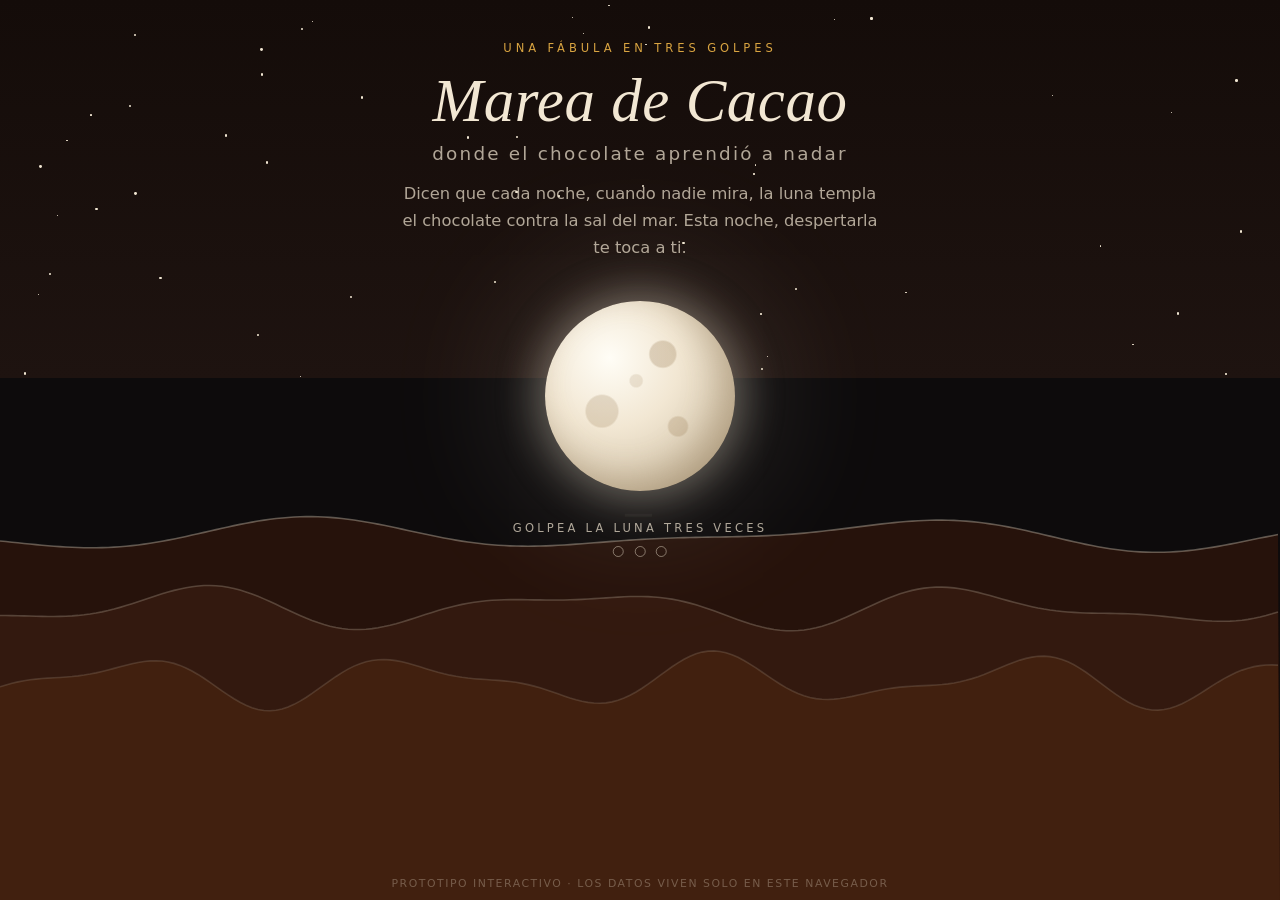
<file: chocolate-mar.html>
<!DOCTYPE html>
<html lang="es">
<head>
<meta charset="UTF-8" />
<meta name="viewport" content="width=device-width, initial-scale=1.0" />
<title>Marea de Cacao — el chocolate y el mar</title>
<meta name="description" content="Una fábula interactiva: golpea la luna tres veces, abre el mar de chocolate y reclama el cofre." />
<style>
  /* ============================================================
     MAREA DE CACAO — fábula nocturna en una sola escena.
     Tema único deliberado: la pieza vive de noche.
     ============================================================ */
  :root{
    --cacao-noche:   #140C09;  /* cielo profundo, casi grano tostado */
    --cacao-medio:   #1E1310;
    --horizonte:     #24333C;  /* azul marino que se cuela bajo el chocolate */
    --luz-luna:      #F2E7D3;  /* crema / espuma */
    --luz-luna-70:   rgba(242,231,211,.7);
    --luz-luna-45:   rgba(242,231,211,.45);
    --oro:           #D9A441;  /* caramelo lunar — único acento */
    --oro-suave:     rgba(217,164,65,.35);
    --cobre:         #A6653F;
    --ola-1:         #26120B;
    --ola-2:         #33190F;
    --ola-3:         #41200F;
    --serif: "Didot","Bodoni MT","Bodoni 72",Georgia,"Times New Roman",serif;
    --sans: "Avenir Next","Avenir","Segoe UI","Trebuchet MS",system-ui,sans-serif;
  }
  *{ box-sizing:border-box; margin:0; padding:0; }
  html,body{ height:100%; }
  body{
    font-family:var(--sans);
    color:var(--luz-luna);
    background:
      radial-gradient(120% 60% at 50% 108%, rgba(217,164,65,.10), transparent 55%),
      linear-gradient(to bottom, var(--cacao-noche) 0%, var(--cacao-medio) 42%, var(--horizonte) 62%, #101B21 100%);
    overflow:hidden;
  }
  button{ font:inherit; color:inherit; }

  #scene{ position:fixed; inset:0; }

  /* ---------- cielo ---------- */
  #sky{ position:absolute; inset:0 0 42% 0; overflow:hidden; pointer-events:none; }
  .star{
    position:absolute; border-radius:50%;
    background:var(--luz-luna);
    animation: twinkle 3.4s ease-in-out infinite alternate;
  }
  @keyframes twinkle{ from{ opacity:.15 } to{ opacity:.85 } }

  /* ---------- texto del relato ---------- */
  #story{
    position:absolute; top:clamp(18px, 4.5vh, 48px); left:50%; transform:translateX(-50%);
    width:min(92vw, 640px); text-align:center; z-index:5;
    transition:opacity .8s ease;
  }
  #story .eyebrow{
    font-size:.72rem; letter-spacing:.34em; text-transform:uppercase;
    color:var(--oro); margin-bottom:.9rem;
  }
  #story h1{
    font-family:var(--serif); font-style:italic; font-weight:400;
    font-size:clamp(2.2rem, 7vw, 3.8rem); line-height:1.05;
    text-wrap:balance; letter-spacing:.01em;
  }
  #story h1 small{
    display:block; font-size:clamp(.95rem, 2.4vw, 1.15rem);
    font-style:normal; font-family:var(--sans);
    color:var(--luz-luna-70); letter-spacing:.12em; margin-top:.7rem;
  }
  #story .intro{
    max-width:46ch; margin:1.1rem auto 0; line-height:1.65;
    font-size:clamp(.92rem, 2.3vw, 1.02rem); color:var(--luz-luna-70);
  }
  #scene.compact #story .intro,
  #scene.compact #story h1 small{ display:none; }
  #scene.compact #story h1{ font-size:clamp(1.5rem, 4vw, 2.2rem); }

  /* ---------- narración por etapas ---------- */
  #narration{
    position:absolute; left:50%; transform:translateX(-50%);
    top:clamp(150px, 26vh, 240px); z-index:5;
    width:min(90vw, 520px); text-align:center;
    font-family:var(--serif); font-style:italic;
    font-size:clamp(1rem, 2.6vw, 1.25rem); color:var(--luz-luna);
    text-shadow:0 2px 18px rgba(0,0,0,.6);
    opacity:0; transition:opacity .6s ease;
  }
  #narration.visible{ opacity:1; }
  #scene.compact #narration{ top:clamp(96px, 15vh, 150px); }

  /* ---------- la luna ---------- */
  #moon{
    position:absolute; left:50%; top:44%;
    transform:translate(-50%,-50%);
    width:clamp(120px, 22vw, 190px); aspect-ratio:1;
    border:none; border-radius:50%; cursor:pointer; z-index:6;
    background:
      radial-gradient(circle at 34% 30%, #FFFDF6 0%, var(--luz-luna) 38%, #D9CBB2 72%, #B8A88C 100%);
    box-shadow:
      0 0 40px 8px rgba(242,231,211,.35),
      0 0 140px 30px rgba(242,231,211,.14),
      inset -14px -12px 34px rgba(120,95,60,.35);
    transition:box-shadow .5s ease, filter .5s ease;
    animation: drift 7s ease-in-out infinite alternate;
  }
  @keyframes drift{ from{ transform:translate(-50%,-52%) } to{ transform:translate(-50%,-48%) } }
  #moon:focus-visible{ outline:3px solid var(--oro); outline-offset:8px; }
  /* cráteres */
  #moon::before{
    content:""; position:absolute; inset:0; border-radius:50%;
    background:
      radial-gradient(circle at 62% 28%, rgba(150,120,80,.28) 0 7%, transparent 8%),
      radial-gradient(circle at 30% 58%, rgba(150,120,80,.22) 0 9%, transparent 10%),
      radial-gradient(circle at 70% 66%, rgba(150,120,80,.25) 0 5%, transparent 6%),
      radial-gradient(circle at 48% 42%, rgba(150,120,80,.16) 0 4%, transparent 5%);
  }
  /* grietas de oro que aparecen con cada golpe */
  #moon .crack{
    position:absolute; background:linear-gradient(var(--oro), var(--cobre));
    border-radius:3px; opacity:0; transition:opacity .45s ease;
    box-shadow:0 0 10px 2px var(--oro-suave);
  }
  #moon .crack.c1{ width:3px; height:38%; left:52%; top:8%; transform:rotate(14deg); }
  #moon .crack.c2{ width:3px; height:30%; left:30%; top:38%; transform:rotate(-32deg); }
  #moon .crack.c3{ width:3px; height:34%; left:64%; top:48%; transform:rotate(24deg); }
  #scene[data-strikes="1"] .crack.c1,
  #scene[data-strikes="2"] .crack.c1, #scene[data-strikes="2"] .crack.c2,
  #scene[data-strikes="3"] .crack{ opacity:1; }
  #scene[data-strikes="3"] #moon{
    background:
      radial-gradient(circle at 34% 30%, #FFE9B8 0%, var(--oro) 45%, var(--cobre) 100%);
    box-shadow:
      0 0 55px 14px rgba(217,164,65,.55),
      0 0 180px 50px rgba(217,164,65,.22),
      inset -14px -12px 34px rgba(90,50,20,.4);
  }
  #moon.struck{ animation: strike .5s ease; }
  @keyframes strike{
    0%{ transform:translate(-50%,-50%) scale(1) }
    30%{ transform:translate(-50%,-50%) scale(.93) }
    60%{ transform:translate(-50%,-50%) scale(1.05) }
    100%{ transform:translate(-50%,-50%) scale(1) }
  }
  /* onda expansiva */
  .ripple{
    position:absolute; left:50%; top:44%; z-index:5;
    width:20px; aspect-ratio:1; border-radius:50%;
    border:2px solid var(--luz-luna-45); pointer-events:none;
    transform:translate(-50%,-50%);
    animation: ripple 1s ease-out forwards;
  }
  @keyframes ripple{
    from{ width:clamp(120px,22vw,190px); opacity:.9 }
    to{ width:min(70vw, 560px); opacity:0 }
  }

  /* ---------- indicador de golpes ---------- */
  #strikes{
    position:absolute; left:50%; transform:translateX(-50%);
    top:calc(44% + clamp(80px, 14vw, 125px)); z-index:6;
    display:flex; flex-direction:column; align-items:center; gap:.7rem;
    transition:opacity .6s ease;
  }
  #strikes .hint{
    font-size:.72rem; letter-spacing:.28em; text-transform:uppercase;
    color:var(--luz-luna-70); text-align:center;
  }
  #strikes .dots{ display:flex; gap:.65rem; }
  #strikes .dot{
    width:11px; height:11px; border-radius:50%;
    border:1.5px solid var(--luz-luna-45); transition:all .4s ease;
  }
  #strikes .dot.on{ background:var(--oro); border-color:var(--oro); box-shadow:0 0 12px 2px var(--oro-suave); }

  /* ---------- fondo marino (visible al abrirse el mar) ---------- */
  #seabed{
    position:absolute; inset:auto 0 0 0; height:58%; z-index:1;
    background:
      radial-gradient(60% 45% at 50% 96%, rgba(217,164,65,.32), transparent 70%),
      radial-gradient(90% 70% at 50% 100%, #2A1A10 0%, #17100C 60%, #0D0B0C 100%);
  }
  canvas#sea{ position:absolute; inset:auto 0 0 0; height:58%; width:100%; z-index:2; pointer-events:none; }

  /* ---------- el claro: formulario / cofre / premio ---------- */
  #trench{
    position:absolute; left:50%; bottom:clamp(14px, 4vh, 44px);
    transform:translateX(-50%); z-index:8;
    width:min(92vw, 420px);
    display:flex; flex-direction:column; align-items:center;
    pointer-events:none; /* solo los paneles visibles reciben clics */
  }
  .panel{
    width:100%;
    background:rgba(20,12,9,.86);
    border:1px solid var(--oro-suave);
    border-radius:14px;
    padding:clamp(1.1rem, 3.5vw, 1.7rem);
    backdrop-filter:blur(6px);
    box-shadow:0 18px 60px rgba(0,0,0,.55), 0 0 0 1px rgba(0,0,0,.4);
    opacity:0; transform:translateY(40px); pointer-events:none;
    transition:opacity .8s ease, transform .8s cubic-bezier(.2,.8,.25,1);
  }
  .panel.visible{ opacity:1; transform:translateY(0); pointer-events:auto; }
  .panel h2{
    font-family:var(--serif); font-style:italic; font-weight:400;
    font-size:clamp(1.25rem, 3.6vw, 1.55rem); line-height:1.2; text-wrap:balance;
  }
  .panel .sub{ margin-top:.45rem; font-size:.9rem; line-height:1.55; color:var(--luz-luna-70); }

  form .fields{ display:flex; flex-direction:column; gap:.85rem; margin-top:1.1rem; }
  label{
    display:flex; flex-direction:column; gap:.35rem;
    font-size:.7rem; letter-spacing:.22em; text-transform:uppercase; color:var(--luz-luna-70);
  }
  input, select{
    font:inherit; color:var(--luz-luna);
    background:rgba(242,231,211,.06);
    border:1px solid rgba(242,231,211,.22);
    border-radius:8px; padding:.65rem .8rem;
    letter-spacing:normal; text-transform:none;
  }
  input::placeholder{ color:rgba(242,231,211,.35); }
  input:focus-visible, select:focus-visible, .btn:focus-visible, #chest:focus-visible{
    outline:2px solid var(--oro); outline-offset:2px;
  }
  select option{ background:var(--cacao-medio); color:var(--luz-luna); }
  .btn{
    margin-top:1.2rem; width:100%; cursor:pointer;
    background:linear-gradient(180deg, #E8B95C, var(--oro) 55%, #B07E2C);
    color:#241505; font-weight:600; letter-spacing:.06em;
    border:none; border-radius:9px; padding:.8rem 1rem;
    box-shadow:0 6px 24px rgba(217,164,65,.28);
    transition:transform .15s ease, box-shadow .15s ease;
  }
  .btn:hover{ transform:translateY(-1px); box-shadow:0 10px 30px rgba(217,164,65,.4); }
  .btn:active{ transform:translateY(1px); }

  /* ---------- el cofre ---------- */
  #chest-stage{ display:flex; flex-direction:column; align-items:center; gap:1.1rem;
    background:none; border:none; box-shadow:none; backdrop-filter:none; padding:0; }
  #chest-stage .call{
    font-family:var(--serif); font-style:italic; text-align:center;
    font-size:clamp(1.05rem, 3vw, 1.3rem); text-shadow:0 2px 16px rgba(0,0,0,.7);
  }
  #chest{
    position:relative; width:160px; height:118px;
    background:none; border:none; cursor:pointer;
    perspective:700px;
    filter:drop-shadow(0 16px 30px rgba(0,0,0,.6));
    animation: emerge 1.1s cubic-bezier(.2,.8,.3,1.15) both;
  }
  @keyframes emerge{ from{ transform:translateY(90px) scale(.7); opacity:0 } to{ transform:none; opacity:1 } }
  #chest .glow{
    position:absolute; left:8%; right:8%; top:34%; height:40%;
    background:radial-gradient(50% 60% at 50% 30%, #FFE9B8 0%, var(--oro) 45%, transparent 75%);
    opacity:0; transition:opacity .7s ease .25s; border-radius:8px;
  }
  #chest .base{
    position:absolute; inset:auto 0 0 0; height:64px;
    background:linear-gradient(180deg, #6B3E22 0%, #4A2815 70%, #381D0F 100%);
    border:2px solid #8C5A2B; border-radius:7px;
  }
  #chest .lid{
    position:absolute; inset:0 0 auto 0; height:58px;
    background:linear-gradient(180deg, #7A4827 0%, #5A3018 100%);
    border:2px solid #8C5A2B;
    border-radius:64px 64px 6px 6px / 52px 52px 6px 6px;
    transform-origin:50% 100%;
    transition:transform .9s cubic-bezier(.3,1.4,.4,1);
  }
  #chest .strap{
    position:absolute; top:0; bottom:0; width:14px;
    background:linear-gradient(180deg, #E8B95C, #B07E2C);
    border-radius:3px; box-shadow:inset 0 0 4px rgba(60,30,0,.5);
  }
  #chest .strap.s1{ left:24px; } #chest .strap.s2{ right:24px; }
  #chest .lid .strap{ border-radius:12px 12px 0 0; }
  #chest .lock{
    position:absolute; left:50%; top:46px; transform:translateX(-50%);
    width:26px; height:30px; z-index:2;
    background:linear-gradient(180deg, #F0C86E, var(--oro) 55%, #9A6D22);
    border-radius:5px; box-shadow:0 2px 6px rgba(0,0,0,.5);
    transition:opacity .4s ease, transform .4s ease;
  }
  #chest .lock::after{
    content:""; position:absolute; left:50%; top:9px; transform:translateX(-50%);
    width:7px; height:11px; background:#3A2408; border-radius:4px 4px 1px 1px;
  }
  #chest.open .lid{ transform:rotateX(-108deg); }
  #chest.open .glow{ opacity:1; }
  #chest.open .lock{ opacity:0; transform:translate(-50%, 10px); }
  #chest.open{ animation:none; }

  /* partículas doradas */
  .spark{ position:fixed; width:7px; height:7px; border-radius:50%; z-index:20; pointer-events:none; }

  /* ---------- premio ---------- */
  #prize .code{
    margin-top:1.1rem; padding:.75rem 1rem; text-align:center;
    border:1.5px dashed var(--oro); border-radius:9px;
    font-family:ui-monospace, "SF Mono", Menlo, Consolas, monospace;
    font-size:1.15rem; letter-spacing:.18em; color:var(--oro);
    background:rgba(217,164,65,.08);
  }
  #prize .fine{ margin-top:.9rem; font-size:.78rem; line-height:1.5; color:var(--luz-luna-45); }

  /* ---------- pie ---------- */
  #foot{
    position:absolute; bottom:10px; left:50%; transform:translateX(-50%);
    z-index:4; font-size:.68rem; letter-spacing:.14em; text-transform:uppercase;
    color:rgba(242,231,211,.3); width:min(92vw, 640px); text-align:center;
  }

  .hidden{ display:none !important; }

  @media (prefers-reduced-motion: reduce){
    *, *::before, *::after{ animation:none !important; transition-duration:.01s !important; }
  }
</style>
</head>
<body>
<div id="scene" data-strikes="0">

  <div id="sky" aria-hidden="true"></div>

  <header id="story">
    <p class="eyebrow">Una fábula en tres golpes</p>
    <h1>Marea de Cacao
      <small>donde el chocolate aprendió a nadar</small>
    </h1>
    <p class="intro">Dicen que cada noche, cuando nadie mira, la luna templa el
      chocolate contra la sal del mar. Esta noche, despertarla te toca a ti.</p>
  </header>

  <p id="narration" role="status" aria-live="polite"></p>

  <button id="moon" aria-label="Golpea la luna (tres golpes abren el mar)">
    <span class="crack c1" aria-hidden="true"></span>
    <span class="crack c2" aria-hidden="true"></span>
    <span class="crack c3" aria-hidden="true"></span>
  </button>

  <div id="strikes">
    <p class="hint">Golpea la luna tres veces</p>
    <div class="dots" aria-hidden="true">
      <span class="dot"></span><span class="dot"></span><span class="dot"></span>
    </div>
  </div>

  <div id="seabed" aria-hidden="true"></div>
  <canvas id="sea" aria-hidden="true"></canvas>

  <div id="trench">
    <!-- Formulario -->
    <form id="lead-form" class="panel" novalidate>
      <h2>El mar guarda un cofre con tu nombre</h2>
      <p class="sub">Déjale tus señas a la marea y ella lo traerá hasta la orilla.</p>
      <div class="fields">
        <label>Tu nombre
          <input type="text" name="nombre" placeholder="¿Cómo te llama el mar?" required autocomplete="name" />
        </label>
        <label>Tu correo
          <input type="email" name="correo" placeholder="tucorreo@marea.com" required autocomplete="email" />
        </label>
        <label>Tu chocolate
          <select name="chocolate" required>
            <option value="" selected disabled>Elige tu debilidad…</option>
            <option>Oscuro 70% con sal de mar</option>
            <option>Con leche y caramelo</option>
            <option>Blanco con vainilla</option>
            <option>Relleno de naranja</option>
          </select>
        </label>
      </div>
      <button type="submit" class="btn">Llamar al cofre</button>
    </form>

    <!-- Cofre -->
    <div id="chest-stage" class="panel">
      <p class="call">Algo emerge del fondo… tócalo.</p>
      <button id="chest" aria-label="Abrir el cofre del tesoro">
        <span class="glow" aria-hidden="true"></span>
        <span class="lid" aria-hidden="true"><span class="strap s1"></span><span class="strap s2"></span></span>
        <span class="base" aria-hidden="true"><span class="strap s1"></span><span class="strap s2"></span></span>
        <span class="lock" aria-hidden="true"></span>
      </button>
    </div>

    <!-- Premio -->
    <div id="prize" class="panel">
      <h2 id="prize-title">La Tableta de la Marea es tuya</h2>
      <p class="sub">Chocolate oscuro 70% con sal de mar y caramelo lunar,
        templado —según la leyenda— bajo tres golpes de luna.</p>
      <p class="code" id="prize-code">MAREA-LUNA</p>
      <p class="fine">Canjéalo por un 2×1 en tu primera marea. Guarda el código:
        la luna no repite sus golpes.</p>
    </div>
  </div>

  <p id="foot">Prototipo interactivo · los datos viven solo en este navegador</p>
</div>

<script>
(function(){
  'use strict';
  const reduceMotion = matchMedia('(prefers-reduced-motion: reduce)').matches;
  const scene   = document.getElementById('scene');
  const moon    = document.getElementById('moon');
  const strikesEl = document.getElementById('strikes');
  const dots    = strikesEl.querySelectorAll('.dot');
  const narration = document.getElementById('narration');
  const form    = document.getElementById('lead-form');
  const chestStage = document.getElementById('chest-stage');
  const chest   = document.getElementById('chest');
  const prize   = document.getElementById('prize');

  /* ---------- estrellas ---------- */
  const sky = document.getElementById('sky');
  for(let i=0;i<70;i++){
    const s = document.createElement('span');
    s.className = 'star';
    const size = Math.random()*2 + 1;
    s.style.cssText = `left:${Math.random()*100}%;top:${Math.random()*100}%;`+
      `width:${size}px;height:${size}px;animation-delay:${(Math.random()*3).toFixed(2)}s;`+
      `animation-duration:${(2.2+Math.random()*3).toFixed(2)}s;`;
    sky.appendChild(s);
  }

  /* ---------- audio sutil (WebAudio, sin assets) ---------- */
  let actx = null;
  function tone(freq, dur, type, gain){
    try{
      actx = actx || new (window.AudioContext||window.webkitAudioContext)();
      const o = actx.createOscillator(), g = actx.createGain();
      o.type = type; o.frequency.value = freq;
      g.gain.setValueAtTime(gain, actx.currentTime);
      g.gain.exponentialRampToValueAtTime(0.0001, actx.currentTime + dur);
      o.connect(g).connect(actx.destination);
      o.start(); o.stop(actx.currentTime + dur);
    }catch(e){ /* silencio digno */ }
  }
  const thud  = ()=>{ tone(72, .9, 'sine', .25); tone(145, .4, 'sine', .08); };
  const chime = ()=>{ [523,659,784].forEach((f,i)=>setTimeout(()=>tone(f, 1.1, 'triangle', .07), i*140)); };

  /* ---------- narración ---------- */
  function narrate(text){
    narration.classList.remove('visible');
    setTimeout(()=>{ narration.textContent = text; narration.classList.add('visible'); }, 300);
  }

  /* ---------- el mar (canvas) ---------- */
  const canvas = document.getElementById('sea');
  const ctx = canvas.getContext('2d');
  let W = 0, H = 0, dpr = 1;
  function resize(){
    dpr = Math.min(devicePixelRatio||1, 2);
    W = canvas.clientWidth; H = canvas.clientHeight;
    canvas.width = W*dpr; canvas.height = H*dpr;
    ctx.setTransform(dpr,0,0,dpr,0,0);
  }
  addEventListener('resize', resize); resize();

  const layers = [
    { base:.30, amp:12, speed:.9,  len:.011, color:'#26120B', foam:'rgba(242,231,211,.34)' },
    { base:.44, amp:16, speed:1.25,len:.016, color:'#33190F', foam:'rgba(242,231,211,.22)' },
    { base:.58, amp:20, speed:1.6, len:.021, color:'#41200F', foam:'rgba(242,231,211,.14)' },
  ];

  let gap = 0;            // 0 cerrado → 1 abierto
  let parting = false, partStart = 0;
  const PART_MS = reduceMotion ? 50 : 2800;
  const easeInOut = x => x<.5 ? 4*x*x*x : 1 - Math.pow(-2*x+2,3)/2;

  function waveY(L, x, t, edgeL, edgeR, wall){
    let y = H*L.base
      + L.amp*Math.sin(x*L.len + t*L.speed)
      + L.amp*.5*Math.sin(x*L.len*1.7 - t*L.speed*.8);
    if(wall > 0){
      const d = Math.min(Math.abs(x-edgeL), Math.abs(x-edgeR));
      y -= wall * Math.exp(-(d*d)/(2*70*70));   // el agua se apila en los muros
    }
    return y;
  }

  function drawBody(L, t, x0, x1, edgeL, edgeR, wall, innerAtEnd, innerAtStart){
    ctx.beginPath();
    const yStart = waveY(L, x0, t, edgeL, edgeR, wall);
    if(innerAtStart){ ctx.moveTo(x0+4, H+2); ctx.quadraticCurveTo(x0-8, (yStart+H)/2, x0, yStart); }
    else{ ctx.moveTo(x0, H+2); ctx.lineTo(x0, yStart); }
    const pts = [];
    for(let x=x0; x<=x1; x+=6){
      const y = waveY(L, x, t, edgeL, edgeR, wall);
      ctx.lineTo(x, y); pts.push([x,y]);
    }
    const yEnd = waveY(L, x1, t, edgeL, edgeR, wall);
    if(innerAtEnd){ ctx.quadraticCurveTo(x1+8, (yEnd+H)/2, x1-4, H+2); }
    else{ ctx.lineTo(x1, H+2); }
    ctx.closePath();
    ctx.fillStyle = L.color; ctx.fill();
    /* espuma en la cresta */
    ctx.beginPath();
    pts.forEach(([x,y],i)=> i? ctx.lineTo(x,y) : ctx.moveTo(x,y));
    ctx.strokeStyle = L.foam; ctx.lineWidth = 1.6; ctx.stroke();
  }

  function draw(now){
    const t = now/1000;
    if(parting){
      const p = Math.min(1, (now-partStart)/PART_MS);
      gap = easeInOut(p);
      if(p>=1) parting = false;
    }
    ctx.clearRect(0,0,W,H);
    const cx = W/2;
    const maxHalf = Math.min(W*.36, 340);
    const half = gap*maxHalf;
    const wall = Math.min(1, gap*1.6) * 52;

    /* reflejo de la luna mientras el mar está cerrado */
    if(gap < .95){
      const a = (1-gap)*.9;
      for(let y=H*.26; y<H; y+=13){
        const w = 26 + 22*Math.sin(y*.14 + t*2.1);
        ctx.fillStyle = `rgba(242,231,211,${(0.028+0.026*Math.random())*a})`;
        ctx.fillRect(cx - w/2 + 6*Math.sin(y*.2+t), y, w, 3);
      }
    }

    for(const L of layers){
      if(half < 4){
        drawBody(L, t, 0, W, -1e4, 1e4, 0, false, false);
      }else{
        drawBody(L, t, 0, cx-half, cx-half, 1e9, wall, true, false);   // cuerpo izquierdo
        drawBody(L, t, cx+half, W, -1e9, cx+half, wall, false, true);  // cuerpo derecho
      }
    }
  }
  (function loop(now){ draw(now||0); requestAnimationFrame(loop); })(0);

  /* ---------- golpes de luna ---------- */
  const NARR = [
    'La luna tiembla. Algo, muy abajo, la escuchó.',
    'El agua contiene la respiración…',
    'La marea obedece: el mar se abre en dos.'
  ];
  let strikes = 0;

  moon.addEventListener('click', ()=>{
    if(strikes >= 3){
      moon.classList.remove('struck'); void moon.offsetWidth;
      moon.classList.add('struck');
      return;
    }
    strikes++;
    scene.dataset.strikes = strikes;
    dots[strikes-1].classList.add('on');
    thud();
    moon.classList.remove('struck'); void moon.offsetWidth;
    moon.classList.add('struck');
    if(!reduceMotion){
      const r = document.createElement('span');
      r.className = 'ripple';
      scene.appendChild(r);
      setTimeout(()=>r.remove(), 1100);
    }
    narrate(NARR[strikes-1]);

    if(strikes === 3){
      strikesEl.style.opacity = '0';
      moon.style.cursor = 'default';
      moon.setAttribute('aria-label', 'Luna de caramelo: el mar ya está abierto');
      setTimeout(()=>{
        parting = true; partStart = performance.now();
        scene.classList.add('compact');
      }, reduceMotion ? 0 : 500);
      setTimeout(()=>{
        form.classList.add('visible');
        form.querySelector('input').focus({ preventScroll:true });
      }, reduceMotion ? 300 : PART_MS + 700);
    }
  });

  /* ---------- formulario ---------- */
  let leadName = '';
  form.addEventListener('submit', (e)=>{
    e.preventDefault();
    if(!form.reportValidity()) return;
    const data = Object.fromEntries(new FormData(form).entries());
    leadName = data.nombre.trim();
    data.fecha = new Date().toISOString();
    try{
      const all = JSON.parse(localStorage.getItem('mareaDeCacao.leads') || '[]');
      all.push(data);
      localStorage.setItem('mareaDeCacao.leads', JSON.stringify(all));
    }catch(err){ /* modo incógnito: seguimos igual */ }
    console.info('[Marea de Cacao] lead capturado:', data);

    form.classList.remove('visible');
    narrate('El mar aceptó tu ofrenda.');
    setTimeout(()=>{
      form.classList.add('hidden');
      chestStage.classList.remove('hidden');
      requestAnimationFrame(()=> chestStage.classList.add('visible'));
    }, 700);
  });

  /* ---------- el cofre y la sorpresa ---------- */
  function burst(){
    if(reduceMotion) return;
    const rect = chest.getBoundingClientRect();
    const ox = rect.left + rect.width/2, oy = rect.top + rect.height/2;
    const colors = ['#D9A441','#F2E7D3','#A6653F','#FFE9B8'];
    for(let i=0;i<42;i++){
      const p = document.createElement('span');
      p.className = 'spark';
      p.style.background = colors[i%colors.length];
      p.style.left = ox+'px'; p.style.top = oy+'px';
      document.body.appendChild(p);
      const ang = Math.random()*Math.PI*2;
      const dist = 70 + Math.random()*180;
      p.animate([
        { transform:'translate(0,0) scale(1)', opacity:1 },
        { transform:`translate(${Math.cos(ang)*dist}px, ${Math.sin(ang)*dist - 60}px) scale(.15)`, opacity:0 }
      ], { duration:900+Math.random()*700, easing:'cubic-bezier(.15,.6,.3,1)' })
       .onfinish = ()=>p.remove();
    }
  }

  function makeCode(){
    const salt = Math.random().toString(36).slice(2,6).toUpperCase();
    const ini = (leadName || 'MAR').replace(/[^a-záéíóúñ]/gi,'').slice(0,3).toUpperCase() || 'MAR';
    return `MAREA-${ini}-${salt}`;
  }

  let opened = false;
  chest.addEventListener('click', ()=>{
    if(opened) return;
    opened = true;
    chest.classList.add('open');
    chime(); burst();
    narrate('');
    document.getElementById('prize-title').textContent =
      leadName ? `${leadName}, la Tableta de la Marea es tuya` : 'La Tableta de la Marea es tuya';
    document.getElementById('prize-code').textContent = makeCode();
    setTimeout(()=>{
      chestStage.classList.remove('visible');
      setTimeout(()=>{
        chestStage.classList.add('hidden');
        prize.classList.remove('hidden');
        requestAnimationFrame(()=> prize.classList.add('visible'));
      }, 500);
    }, reduceMotion ? 200 : 1600);
  });

  /* estados iniciales */
  chestStage.classList.add('hidden');
  prize.classList.add('hidden');
})();
</script>
</body>
</html>
</file>
